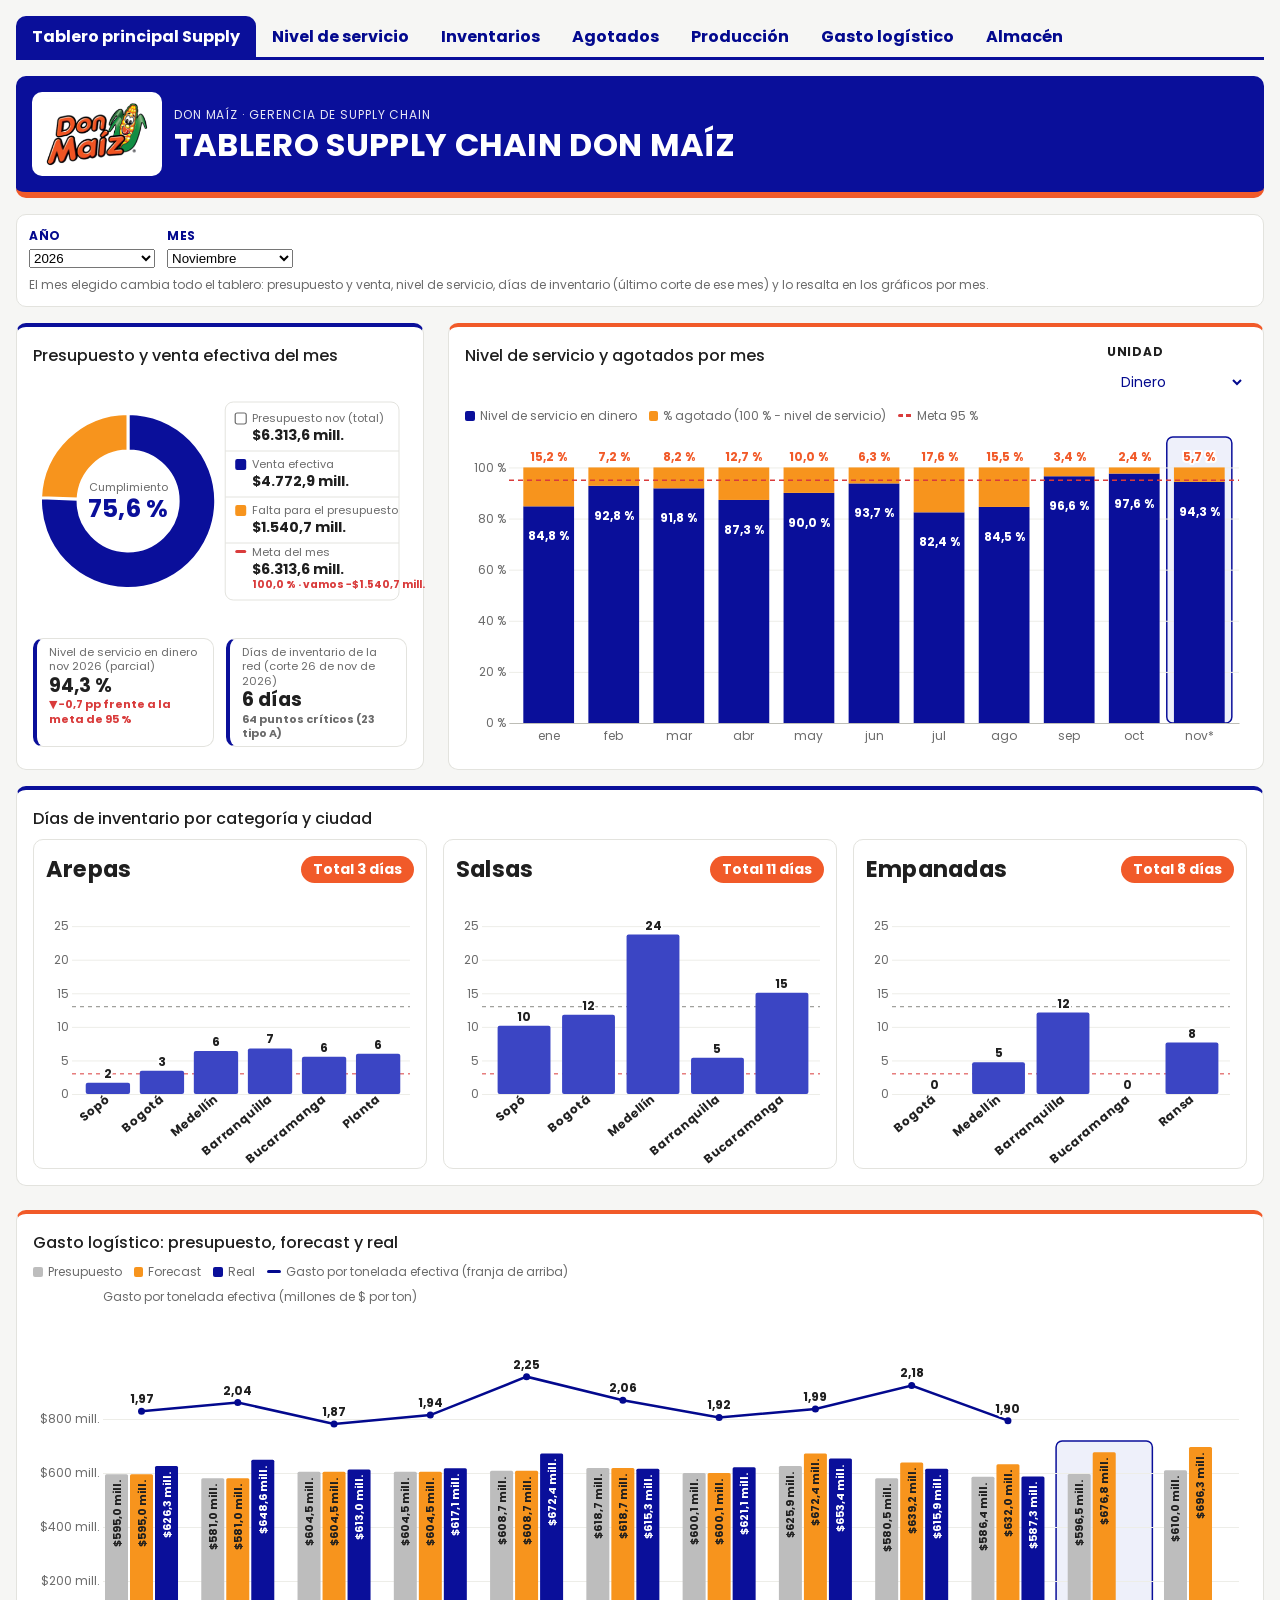
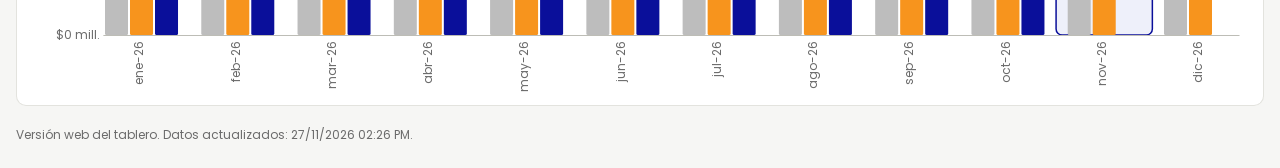
<file: index.html>
<!doctype html>
<html lang="es">
<head>
<meta charset="utf-8">
<meta name="viewport" content="width=device-width, initial-scale=1">
<meta name="robots" content="noindex, nofollow">
<title>Tablero Supply Chain Don Maíz</title>
<style>
:root { color-scheme: light;
  --color-fg: #1F1F1F; --color-fg-muted: #6B6B6B; --color-bg: #F6F6F4; --color-panel: #FFFFFF; --color-border-line: #E3E3DE;
  --color-ok: #149A3A; --color-warn: #F7941D; --color-bad: #D93B3B; --dm-bg-soft: #EEF0FA;
  --cds-border: #E3E3DE; --cds-chart-axis: #BDBDB6; --cds-chart-grid: #EDEDE8; --cds-chart-muted: #BDBDBD; --cds-chart-reference: #8A8A85;
  --cds-chart-status-critical: #D93B3B; --cds-dur-slow: 300ms; --cds-text-secondary: #6B6B6B;
  --cds-font-size-caption: 12px; --cds-font-size-body: 14px; --cds-font-size-heading: 16px; --cds-font-size-title: 26px; --cds-font-weight-medium: 500;
  --cds-gap-xs: 4px; --cds-gap-sm: 8px; --cds-gap-md: 12px; --cds-gap-lg: 16px; --cds-gap-xl: 24px;
  --cds-pad-xs: 4px; --cds-pad-sm: 8px; --cds-pad-md: 12px; --cds-pad-lg: 16px; --cds-pad-xl: 24px;
  --cds-radius: 10px; --cds-shadow-popover: 0 6px 24px rgba(0,0,0,.14); --cds-surface-popover: #FFFFFF;
  --font-anthropic-sans: 'Poppins', system-ui, -apple-system, 'Segoe UI', Arial, sans-serif; }
[hidden] { display: none !important; }
*, *::before, *::after { box-sizing: border-box; }
html, body { margin: 0; background: var(--color-bg); color: var(--color-fg); font-family: var(--font-anthropic-sans); font-size: 14px; }
#dash-root { max-width: 1500px; margin: 0 auto; padding: 16px; box-sizing: border-box; }
.web-foot { max-width: 1500px; margin: 0 auto; padding: 4px 16px 24px; color: var(--color-fg-muted); font-size: 12px; }
@media (max-width: 600px) { #dash-root { padding: 8px; } }
</style>
<script src="lib/d3.min.js"></script>
<script>
// Motor mínimo que replica el del tablero en Claude: datos (data/*.json), cálculos, filtros y dibujos marcados con data-draw.
window.dash = (() => {
  const DS = ["inventario", "produccion", "mps", "mps_estado", "agotados", "agotados_estado", "venta_mensual", "ns", "ns_estado", "gasto", "gasto_estado", "presupuesto", "presupuesto_estado", "ventas", "ventas_estado", "exportaciones", "ns_ref", "ritmo", "almacen_mp", "almacen_cavas", "almacen_estado"], data = {}, calcs = {}, draws = {}, onDatas = [], cache = {};
  let params = {"bods": [], "cat": "Nacional", "ciudades": [], "corte": null, "segs": []}, loaded = false, queued = false;
  const ok = (rows) => ({ status: 'ok', data: rows, columns: rows && rows[0] ? Object.keys(rows[0]) : [], meta: [], refreshing: false });
  const api = {
    colors: ['#0A0F9A', '#F7941D', '#2F6FB0', '#F15A29', '#7B2A78', '#0B6B2B', '#C9A100', '#5E8C9A'],
    data(id) {
      if (calcs[id]) {
        if (!loaded) return { status: 'loading', data: [] };
        if (!(id in cache)) { const c = calcs[id]; try { cache[id] = ok(c.fn(...c.inputs.map((i) => api.data(i).data))); } catch (e) { console.error(e); cache[id] = { status: 'error', data: [], message: String(e) }; } }
        return cache[id];
      }
      if (!loaded) return { status: 'loading', data: [] };
      return data[id] ? ok(data[id]) : { status: 'missing', data: [] };
    },
    calc(id, o) { calcs[id] = o; },
    loader() {},
    draw(name, fn) { if (fn === undefined) { schedule(); return; } draws[name] = fn; },
    onData(fn) { onDatas.push(fn); },
    params() { return params; },
    setParams(p) { const n = { ...params }; Object.entries(p).forEach(([k, v]) => { if (v === null) delete n[k]; else n[k] = v; }); params = n; schedule(); },
    resetParams() { params = {"bods": [], "cat": "Nacional", "ciudades": [], "corte": null, "segs": []}; schedule(); },
    setLink(name) { try { history.replaceState(null, '', '#' + name); } catch (e) {} schedule(); },
    refresh() {},
  };
  const visible = (el) => !el.closest('[hidden]');
  function render() {
    queued = false;
    onDatas.forEach((f) => { try { f(); } catch (e) { console.error(e); } });
    Object.entries(draws).forEach(([name, fn]) => {
      document.querySelectorAll('[data-draw="' + name + '"]').forEach((el) => {
        if (!visible(el)) return;
        try { if (typeof fn === 'function') fn(el); else if (fn && fn.update) { if (!el.__m) el.__m = fn.mount ? fn.mount(el) : null; fn.update(el, el.__m); } } catch (e) { console.error(name, e); }
      });
    });
  }
  function schedule() { if (!queued) { queued = true; requestAnimationFrame(render); } }
  window.addEventListener('resize', schedule);
  window.addEventListener('DOMContentLoaded', () => {
    Promise.all(DS.map((d) => fetch('data/' + d + '.json', { cache: 'no-cache' }).then((r) => r.json()).then((j) => { data[d] = Array.isArray(j) ? j : (j && (j.rows || j.data || j.results)) || [j]; }).catch(() => {})))
      .then(() => { loaded = true; schedule(); });
    schedule();
  });
  return api;
})();
</script>
</head>
<body>
<div id="dash-root">

<style>
/* Tipo de letra de la marca (Poppins). */
@font-face { font-family: 'Poppins'; font-style: normal; font-weight: 400; font-display: swap; src: url(fonts/poppins-400.woff) format('woff'); }
@font-face { font-family: 'Poppins'; font-style: normal; font-weight: 500; font-display: swap; src: url(fonts/poppins-500.woff) format('woff'); }
@font-face { font-family: 'Poppins'; font-style: normal; font-weight: 600 800; font-display: swap; src: url(fonts/poppins-700.woff) format('woff'); }
</style>
<style>
/* Layout: tab bar, green brand band with global filters, then one of two tabs: "Resumen general" (charts by city and family) or "Resumen" (detail tiles, charts, tables). */
#dash-root { --dash-gutter: 12px; }
.dm { --dm-green: #0A0F9A; --dm-green-dk: #03098E; --dm-orange: #F15A29; --dm-orange-2: #F7941D; --dm-on-band: #FFFFFF;
--dm-crit: var(--cds-chart-status-critical); --dm-ok: #149A3A; --dm-sob: #F7941D; --dm-sin: var(--cds-chart-muted);
font-family: 'Poppins', var(--font-anthropic-sans); display: flex; flex-direction: column; gap: var(--cds-gap-lg); }
.dm-tabs { display: flex; gap: var(--cds-gap-xs); flex-wrap: wrap; }
.dm-maintabs { display: flex; gap: 0; flex-wrap: wrap; border-bottom: 3px solid var(--dm-green); }
.dm-main-tab { font: inherit; font-size: var(--cds-font-size-heading); font-weight: 800; padding: var(--cds-pad-sm) var(--cds-pad-lg); cursor: pointer;
border: 0; border-radius: var(--cds-radius) var(--cds-radius) 0 0; background: transparent; color: var(--dm-green-dk); }
.dm-main-tab[aria-selected="true"] { background: var(--dm-green); color: var(--dm-on-band); }
.dm-main-tab:focus-visible { outline: 3px solid var(--dm-orange-2); outline-offset: 2px; }
.dm-main { display: flex; flex-direction: column; gap: var(--cds-gap-lg); }
.dm-wip { background: var(--color-panel); border: 1px dashed var(--color-border-line); border-radius: var(--cds-radius); padding: var(--cds-pad-xl);
display: flex; flex-direction: column; gap: var(--cds-gap-sm); align-items: flex-start; }
.dm-wip-badge { font-size: var(--cds-font-size-caption); font-weight: 800; text-transform: uppercase; letter-spacing: .06em; color: var(--dm-on-band);
background: var(--dm-orange); border-radius: 999px; padding: 2px var(--cds-pad-sm); }
.dm-tab, .pr-tab { font: inherit; font-size: var(--cds-font-size-body); font-weight: 700; padding: var(--cds-pad-sm) var(--cds-pad-lg); cursor: pointer;
border: 2px solid var(--dm-green); border-radius: var(--cds-radius); background: var(--color-panel); color: var(--dm-green); }
.dm-tab[aria-selected="true"], .pr-tab[aria-selected="true"] { background: var(--dm-green); color: var(--dm-on-band); }
.dm-tab:focus-visible, .pr-tab:focus-visible, .dm-select:focus-visible { outline: 3px solid var(--dm-orange-2); outline-offset: 2px; }

.dm-band { background: var(--dm-green); color: var(--dm-on-band); border-radius: var(--cds-radius);
border-bottom: 6px solid var(--dm-orange); padding: var(--cds-pad-lg); display: flex; flex-wrap: wrap;
gap: var(--cds-gap-md); align-items: flex-end; justify-content: space-between; }
.dm-head { display: flex; gap: var(--cds-gap-md); align-items: center; min-width: 0; flex-wrap: wrap; }
.dm-logo { background: #FFFFFF; border-radius: var(--cds-radius); padding: 6px 10px; display: flex; align-items: center; flex: none; }
.dm-logo img { height: 72px; width: auto; display: block; }
.dm-brand { display: flex; flex-direction: column; gap: var(--cds-gap-xs); min-width: 0; }
.dm-kicker { font-size: var(--cds-font-size-caption); letter-spacing: .08em; text-transform: uppercase; opacity: .9; }
.dm-title { margin: 0; font-size: clamp(1.5rem, 3.4vw, 2.3rem); font-weight: 800; letter-spacing: .01em; text-transform: uppercase; line-height: 1.05; text-wrap: balance; }
.dm-take { margin: 0; font-size: var(--cds-font-size-body); max-width: 62ch; }
.dm-take b { font-weight: 800; font-variant-numeric: tabular-nums; }
.dm-filters { display: flex; flex-wrap: wrap; gap: var(--cds-gap-md); align-items: flex-end; }
.dm-field { display: flex; flex-direction: column; gap: var(--cds-gap-xs); }
.dm-flabel { font-size: var(--cds-font-size-caption); text-transform: uppercase; letter-spacing: .06em; font-weight: 700; }
.dm-select { font: inherit; font-size: var(--cds-font-size-body); padding: var(--cds-pad-xs) var(--cds-pad-sm); min-width: 9rem;
border-radius: var(--cds-radius); border: 2px solid var(--dm-on-band); background: var(--dm-on-band); color: var(--dm-green-dk); }
.dm-ms { position: relative; }
.dm-ms-btn { font: inherit; font-size: var(--cds-font-size-body); padding: var(--cds-pad-xs) var(--cds-pad-sm); min-width: 10rem; max-width: 16rem; text-align: left; cursor: pointer;
border-radius: var(--cds-radius); border: 2px solid var(--dm-on-band); background: var(--dm-on-band); color: var(--dm-green-dk);
white-space: nowrap; overflow: hidden; text-overflow: ellipsis; }
.dm-ms-btn:focus-visible { outline: 3px solid var(--dm-orange-2); outline-offset: 2px; }
.dm-ms-pop { position: absolute; top: calc(100% + 4px); left: 0; z-index: 5; min-width: 14rem; max-height: 18rem; overflow: auto;
background: var(--color-panel); color: var(--color-fg); border: 1px solid var(--color-border-line); border-radius: var(--cds-radius);
box-shadow: var(--cds-shadow-popover); padding: var(--cds-pad-sm); display: flex; flex-direction: column; gap: var(--cds-gap-xs); }
.dm-ms-all { font: inherit; font-size: var(--cds-font-size-caption); font-weight: 700; color: var(--dm-green-dk); background: transparent; border: 0; padding: 0 0 var(--cds-pad-xs); text-align: left; cursor: pointer; }
.dm-ms-list { display: flex; flex-direction: column; gap: 2px; }
.dm-ms-opt { display: flex; gap: .45rem; align-items: center; font-size: var(--cds-font-size-caption); cursor: pointer; padding: 2px 0; }
.dm-ms-opt input { accent-color: var(--dm-green); }
.mo-bar { display: flex; flex-direction: column; gap: var(--cds-gap-sm); }
.mo-bar .dm-select, .mo-bar .dm-ms-btn { border-color: var(--dm-green); }
.ag-var { font-size: var(--cds-font-size-caption); font-weight: 800; font-family: 'Poppins', var(--font-anthropic-sans); fill: var(--dm-orange); }
.ag-bv-wrap { position: static; }
#agotados-vs-venta { position: relative; }
.ag-var { position: absolute; top: 14px; right: 16px; z-index: 1; }
.ag-var table { border-collapse: separate; border-spacing: 0; font-size: 12px; font-variant-numeric: tabular-nums; background: var(--color-panel); border: 1px solid var(--cds-border); border-radius: 8px; overflow: hidden; box-shadow: 0 1px 4px rgba(0,0,0,.06); }
.ag-var th { background: var(--dm-green); color: #FFFFFF; font-weight: 700; padding: 5px 10px; font-size: 11px; text-align: right; }
.ag-var th:first-child { text-align: left; }
.ag-var td { padding: 4px 10px; text-align: right; border-bottom: 1px solid var(--cds-border); white-space: nowrap; font-weight: 800; }
.ag-var td:first-child { text-align: left; font-weight: 600; color: var(--color-fg); }
.ag-var tr:last-child td { border-bottom: 0; }
.ag-var .ag-up { color: var(--cds-chart-status-critical); } .ag-var .ag-dn { color: var(--dm-ok); } .ag-var .ag-neu { color: var(--color-fg); }
@media (max-width: 700px) { .ag-var { position: static; margin-top: var(--cds-gap-sm); } }
.mo-bar .dm-flabel { color: var(--dm-green-dk); }
.mo-gauges { display: grid; grid-template-columns: 1fr auto 1fr; gap: var(--cds-gap-md); align-items: center; }
#otif.ot-modo-exp [data-draw=ot-excep] { display: none !important; }
.dm-select:disabled { opacity: .45; cursor: not-allowed; }
.ex-est { display: inline-block; border-radius: 999px; padding: 2px 10px; font-weight: 800; font-size: 11px; color: #FFFFFF; background: var(--cds-chart-status-critical); white-space: nowrap; }
.ex-est.ex-ok { background: var(--dm-ok); } .ex-est.ex-cub { background: var(--dm-green); } .ex-est.ex-falta { background: var(--dm-orange-2); }
.ex-leg { display: flex; gap: var(--cds-gap-lg); flex-wrap: wrap; font-size: 13px; font-weight: 700; margin: 0 0 var(--cds-gap-sm); }
.ex-leg i { display: inline-block; width: 12px; height: 12px; border-radius: 3px; margin-right: 6px; vertical-align: -1px; }
.ot-gauges { display: grid; grid-template-columns: repeat(3, minmax(0, 1fr)) auto; gap: var(--cds-gap-lg); align-items: center; }
@media (max-width: 900px) { .ot-gauges { grid-template-columns: 1fr 1fr; } }
.ot-rangos table { border-collapse: separate; border-spacing: 0; font-size: 12px; font-variant-numeric: tabular-nums; border: 1px solid var(--cds-border); border-radius: 8px; overflow: hidden; }
.ot-rangos th { background: var(--dm-green); color: #FFFFFF; font-weight: 700; padding: 5px 10px; font-size: 11px; text-align: right; }
.ot-rangos th:first-child, .ot-rangos td:first-child { text-align: left; }
.ot-rangos td { padding: 3px 10px; text-align: right; border-bottom: 1px solid var(--cds-border); font-weight: 700; }
.ot-rangos tr:last-child td { border-bottom: 0; color: var(--cds-chart-status-critical); }
.ot-rangos p { font-size: 11px; color: var(--color-fg-muted); margin: 6px 2px 0; max-width: 12rem; }
@media (max-width: 640px) { .mo-gauges { grid-template-columns: 1fr; } .mo-eq { display: none; } }
.mo-gauge { display: flex; flex-direction: column; align-items: center; gap: var(--cds-gap-xs); min-width: 0; }
.mo-gauge-t { margin: 0; font-size: var(--cds-font-size-body); font-weight: 800; color: var(--dm-green-dk); text-transform: uppercase; letter-spacing: .04em; }
.mo-gauge-box { width: 100%; max-width: 22rem; min-height: 150px; }
.mo-gauge-box svg { display: block; overflow: visible; }
.mo-gauge-v { font-family: 'Poppins', var(--font-anthropic-sans); font-weight: 600; font-size: 2.1rem; font-variant-numeric: tabular-nums; }
.mo-gauge-tag { font-size: var(--cds-font-size-caption); fill: var(--color-fg-muted); font-family: 'Poppins', var(--font-anthropic-sans); }
.mo-eq { font-size: 2.6rem; font-weight: 800; color: var(--dm-orange); }
.mo-mini { display: flex; flex-wrap: wrap; gap: var(--cds-gap-sm); justify-content: center; font-size: var(--cds-font-size-caption); color: var(--color-fg-muted); }
.mo-mini span { background: var(--dm-bg-soft, transparent); border: 1px solid var(--color-border-line); border-radius: var(--cds-radius); padding: 2px var(--cds-pad-sm); }
.mo-mini b { color: var(--color-fg); font-variant-numeric: tabular-nums; }
.dm-strip { background: var(--color-panel); border: 1px solid var(--color-border-line); border-radius: var(--cds-radius); padding: var(--cds-pad-md); }
.dm-strip .dm-flabel { color: var(--dm-green-dk); }
.dm-strip .dm-select { border-color: var(--dm-green); }

.dm-page { display: flex; flex-direction: column; gap: var(--cds-gap-lg); }
.dm-grid2 { display: grid; gap: var(--cds-gap-md); grid-template-columns: repeat(auto-fit, minmax(min(100%, 28rem), 1fr)); }
.ns-cli-f { display: flex; gap: var(--cds-gap-md); flex-wrap: wrap; } .ns-cli-f .dm-ms-btn { min-width: 11rem; border: 2px solid var(--dm-green); border-radius: 8px; background: var(--color-panel, #fff); }
.ns-cli-pop .dm-ms-list { max-height: 22rem; overflow: auto; min-width: 20rem; }
.ns-cli-q { font: inherit; width: 100%; box-sizing: border-box; padding: 6px 10px; margin-bottom: 8px; border: 2px solid var(--dm-green); border-radius: 8px; }
.dm-ms-opt[hidden] { display: none; }
.dm-tiles.ns-tiles { grid-template-columns: minmax(0, 1fr) minmax(0, 2.2fr); }
@media (max-width: 800px) { .dm-tiles.ns-tiles { grid-template-columns: 1fr; } }
.dm-tile.ns-acum { display: flex; flex-direction: row; gap: var(--cds-gap-md); align-items: center; flex-wrap: wrap; } .ns-acum > div:first-child { display: flex; flex-direction: column; flex: 1 1 13rem; }
.ns-prev { display: flex; gap: var(--cds-gap-sm); flex: 1.4 1 20rem; align-self: center; }
.ns-mini { flex: 1; border: 1px solid var(--cds-border); border-radius: 10px; padding: 8px 12px; background: var(--color-panel); display: flex; flex-direction: column; gap: 2px; }
.ns-mini span { font-size: 12px; color: var(--color-fg-muted); } .ns-mini b { font-size: 1.5rem; line-height: 1.15; color: var(--color-fg); } .ns-mini i { font-style: normal; font-size: 12px; font-weight: 700; }
.dm-tiles { display: grid; gap: var(--cds-gap-sm); grid-template-columns: repeat(auto-fit, minmax(min(100%, 9.5rem), 1fr)); }
.dm-tile { background: var(--color-panel); border: 1px solid var(--color-border-line); border-left: 4px solid var(--dm-green); border-radius: var(--cds-radius);
padding: var(--cds-pad-sm) var(--cds-pad-md); display: flex; flex-direction: column; gap: var(--cds-gap-xs); }
.dm-tile-bad { border-left-color: var(--dm-crit); }
.pp-venta-wrap { display: grid; grid-template-columns: minmax(0, 1fr); gap: var(--cds-gap-md); }
.pp-kpis { display: grid; gap: var(--cds-gap-md); grid-template-columns: repeat(2, minmax(0, 1fr)); }
@media (max-width: 480px) { .pp-kpis { grid-template-columns: 1fr; } }
.dm-chart.pp-venta-chart { min-height: 0; }
/* Tarjetas bajitas debajo del gráfico de presupuesto */
.pp-kpis .dm-tile { padding: 6px var(--cds-pad-md); gap: 0; }
.pp-kpis .dm-tile-l { font-size: 11px; line-height: 1.3; }
.pp-kpis .dm-tile-v { font-size: 1.35rem; line-height: 1.25; }
.pp-kpis .dm-tile-d { font-size: 11px; line-height: 1.3; }
.pp-select { min-width: 9rem; }
.g-top { display: grid; gap: var(--cds-gap-md); grid-template-columns: minmax(0, 2.2fr) minmax(10rem, 1fr) minmax(10rem, 1fr); align-items: stretch; }
.g-top > .dm-tile { justify-content: center; }
.g-acum-card { padding-bottom: var(--cds-gap-sm); }
.g-acum-card .dm-chart { min-height: 0; }
.g-acum-rango { font-size: var(--cds-font-size-caption); color: var(--color-fg-muted); font-weight: 400; }
@media (max-width: 900px) { .g-top { grid-template-columns: 1fr 1fr; } .g-acum-card { grid-column: 1 / -1; } }
.pp-row1 { display: grid; gap: var(--cds-gap-xl); grid-template-columns: minmax(0, 4fr) minmax(0, 8fr); }
@media (max-width: 1100px) { .pp-row1 { grid-template-columns: 1fr; } }
.pp-stack { display: grid; grid-template-columns: 1fr; gap: var(--cds-gap-xl); }
.pp-head { display: flex; justify-content: space-between; align-items: flex-start; gap: 12px; flex-wrap: wrap; }
.pp-head .dm-h2 { margin-bottom: 0; }
.pp-uni-f { min-width: 140px; }
.pp-big { display: flex; flex-direction: column; align-items: center; margin: var(--cds-gap-sm) 0; }
.pp-bar-v { font-weight: 700; pointer-events: none; }
.pp-fam-grid { display: grid; grid-template-columns: repeat(3, minmax(0, 1fr)); gap: var(--cds-gap-lg); }
@media (max-width: 900px) { .pp-fam-grid { grid-template-columns: 1fr; } }
.pp-fam-box { border: 1px solid var(--cds-border); border-radius: var(--cds-radius); padding: var(--cds-pad-md) var(--cds-pad-md) var(--cds-pad-sm); background: var(--color-panel); position: relative; }
.pp-fam-head { display: flex; align-items: center; justify-content: space-between; gap: var(--cds-gap-sm); margin-bottom: var(--cds-gap-xs); }
.pp-fam-name { font-family: 'Poppins', var(--font-anthropic-sans); font-weight: 800; font-size: 1.6rem; letter-spacing: .01em; color: var(--color-fg); }
.pp-fam-badge { background: var(--dm-orange); color: #FFFFFF; font-weight: 700; font-size: var(--cds-font-size-body); border-radius: 999px; padding: 3px 12px; white-space: nowrap; }
.dm-tile-d { font-size: var(--cds-font-size-caption); font-weight: 600; color: var(--color-fg-muted); }
.dm-tile-d:empty { display: none; }
.dm-tile-d.dm-up { color: var(--dm-ok); } .dm-tile-d.dm-down { color: var(--cds-chart-status-critical); }
.dm-halo { paint-order: stroke; stroke: var(--color-panel); stroke-width: 4px; stroke-linejoin: round; }
.dm-small { font-size: 10px; }
.dm-tile-l { font-size: var(--cds-font-size-caption); color: var(--color-fg-muted); }
.dm-tile-v { font-family: 'Poppins', var(--font-anthropic-sans); font-weight: 600; font-size: var(--cds-font-size-title); font-variant-numeric: tabular-nums; color: var(--color-fg); }
.dm-card { background: var(--color-panel); border: 1px solid var(--color-border-line); border-top: 4px solid var(--dm-green);
border-radius: var(--cds-radius); padding: var(--cds-pad-lg); display: flex; flex-direction: column; gap: var(--cds-gap-sm); min-width: 0; }
.dm-card-o { border-top-color: var(--dm-orange); }
.dm-h2 { margin: 0; font-size: var(--cds-font-size-heading); font-weight: var(--cds-font-weight-medium); color: var(--color-fg); }
.dm-section { margin: 0; font-size: var(--cds-font-size-title); font-weight: 800; text-transform: uppercase; color: var(--dm-green); letter-spacing: .02em; }
.dm-note { margin: 0; font-size: var(--cds-font-size-caption); color: var(--color-fg-muted); }
.dm-legend { display: flex; flex-wrap: wrap; gap: var(--cds-gap-md); font-size: var(--cds-font-size-caption); color: var(--color-fg-muted); }
.dm-sw { display: inline-block; width: .7rem; height: .7rem; border-radius: 2px; margin-right: .35rem; vertical-align: -1px; }
.dm-sw-line { height: 3px; width: 1rem; vertical-align: 3px; }
.dm-sw-g { background: var(--dm-green); } .dm-sw-o { background: var(--dm-orange-2); } .dm-sw-r { background: var(--dm-orange); }
.dm-sw-crit { background: var(--dm-crit); } .dm-sw-ok { background: var(--dm-ok); } .dm-sw-sob { background: var(--dm-sob); } .dm-sw-sin { background: var(--dm-sin); }
.dm-sw-a { background: var(--dm-orange); }
.dm-chart { position: relative; min-height: 290px; }
.dm-chart-s { min-height: 250px; }
.dm-chart svg { display: block; overflow: visible; }
.dm-chart .tick text, .dm-axis-t { fill: var(--color-fg-muted); font-size: var(--cds-font-size-caption); font-family: 'Poppins', var(--font-anthropic-sans); }
.dm-chart .domain { stroke: var(--cds-chart-axis); }
.dm-chart .tick line { stroke: var(--cds-chart-grid); }
.dm-val { fill: var(--color-fg); font-size: var(--cds-font-size-caption); font-weight: 700; font-family: 'Poppins', var(--font-anthropic-sans); font-variant-numeric: tabular-nums; }
.dm-val-in { fill: var(--dm-on-band); font-size: var(--cds-font-size-caption); font-weight: 700; font-family: 'Poppins', var(--font-anthropic-sans); }
.dm-ref { stroke: var(--cds-chart-reference); stroke-dasharray: 4 4; stroke-width: 1; }
.dm-ref-bad { stroke: var(--cds-chart-status-critical); }
.dm-reft { font-size: var(--cds-font-size-caption); fill: var(--color-fg-muted); font-family: 'Poppins', var(--font-anthropic-sans); }
.dm-tip { position: absolute; pointer-events: none; background: var(--cds-surface-popover); border: 1px solid var(--cds-border);
border-radius: var(--cds-radius); box-shadow: var(--cds-shadow-popover); padding: var(--cds-pad-xs) var(--cds-pad-sm);
font-size: var(--cds-font-size-caption); color: var(--color-fg); white-space: nowrap; z-index: 2; }
.dm-tip-h { color: var(--cds-text-secondary); }
.dm-fail { display: flex; align-items: center; justify-content: center; gap: .4rem; min-height: inherit; color: var(--color-fg-muted); font-size: var(--cds-font-size-caption); }
.dm-fail-dot { width: .375rem; height: .375rem; border-radius: 50%; background: var(--color-bad); }

.dm-tablebox { overflow: auto; max-height: 26rem; }
.ag-fila2 { display: grid; gap: var(--cds-gap-md); grid-template-columns: repeat(auto-fit, minmax(min(100%, 30rem), 1fr)); margin-bottom: var(--cds-gap-md); }
.ag-fila-tabla { display: grid; gap: var(--cds-gap-md); grid-template-columns: minmax(0, 1fr); align-items: start; }
@media (max-width: 900px) { .ag-fila-tabla { grid-template-columns: 1fr; } }
.ag-tablebox { max-height: 34rem; }
.ag-tablebox thead th { position: sticky; top: 0; background: var(--color-bg, #fff); z-index: 1; }
.dm { --iv-arepas: #0A0F9A; --iv-salsas: #F7941D; --iv-empanadas: #5E8C9A; }
.lc-head { display: flex; justify-content: space-between; align-items: flex-start; gap: var(--cds-gap-lg); flex-wrap: wrap; }
.lc-chips { display: flex; gap: var(--cds-gap-sm); flex-wrap: wrap; }
.lc-chip { display: flex; flex-direction: column; align-items: center; min-width: 5.2rem; padding: 6px 12px; border-radius: 10px; border: 1px solid var(--cds-border); background: var(--color-panel); }
.lc-chip b { font-size: 1.35rem; line-height: 1.1; color: var(--color-fg); }
.lc-chip span { font-size: 11px; color: var(--color-fg-muted); }
.lc-chip.lc-red { border-color: var(--cds-chart-status-critical); } .lc-chip.lc-red b { color: var(--cds-chart-status-critical); }
.lc-box { margin-top: var(--cds-gap-md); max-height: 34rem; overflow: auto; border: 1px solid var(--cds-border); border-radius: 10px; }
.lc-table { width: 100%; border-collapse: separate; border-spacing: 0; table-layout: fixed; font-size: 13px; font-variant-numeric: tabular-nums; }
.lc-table thead th { position: sticky; top: 0; z-index: 1; background: var(--dm-green); color: #FFFFFF; font-weight: 700; text-align: left; padding: 10px 12px; font-size: 12px; }
.lc-table td { padding: 8px 12px; border-bottom: 1px solid var(--cds-border); vertical-align: middle; overflow: hidden; text-overflow: ellipsis; white-space: nowrap; }
.lc-table tbody tr.lc-row:nth-child(even) td { background: #FAFAF8; }
.lc-table tbody tr.lc-row:hover td { background: var(--dm-bg-soft, #EEF0FA); }
.lc-table .lc-n { text-align: right; } .lc-table .lc-c { text-align: center; }
.lc-table td.lc-city { font-weight: 700; }
.lc-table td.lc-ref { color: var(--color-fg-muted); font-weight: 600; }
.lc-group td { background: var(--dm-bg-soft, #EEF0FA) !important; font-weight: 800; color: var(--dm-green); font-size: 12px; letter-spacing: .03em; padding: 6px 12px; }
.lc-days { display: flex; align-items: center; gap: 8px; }
.lc-pill { min-width: 3.1rem; text-align: center; border-radius: 999px; padding: 2px 8px; font-weight: 800; font-size: 12px; color: #FFFFFF; background: var(--cds-chart-status-critical); }
.lc-pill.lc-warn { background: var(--dm-orange-2); }
.lc-pill.lc-ok { background: var(--dm-ok); }
.lc-head .dm-select { border-color: var(--dm-green); }
:is(#ns-agotados, #agotados-top) .lc-box { max-height: 44rem; }
:is(#ns-agotados, #agotados-top) .lc-table { font-size: 14px; }
:is(#ns-agotados, #agotados-top) col:nth-child(1) { width: 4%; }
:is(#ns-agotados, #agotados-top) col:nth-child(2) { width: 7%; }
:is(#ns-agotados, #agotados-top) col:nth-child(4) { width: 11%; }
:is(#ns-agotados, #agotados-top) col:nth-child(5) { width: 15%; }
:is(#ns-agotados, #agotados-top) col:nth-child(6) { width: 23%; }
:is(#ns-agotados, #agotados-top) .lc-table thead th { padding: 8px 12px; font-size: 13px; }
:is(#ns-agotados, #agotados-top) .lc-table td { padding: 5px 12px; }
:is(#ns-agotados, #agotados-top) .lc-table td.lc-n { font-weight: 700; }
:is(#ns-agotados, #agotados-top) .lc-table .lc-n { text-align: center; }
:is(#ns-agotados, #agotados-top) .lc-pill { font-size: 12.5px; padding: 1px 8px; min-width: 3.4rem; }
:is(#ns-agotados, #agotados-top) .lc-bar { height: 7px; }
:is(#ns-agotados, #agotados-top) tfoot td { position: sticky; bottom: 0; z-index: 1; background: #E4E6F6; font-weight: 800; font-size: 14.5px; color: var(--dm-green-dk); border-top: 2px solid var(--dm-green); padding: 8px 12px; }
.al-sem { display: inline-block; border-radius: 999px; padding: 2px 10px; font-weight: 800; font-size: 11px; color: #FFFFFF; white-space: nowrap; }
.al-cavas { display: grid; gap: var(--cds-gap-lg); grid-template-columns: repeat(2, minmax(0, 1fr)); }
@media (max-width: 900px) { .al-cavas { grid-template-columns: 1fr; } }
.al-kv { display: grid; grid-template-columns: repeat(3, minmax(0, 1fr)); gap: var(--cds-gap-sm); }
.al-kv div { border: 1px solid var(--cds-border); border-radius: 10px; padding: 6px 10px; display: flex; flex-direction: column; }
.al-kv span { font-size: 11px; color: var(--color-fg-muted); } .al-kv b { font-size: 1.15rem; font-variant-numeric: tabular-nums; }
.lc-bar { flex: 1; height: 6px; border-radius: 3px; background: var(--color-border-line); overflow: hidden; }
.lc-bar i { display: block; height: 100%; border-radius: 3px; }
.iv-leg { align-items: center; }
.iv-leg-f { display: inline-flex; align-items: center; gap: 8px; font-size: 1.05rem; font-weight: 800; color: var(--color-fg); margin-right: 10px; }
.iv-leg-sw { width: 20px; height: 20px; border-radius: 5px; display: inline-block; }
.iv-col { display: flex; flex-direction: column; gap: var(--cds-gap-lg); min-width: 0; }
.iv-fam-grid:has(.iv-col) { align-items: stretch; }
#fam-todas { flex: 1 1 auto; display: flex; flex-direction: column; min-height: 0; }
.iv-todas-box { margin-top: 0; max-height: 36rem; }
@media (max-width: 1000px) { .iv-todas-box { flex: none; max-height: 34rem; } }
.iv-todas-box { overflow-x: hidden; } .iv-todas-box .lc-table { font-size: 12px; }
.iv-todas-box td { white-space: normal; overflow-wrap: anywhere; padding: 7px 4px; } .iv-todas-box th { padding: 9px 4px; font-size: 11px; white-space: normal; }
.iv-todas-box td.lc-n { white-space: nowrap; overflow-wrap: normal; } .iv-todas-box td:first-child, .iv-todas-box th:first-child { padding-left: 8px; }
.iv-fam-grid { display: grid; gap: var(--cds-gap-lg); grid-template-columns: repeat(3, minmax(0, 1fr)); align-items: stretch; }
#fam-todas { grid-column: 1 / -1; }
.iv-fam .iv-top .dm-table { font-size: 12px; } .iv-fam .iv-top .dm-table th, .iv-fam .iv-top .dm-table td { padding: 6px 3px; } .iv-fam .iv-top .dm-table th { font-size: 11px; white-space: normal; }
.iv-fam .iv-top-s { display: block; }
@media (max-width: 1000px) { .iv-fam-grid { grid-template-columns: 1fr; } }
.iv-top { max-height: none; }
.iv-top-t { margin-top: var(--cds-gap-md); }
.iv-top-s { font-size: var(--cds-font-size-caption); font-weight: 400; color: var(--color-fg-muted); margin-left: 6px; }
.iv-exp { border: 1px solid var(--cds-border); background: var(--color-panel); color: var(--dm-green); border-radius: 5px; width: 22px; height: 22px; line-height: 18px; font-weight: 800; cursor: pointer; padding: 0; font-family: inherit; }
.iv-exp:hover { background: var(--dm-bg-soft, #EEF0FA); }
.iv-child td { background: var(--dm-bg-soft, #EEF0FA); font-size: var(--cds-font-size-caption); }
.iv-child td.iv-city { padding-left: 1.6rem; font-weight: 600; }
.iv-sep td { border-top: 2px solid var(--cds-border); }
.dm-table { width: 100%; border-collapse: collapse; font-size: var(--cds-font-size-caption); font-variant-numeric: tabular-nums; }
.dm-table th { position: sticky; top: 0; background: var(--color-panel); text-align: left; font-weight: 700; color: var(--color-fg-muted);
padding: var(--cds-pad-xs) .4rem; border-bottom: 2px solid var(--dm-orange); white-space: nowrap; }
.dm-table td { padding: var(--cds-pad-xs) .4rem; border-bottom: 1px solid var(--color-border-line); vertical-align: top; white-space: nowrap; }
.dm-table td.dm-desc { white-space: normal; min-width: 8rem; line-height: 1.25; }
.dm-num { text-align: right; }
.dm-table th.dm-num { text-align: right; }
.dm-abc { display: inline-block; min-width: 1.4rem; text-align: center; border-radius: 999px; font-weight: 800; padding: 0 .35rem; }
.dm-abc-A { background: var(--dm-orange); color: var(--dm-on-band); }
.dm-abc-B { background: var(--dm-orange-2); color: var(--dm-on-band); }
.dm-abc-C { background: var(--color-border-line); color: var(--color-fg); }
.dm-days { color: var(--color-bad); font-weight: 800; }
.dm-matrix td, .dm-matrix th { text-align: right; }
.dm-matrix th:first-child, .dm-matrix td:first-child { text-align: left; }
.dm-matrix .dm-tot { font-weight: 800; }
[data-dash-source-state=refreshing] { opacity: .5; transition: opacity var(--cds-dur-slow); }
</style>

<div class="dm">
<nav class="dm-maintabs" role="tablist" aria-label="Pestañas principales">
<button class="dm-main-tab" type="button" role="tab" data-main="supply" aria-selected="true">Tablero principal Supply</button>
<button class="dm-main-tab" type="button" role="tab" data-main="ns" aria-selected="false">Nivel de servicio</button>
<button class="dm-main-tab" type="button" role="tab" data-main="inventarios" aria-selected="false">Inventarios</button>
<button class="dm-main-tab" type="button" role="tab" data-main="agotados" aria-selected="false">Agotados</button>
<button class="dm-main-tab" type="button" role="tab" data-main="produccion" aria-selected="false">Producción</button>
<button class="dm-main-tab" type="button" role="tab" data-main="gasto" aria-selected="false">Gasto logístico</button>
<button class="dm-main-tab" type="button" role="tab" data-main="almacen" aria-selected="false">Almacén</button>
</nav>

<header class="dm-band" id="encabezado">
<div class="dm-head">
<div class="dm-logo"><img src="img/logo.png" alt="Don Maíz"></div>
<div class="dm-brand">
<span class="dm-kicker">Don Maíz · Gerencia de Supply Chain</span>
<h1 class="dm-title">Tablero Supply Chain Don Maíz</h1>
<p class="dm-take">Al corte del <b data-draw="t-corte" data-source="inventario">—</b> la red cubre <b data-draw="t-dias" data-source="puntos">—</b> días de demanda. Hay <b data-draw="t-crit" data-source="puntos">—</b> puntos bodega-referencia en estado crítico, <b data-draw="t-crita" data-source="puntos">—</b> de ellos tipo A.</p>
</div>
</div>
<div class="dm-filters">
<label class="dm-field"><span class="dm-flabel">Corte</span>
<select class="dm-select" data-draw="corte" data-source="inventario" aria-label="Fecha de corte"></select></label>
<label class="dm-field"><span class="dm-flabel">Categoría</span>
<select class="dm-select dm-catsel" aria-label="Categoría">
<option value="Nacional">Nacional</option>
<option value="Exportaciones">Exportaciones</option>
<option value="Todas">Todas</option>
</select></label>
<div class="dm-field dm-ms" data-ms="ciudades">
<span class="dm-flabel">Ciudad</span>
<button class="dm-ms-btn" type="button" aria-expanded="false" aria-label="Elegir ciudades"><span data-draw="msl-ciudades" data-source="puntos">—</span></button>
<div class="dm-ms-pop" hidden><button class="dm-ms-all" type="button">Todas las ciudades</button><div class="dm-ms-list" data-draw="ms-ciudades" data-source="puntos"></div></div>
</div>
<div class="dm-field dm-ms" data-ms="bods">
<span class="dm-flabel">Bodega</span>
<button class="dm-ms-btn" type="button" aria-expanded="false" aria-label="Elegir bodegas"><span data-draw="msl-bods" data-source="puntos">—</span></button>
<div class="dm-ms-pop" hidden><button class="dm-ms-all" type="button">Todas las bodegas</button><div class="dm-ms-list" data-draw="ms-bods" data-source="puntos"></div></div>
</div>
<div class="dm-field dm-ms" data-ms="segs">
<span class="dm-flabel">Segmento</span>
<button class="dm-ms-btn" type="button" aria-expanded="false" aria-label="Elegir segmentos"><span data-draw="msl-segs" data-source="puntos">—</span></button>
<div class="dm-ms-pop" hidden><button class="dm-ms-all" type="button">Todos los segmentos</button><div class="dm-ms-list" data-draw="ms-segs" data-source="puntos"></div></div>
</div>
</div>
</header>

<!-- Pestaña principal: Inventarios -->
<section class="dm-main" id="inventarios" role="tabpanel">
<nav class="dm-tabs" role="tablist" aria-label="Subpestañas de Inventarios">
<button class="dm-tab" type="button" role="tab" data-tab="general" aria-selected="true">Resumen inventario</button>
<button class="dm-tab" type="button" role="tab" data-tab="resumen" aria-selected="false">Data</button>
</nav>

<!-- Pestaña 1 -->
<section class="dm-page" id="general" role="tabpanel">
<h2 class="dm-section" id="ciudades">Días de inventario por ciudad</h2>
<section class="dm-card dm-card-o" id="dias-ciudad">
<div class="dm-legend iv-leg">
<span class="iv-leg-f"><span class="iv-leg-sw" style="background: var(--iv-arepas)"></span>Arepas</span>
<span class="iv-leg-f"><span class="iv-leg-sw" style="background: var(--iv-salsas)"></span>Salsas</span>
<span class="iv-leg-f"><span class="iv-leg-sw" style="background: var(--iv-empanadas)"></span>Empanadas</span>
<span><span class="dm-sw" style="background: repeating-linear-gradient(135deg, #8A8A85 0 2px, #D9D9D4 2px 4px)"></span>Parte en tránsito (rayada)</span>
</div>
<div class="dm-chart" data-draw="c2" data-source="puntos"></div>
</section>

<h2 class="dm-section" id="familias">Días de inventario por familia y ciudad</h2>
<div class="dm-legend">
<span><span class="dm-sw dm-sw-line dm-sw-g"></span>Días de la familia (inventario + tránsito)</span>
<span><span class="dm-sw dm-sw-line dm-sw-a"></span>Días solo de referencias tipo A</span>
<span>Líneas punteadas: límite de crítico y de sobrestock</span>
</div>

<div class="iv-fam-grid">
<section class="dm-card iv-fam" id="fam-arepas">
<div class="pp-fam-head"><span class="pp-fam-name">Arepas</span><span class="pp-fam-badge" data-draw="b-AREPAS" data-source="puntos">—</span></div>
<div class="dm-chart dm-chart-s" data-draw="l-AREPAS" data-source="puntos"></div>
<h3 class="dm-h2 iv-top-t">Top 11 referencias críticas <span class="iv-top-s">5 tipo A · 3 tipo B · 3 tipo C · menos días primero</span></h3>
<div class="dm-tablebox iv-top">
<table class="dm-table" data-source="puntos">
<thead><tr><th></th><th>Ref</th><th>Producto</th><th>ABC</th><th class="dm-num" title="Ciudades críticas">Ciu. crít.</th><th class="dm-num" title="Días (mín.)">Días mín.</th><th class="dm-num">Inv+tr</th><th class="dm-num">Dem/día</th></tr></thead>
<tbody data-draw="t-AREPAS"></tbody>
</table>
</div>
<p class="dm-note" data-empty="AREPAS" hidden>Sin casos críticos en este corte.</p>
</section>
<section class="dm-card iv-fam" id="fam-salsas">
<div class="pp-fam-head"><span class="pp-fam-name">Salsas</span><span class="pp-fam-badge" data-draw="b-SALSAS" data-source="puntos">—</span></div>
<div class="dm-chart dm-chart-s" data-draw="l-SALSAS" data-source="puntos"></div>
<h3 class="dm-h2 iv-top-t">Top 11 referencias críticas <span class="iv-top-s">5 tipo A · 3 tipo B · 3 tipo C · menos días primero</span></h3>
<div class="dm-tablebox iv-top">
<table class="dm-table" data-source="puntos">
<thead><tr><th></th><th>Ref</th><th>Producto</th><th>ABC</th><th class="dm-num" title="Ciudades críticas">Ciu. crít.</th><th class="dm-num" title="Días (mín.)">Días mín.</th><th class="dm-num">Inv+tr</th><th class="dm-num">Dem/día</th></tr></thead>
<tbody data-draw="t-SALSAS"></tbody>
</table>
</div>
<p class="dm-note" data-empty="SALSAS" hidden>Sin casos críticos en este corte.</p>
</section>
<section class="dm-card iv-fam" id="fam-empanadas">
<div class="pp-fam-head"><span class="pp-fam-name">Empanadas</span><span class="pp-fam-badge" data-draw="b-EMPANADAS" data-source="puntos">—</span></div>
<div class="dm-chart dm-chart-s" data-draw="l-EMPANADAS" data-source="puntos"></div>
<h3 class="dm-h2 iv-top-t">Top 11 referencias críticas <span class="iv-top-s">5 tipo A · 3 tipo B · 3 tipo C · menos días primero</span></h3>
<div class="dm-tablebox iv-top">
<table class="dm-table" data-source="puntos">
<thead><tr><th></th><th>Ref</th><th>Producto</th><th>ABC</th><th class="dm-num" title="Ciudades críticas">Ciu. crít.</th><th class="dm-num" title="Días (mín.)">Días mín.</th><th class="dm-num">Inv+tr</th><th class="dm-num">Dem/día</th></tr></thead>
<tbody data-draw="t-EMPANADAS"></tbody>
</table>
</div>
<p class="dm-note" data-empty="EMPANADAS" hidden>Sin casos críticos en este corte.</p>
</section>
<section class="dm-card dm-card-o iv-fam" id="fam-todas">
<div class="pp-fam-head"><span class="pp-fam-name">Todas las referencias</span><span class="pp-fam-badge" data-draw="iv-todas-n" data-source="puntos">—</span></div>
<div class="lc-box iv-todas-box"><table class="lc-table" data-source="puntos">
<colgroup><col style="width:5%"><col style="width:8%"><col><col style="width:7%"><col style="width:7%"><col style="width:7%"><col style="width:7%"><col style="width:10%"><col style="width:12%"></colgroup>
<thead><tr><th></th><th>Ref</th><th>Producto</th><th class="lc-c">ABC</th><th class="lc-n" title="Ciudades críticas">Ciu. crít.</th><th class="lc-n">Días mín.</th><th class="lc-n">Días red</th><th class="lc-n">Inv+tr</th><th class="lc-n">Dem/día</th></tr></thead>
<tbody data-draw="iv-todas"></tbody></table></div>
</section>
</div>
</section>

<!-- Pestaña 2 -->
<section class="dm-page" id="resumen" role="tabpanel" hidden>
<div class="dm-tiles">
<div class="dm-tile"><span class="dm-tile-l">Inventario (und)</span><span class="dm-tile-v" data-draw="k-inv" data-source="puntos">—</span></div>
<div class="dm-tile"><span class="dm-tile-l">Tránsito (und)</span><span class="dm-tile-v" data-draw="k-tr" data-source="puntos">—</span></div>
<div class="dm-tile"><span class="dm-tile-l">Días de inventario</span><span class="dm-tile-v" data-draw="k-dias" data-source="puntos">—</span></div>
<div class="dm-tile dm-tile-bad"><span class="dm-tile-l">Críticos</span><span class="dm-tile-v" data-draw="k-crit" data-source="puntos">—</span></div>
<div class="dm-tile dm-tile-bad"><span class="dm-tile-l">Críticos tipo A</span><span class="dm-tile-v" data-draw="k-crita" data-source="puntos">—</span></div>
<div class="dm-tile"><span class="dm-tile-l">Inventario sin demanda (und)</span><span class="dm-tile-v" data-draw="k-sindem" data-source="puntos">—</span></div>
<div class="dm-tile"><span class="dm-tile-l">Referencias sin clasificar</span><span class="dm-tile-v" data-draw="k-sincl" data-source="puntos">—</span></div>
</div>

<div class="dm-grid2">
<section class="dm-card" id="estado-ciudad">
<h2 class="dm-h2">Puntos bodega-referencia por ciudad y estado</h2>
<div class="dm-legend">
<span><span class="dm-sw dm-sw-crit"></span>Crítico</span>
<span><span class="dm-sw dm-sw-ok"></span>Estable</span>
<span><span class="dm-sw dm-sw-sob"></span>Sobrestock</span>
<span><span class="dm-sw dm-sw-sin"></span>Sin demanda</span>
</div>
<div class="dm-chart" data-draw="r-estado" data-source="puntos"></div>
</section>

<section class="dm-card dm-card-o" id="tendencia">
<h2 class="dm-h2">Tendencia de críticos y días de inventario</h2>
<div class="dm-legend">
<span><span class="dm-sw dm-sw-line dm-sw-crit"></span>Críticos</span>
<span><span class="dm-sw dm-sw-line dm-sw-a"></span>Críticos tipo A</span>
<span><span class="dm-sw dm-sw-line dm-sw-g"></span>Días de inventario (eje derecho)</span>
</div>
<div class="dm-chart" data-draw="r-trend" data-source="puntos"></div>
<p class="dm-note">Un punto por cada corte diario.</p>
</section>
</div>

<section class="dm-card" id="lista-criticos">
<div class="lc-head">
<div><h2 class="dm-h2">Referencias críticas</h2><p class="dm-note">Puntos bodega-referencia con menos de 3 días. Agrupados por tipo ABC; dentro de cada tipo, los de mayor demanda primero.</p></div>
<div class="lc-chips" data-draw="r-lista-chips" data-source="puntos"></div>
</div>
<div class="lc-box">
<table class="lc-table" data-source="puntos">
<colgroup><col style="width:11%"><col style="width:7%"><col><col style="width:6%"><col style="width:10%"><col style="width:10%"><col style="width:17%"></colgroup>
<thead><tr><th>Ciudad</th><th>Ref</th><th>Producto</th><th class="lc-c">ABC</th><th class="lc-n">Inv + tránsito</th><th class="lc-n">Demanda / día</th><th>Días de inventario</th></tr></thead>
<tbody data-draw="r-lista"></tbody>
</table>
</div>
</section>
</section>


</section>

<!-- Pestañas principales en construcción -->
<section class="dm-main" id="supply" role="tabpanel" hidden>
<div class="dm-strip mo-bar">
<div class="dm-filters">
<label class="dm-field"><span class="dm-flabel">Año</span><select class="dash-select pp-select" data-draw="pp-sel-anio" data-source="ventas" aria-label="Año"></select></label>
<label class="dm-field"><span class="dm-flabel">Mes</span><select class="dash-select pp-select" data-draw="pp-sel-mes" data-source="ventas" aria-label="Mes"></select></label>
</div>
<p class="dm-note">El mes elegido cambia todo el tablero: presupuesto y venta, nivel de servicio, días de inventario (último corte de ese mes) y lo resalta en los gráficos por mes.</p>
</div>
<div class="pp-row1">
<section class="dm-card" id="pp-card-venta"><h2 class="dm-h2">Presupuesto y venta efectiva del mes</h2>
<div class="pp-venta-wrap">
<div class="dm-chart pp-venta-chart" data-draw="pp-venta" data-source="ventas presupuesto presupuesto_estado"></div>
<div class="pp-kpis">
<div class="dm-tile"><span class="dm-tile-l" data-draw="pp-ns-l" data-source="ns ns_estado ventas">—</span><span class="dm-tile-v" data-draw="pp-ns" data-source="ns ns_estado ventas">—</span><span class="dm-tile-d" data-draw="pp-ns-d" data-source="ns ns_estado ventas"></span></div>
<div class="dm-tile"><span class="dm-tile-l" data-draw="pp-dias-l" data-source="puntos ventas">—</span><span class="dm-tile-v" data-draw="pp-dias" data-source="puntos ventas">—</span><span class="dm-tile-d" data-draw="pp-dias-d" data-source="puntos ventas"></span></div>
</div>
</div></section>
<section class="dm-card dm-card-o" id="pp-card-nsag"><div class="pp-head"><h2 class="dm-h2">Nivel de servicio y agotados por mes</h2>
<label class="dm-field pp-uni-f"><span class="dm-flabel">Unidad</span><select class="dm-select pp-uni" aria-label="Unidad de la gráfica de nivel de servicio"><option value="dinero">Dinero</option><option value="cant">Cantidad</option></select></label></div>
<div class="dm-legend"><span><span class="dm-sw dm-sw-g"></span><span data-draw="pp-nsag-l1" data-source="ns">Nivel de servicio en dinero</span></span><span><span class="dm-sw dm-sw-o"></span>% agotado (100 % − nivel de servicio)</span><span><span class="dm-sw dm-sw-line" style="background: repeating-linear-gradient(90deg, var(--cds-chart-status-critical) 0 5px, transparent 5px 8px)"></span>Meta 95 %</span></div>
<div class="dm-chart" data-draw="pp-nsag" data-source="ns ns_estado agotados ventas"></div></section>
</div>
<div class="pp-stack">
<section class="dm-card" id="pp-card-dias"><h2 class="dm-h2">Días de inventario por categoría y ciudad</h2>
<div class="dm-chart" data-draw="pp-dias-fam" data-source="puntos ventas"></div></section>
<section class="dm-card dm-card-o" id="pp-card-gasto"><h2 class="dm-h2">Gasto logístico: presupuesto, forecast y real</h2>
<div class="dm-legend"><span><span class="dm-sw" style="background: var(--cds-chart-muted)"></span>Presupuesto</span><span><span class="dm-sw dm-sw-o"></span>Forecast</span><span><span class="dm-sw dm-sw-g"></span>Real</span><span><span class="dm-sw dm-sw-line" style="background: var(--dm-green-dk)"></span>Gasto por tonelada efectiva (franja de arriba)</span></div>
<div class="dm-chart" data-draw="pp-gasto" data-source="gasto ventas"></div></section>
</div>
</section>
<section class="dm-main" id="agotados" role="tabpanel" hidden>
<div class="dm-strip mo-bar">
<div class="dm-filters">
<div class="dm-field dm-ms" data-ms="ag_anios"><span class="dm-flabel">Año</span>
<button class="dm-ms-btn" type="button" aria-expanded="false" aria-label="Elegir años"><span data-draw="msl-ag_anios" data-source="agotados">—</span></button>
<div class="dm-ms-pop" hidden><button class="dm-ms-all" type="button">Todos los años</button><div class="dm-ms-list" data-draw="ms-ag_anios" data-source="agotados"></div></div></div>
<div class="dm-field dm-ms" data-ms="ag_meses"><span class="dm-flabel">Mes</span>
<button class="dm-ms-btn" type="button" aria-expanded="false" aria-label="Elegir meses"><span data-draw="msl-ag_meses" data-source="agotados">—</span></button>
<div class="dm-ms-pop" hidden><button class="dm-ms-all" type="button">Todos los meses</button><div class="dm-ms-list" data-draw="ms-ag_meses" data-source="agotados"></div></div></div>
<div class="dm-field dm-ms" data-ms="ag_ciudades"><span class="dm-flabel">Ciudad</span>
<button class="dm-ms-btn" type="button" aria-expanded="false" aria-label="Elegir ciudades"><span data-draw="msl-ag_ciudades" data-source="agotados">—</span></button>
<div class="dm-ms-pop" hidden><button class="dm-ms-all" type="button">Todas las ciudades</button><div class="dm-ms-list" data-draw="ms-ag_ciudades" data-source="agotados"></div></div></div>
<div class="dm-field dm-ms" data-ms="ag_canales"><span class="dm-flabel">Canal</span>
<button class="dm-ms-btn" type="button" aria-expanded="false" aria-label="Elegir canales"><span data-draw="msl-ag_canales" data-source="agotados">—</span></button>
<div class="dm-ms-pop" hidden><button class="dm-ms-all" type="button">Todos los canales</button><div class="dm-ms-list" data-draw="ms-ag_canales" data-source="agotados"></div></div></div>
<div class="dm-field dm-ms" data-ms="ag_segs"><span class="dm-flabel">Segmento</span>
<button class="dm-ms-btn" type="button" aria-expanded="false" aria-label="Elegir segmentos"><span data-draw="msl-ag_segs" data-source="agotados">—</span></button>
<div class="dm-ms-pop" hidden><button class="dm-ms-all" type="button">Todos los segmentos</button><div class="dm-ms-list" data-draw="ms-ag_segs" data-source="agotados"></div></div></div>
</div>
</div>


<section class="dm-card" id="agotados-vs-venta">
<h2 class="dm-h2">Agotados vs venta por año</h2>
<div class="dm-legend"><span><span class="dm-sw dm-sw-g"></span>Venta ($)</span><span><span class="dm-sw" style="background: var(--dm-orange)"></span>Agotado ($)</span><span><span class="dm-sw" style="background: var(--dm-orange); border-radius: 999px"></span>% agotado (100 % − NS en dinero)</span><span><span class="dm-sw dm-sw-line" style="background: repeating-linear-gradient(90deg, var(--dm-orange) 0 5px, transparent 5px 9px)"></span>Variación del agotado año contra año</span></div>
<div class="ag-bv-wrap">
<div class="dm-chart" data-draw="ag-bv" data-source="agotados ventas agotados_estado"></div>
</div>
</section>

<section class="dm-card" id="agotados-comparativo-pct"><h2 class="dm-h2">Comparativo por mes: % agotado</h2>

<div class="dm-chart" data-draw="ag-comp-pct" data-source="agotados ventas agotados_estado"></div></section>

<section class="dm-card" id="agotados-comparativo"><h2 class="dm-h2">Comparativo por mes: valor agotado ($)</h2>
<div class="dm-chart" data-draw="ag-comp" data-source="agotados agotados_estado"></div></section>

<div class="ag-fila2">
<section class="dm-card" id="agotados-canal"><h2 class="dm-h2">Valor agotado por canal</h2>
<div class="dm-chart" data-draw="ag-canal" data-source="agotados agotados_estado"></div></section>
<section class="dm-card dm-card-o" id="agotados-segmento"><h2 class="dm-h2">Valor agotado por segmento</h2>
<div class="dm-chart" data-draw="ag-seg" data-source="agotados agotados_estado"></div></section>
</div>
<div class="ag-fila-tabla">
<section class="dm-card" id="agotados-ciudad"><h2 class="dm-h2">Valor agotado por ciudad</h2>
<div class="dm-chart" data-draw="ag-ciudad" data-source="agotados agotados_estado"></div></section>
<section class="dm-card dm-card-o" id="agotados-top"><h2 class="dm-h2">Referencias con agotados</h2><p class="dm-note"><span data-draw="ag-top-n" data-source="agotados">Todas las referencias</span>, de mayor a menor agotado. Suma de los años y meses elegidos.</p>
<div class="lc-box"><table class="lc-table" data-source="agotados">
<colgroup><col style="width:5%"><col style="width:8%"><col><col style="width:12%"><col style="width:15%"><col style="width:18%"></colgroup>
<thead><tr><th class="lc-c">#</th><th>Ref</th><th>Producto</th><th>Segmento</th><th class="lc-n">Agotado ($)</th><th>% del total</th></tr></thead>
<tbody data-draw="ag-top"></tbody><tfoot data-draw="ag-top-tot" data-source="agotados"></tfoot></table></div></section>
</div>
<p class="dm-note">En los gráficos por segmento, ciudad y canal, cada color es un año (leyenda arriba de cada gráfico). Los valores suman los meses elegidos en el filtro.</p>
</section>
<section class="dm-main" id="mps" role="tabpanel" hidden>
<nav class="dm-tabs" role="tablist" aria-label="Subpestañas de Producción"><button class="pr-tab" type="button" role="tab" data-sub="mps" aria-selected="false">MPS</button><button class="pr-tab" type="button" role="tab" data-sub="otif" aria-selected="false">OTIF</button></nav>
<div class="dm-strip mo-bar">
<div class="dm-filters">
<label class="dm-field"><span class="dm-flabel">Semana</span><select class="dm-select" data-draw="mps-sem" data-source="produccion mps mps_estado" aria-label="Semana del MPS"></select></label>
<label class="dm-field"><span class="dm-flabel">Día</span><select class="dm-select mo-dia" data-pre="mps_" aria-label="Día">
<option value="">Toda la semana</option><option>Domingo</option><option>Lunes</option><option>Martes</option><option>Miércoles</option><option>Jueves</option><option>Viernes</option><option>Sábado</option></select></label>
<label class="dm-field"><span class="dm-flabel">Categoría</span><select class="dm-select mo-cat" data-pre="mps_" aria-label="Categoría">
<option value="">Todas</option><option value="AREPAS">Arepas</option><option value="SALSAS">Salsas</option><option value="EMPANADAS">Empanadas</option><option value="OTROS">Otros</option></select></label>
<label class="dm-field"><span class="dm-flabel">Horno</span><select class="dm-select mo-horno" data-pre="mps_" data-draw="mps-hornos" data-source="produccion" aria-label="Horno"></select></label>
<label class="dm-field"><span class="dm-flabel">Mercado</span><select class="dm-select mo-ori" data-pre="mps_" aria-label="Nacional o exportaciones">
<option value="nal">Nacional</option><option value="exp">Exportaciones</option><option value="todos">Todos</option></select></label>
<label class="dm-field"><span class="dm-flabel">Unidad</span><select class="dm-select mo-uni" data-pre="mps_" aria-label="Unidad de medida">
<option value="und">Paquetes</option><option value="kg">Kilos</option></select></label>
</div>
<p class="dm-note">Semana del <b data-draw="mps-rango" data-source="produccion mps mps_estado">—</b> (<b data-draw="mps-estsem" data-source="mps_estado">—</b>). Datos de tu Excel guardado el <b data-draw="mps-hoy" data-source="mps_estado">—</b>, con Siesa cargado hasta el <b data-draw="mps-siesa" data-source="mps_estado">—</b>.</p>
</div>

<p class="dm-note">Cifras en <b data-draw="mps-uni" data-source="produccion">—</b>. Los kilos salen de tu Excel: programado = paquetes × kilos por paquete (columna Peso_kg_paq de GENERAL) y real = "Cant. completa en KG" de Siesa.</p>
<div class="dm-tiles" id="mps-indicadores">
<div class="dm-tile"><span class="dm-tile-l">MPS de la semana</span><span class="dm-tile-v" data-draw="mk-mps" data-source="mps">—</span></div>
<div class="dm-tile"><span class="dm-tile-l">Programado</span><span class="dm-tile-v" data-draw="mk-prog" data-source="produccion">—</span></div>
<div class="dm-tile"><span class="dm-tile-l">Real</span><span class="dm-tile-v" data-draw="mk-real" data-source="produccion">—</span></div>
<div class="dm-tile dm-tile-bad"><span class="dm-tile-l">Faltante vs programado</span><span class="dm-tile-v" data-draw="mk-falt" data-source="produccion">—</span></div>
</div>

<section class="dm-card" id="mps-velocimetros">
<h2 class="dm-h2">MPS vs programado</h2>
<p class="dm-note">La meta es que los dos velocímetros lleguen a marcar lo mismo: que la planta programe y produzca lo que pide el MPS. Brecha entre los dos: <b data-draw="g-brecha" data-source="produccion mps">—</b>.</p>
<div class="mo-gauges">
<div class="mo-gauge">
<h3 class="mo-gauge-t">Cumplimiento MPS</h3>
<div class="mo-gauge-box" data-draw="g-mps" data-source="produccion mps mps_estado"></div>
<div class="mo-mini"><span>MPS <b data-draw="gb-mps" data-source="mps">—</b></span><span>Real <b data-draw="gb-real" data-source="produccion">—</b></span><span>Falta para MPS <b data-draw="gb-faltamps" data-source="produccion mps">—</b></span></div>
<p class="dm-note" data-mps-note="abierta" hidden>Semana abierta: es el avance parcial (lo producido hasta hoy ÷ el MPS de toda la semana). El cumplimiento final se ve cuando la semana cierra.</p>
<p class="dm-note" data-mps-note="dia" hidden>El MPS es semanal: elige "Toda la semana" para ver su cumplimiento.</p>
</div>
<div class="mo-eq" aria-hidden="true">=</div>
<div class="mo-gauge">
<h3 class="mo-gauge-t">Cumplimiento programado</h3>
<div class="mo-gauge-box" data-draw="g-prog" data-source="produccion"></div>
<div class="mo-mini"><span>Programado <b data-draw="gb-prog" data-source="produccion">—</b></span><span>Real <b data-draw="gb-real2" data-source="produccion">—</b></span></div>
</div>
</div>
</section>

<div class="dm-grid2">
<section class="dm-card" id="mps-por-dia"><h2 class="dm-h2">Cumplimiento programado por día</h2><p class="dm-note">Real ÷ programado de cada día de la semana. Verde: 95 % o más · ámbar: 85 a 95 % · rojo: menos de 85 %.</p>
<div class="dm-chart" data-draw="mps-dia" data-source="produccion mps_estado"></div></section>
<section class="dm-card dm-card-o" id="mps-por-horno"><h2 class="dm-h2">Cumplimiento programado por horno</h2><p class="dm-note">Cada SKU-día va al horno donde fue programado.</p>
<div class="dm-chart" data-draw="mps-horno" data-source="produccion"></div></section>
</div>
<section class="dm-card" id="mps-por-segmento"><h2 class="dm-h2">Cumplimiento programado por segmento</h2>
<div class="dm-chart dm-chart-s" data-draw="mps-seg" data-source="produccion"></div></section>
<section class="dm-card dm-card-o" id="mps-top">
<div class="lc-head"><div><h2 class="dm-h2">Referencias de la selección</h2><p class="dm-note"><span data-draw="mps-top-n" data-source="produccion">Todas las referencias</span> con programa en la semana, día, categoría y horno elegidos, de menor a mayor cumplimiento. Verde: 95 % o más · ámbar: 85 a 95 % · rojo: menos de 85 %.</p></div></div>
<div class="lc-box">
<table class="lc-table" data-source="produccion">
<colgroup><col style="width:4%"><col style="width:7%"><col><col style="width:11%"><col style="width:10%"><col style="width:10%"><col style="width:10%"><col style="width:15%"></colgroup>
<thead><tr><th class="lc-c">#</th><th>Ref</th><th>Producto</th><th>Segmento</th><th class="lc-n">Programado</th><th class="lc-n">Real</th><th class="lc-n">Faltante</th><th>Cumplimiento</th></tr></thead>
<tbody data-draw="mps-top"></tbody>
</table>
</div>
</section>
</section>

<section class="dm-main" id="otif" role="tabpanel" hidden>
<nav class="dm-tabs" role="tablist" aria-label="Subpestañas de Producción"><button class="pr-tab" type="button" role="tab" data-sub="mps" aria-selected="false">MPS</button><button class="pr-tab" type="button" role="tab" data-sub="otif" aria-selected="false">OTIF</button></nav>
<div class="dm-strip mo-bar">
<div class="dm-filters">
<label class="dm-field"><span class="dm-flabel">Semana</span><select class="dm-select" data-draw="ot-sem" data-source="produccion mps mps_estado" aria-label="Semana de OTIF"></select></label>
<label class="dm-field"><span class="dm-flabel">Día</span><select class="dm-select mo-dia" data-pre="ot_" aria-label="Día">
<option value="">Toda la semana</option><option>Domingo</option><option>Lunes</option><option>Martes</option><option>Miércoles</option><option>Jueves</option><option>Viernes</option><option>Sábado</option></select></label>
<label class="dm-field"><span class="dm-flabel">Categoría</span><select class="dm-select mo-cat" data-pre="ot_" aria-label="Categoría">
<option value="">Todas</option><option value="AREPAS">Arepas</option><option value="SALSAS">Salsas</option><option value="EMPANADAS">Empanadas</option><option value="OTROS">Otros</option></select></label>
<label class="dm-field"><span class="dm-flabel">Horno</span><select class="dm-select mo-horno" data-pre="ot_" data-draw="ot-hornos" data-source="produccion" aria-label="Horno"></select></label>
<label class="dm-field"><span class="dm-flabel">Mercado</span><select class="dm-select mo-ori" data-pre="ot_" aria-label="Nacional o exportaciones">
<option value="nal">Nacional</option><option value="exp">Exportaciones</option><option value="todos">Todos</option></select></label>
<label class="dm-field"><span class="dm-flabel">Unidad</span><select class="dm-select mo-uni" data-pre="ot_" aria-label="Unidad de medida">
<option value="und">Paquetes</option><option value="kg">Kilos</option></select></label>
</div>
<p class="dm-note ot-nal">Semana del <b data-draw="ot-rango" data-source="produccion mps mps_estado">—</b> (<b data-draw="ot-estsem" data-source="mps_estado">—</b>). Datos de tu Excel guardado el <b data-draw="ot-hoy" data-source="mps_estado">—</b>, con Siesa cargado hasta el <b data-draw="ot-siesa" data-source="mps_estado">—</b>.</p>
<p class="dm-note ot-exp" style="display:none">Exportaciones se mide por pedido, sin semana ni día: <b data-draw="ex-cli" data-source="exportaciones">—</b> · despacho el <b data-draw="ex-desp" data-source="exportaciones">—</b> (<b data-draw="ex-faltan" data-source="exportaciones">—</b>). Datos de la pestaña Exportaciones de tu Excel guardado el <b data-draw="ex-guard" data-source="exportaciones">—</b>.
<select class="dm-select" data-draw="ex-ped" data-source="exportaciones" aria-label="Pedido de exportación" style="margin-left:8px"></select></p>
</div>

<p class="dm-note" data-draw="ot-excep" data-source="mps_estado" style="display:none"></p>
<div class="ot-nal-blk" style="display:contents">
<div class="dm-tiles" id="otif-indicadores">
<div class="dm-tile"><span class="dm-tile-l" data-draw="ok-prog-l" data-source="produccion">Programado (paquetes)</span><span class="dm-tile-v" data-draw="ok-prog" data-source="produccion">—</span></div>
<div class="dm-tile"><span class="dm-tile-l">Real</span><span class="dm-tile-v" data-draw="ok-real" data-source="produccion">—</span></div>
<div class="dm-tile"><span class="dm-tile-l">Faltante</span><span class="dm-tile-v" data-draw="ok-falt" data-source="produccion">—</span></div>
<div class="dm-tile"><span class="dm-tile-l">% Cumplimiento</span><span class="dm-tile-v" data-draw="ok-cump" data-source="produccion">—</span></div>
</div>

<section class="dm-card" id="otif-velocimetros">
<h2 class="dm-h2">OTIF de la selección</h2>
<p class="dm-note">OTIF = In Full × On Time, ponderado por lo programado (una referencia grande pesa más que una pequeña).</p>
<div class="ot-gauges">
<div class="mo-gauge"><h3 class="mo-gauge-t">OTIF</h3><div class="mo-gauge-box" data-draw="g-otif" data-source="produccion"></div></div>
<div class="mo-gauge"><h3 class="mo-gauge-t">In Full</h3><div class="mo-gauge-box" data-draw="g-inf" data-source="produccion"></div></div>
<div class="mo-gauge"><h3 class="mo-gauge-t">On Time</h3><div class="mo-gauge-box" data-draw="g-ont" data-source="produccion"></div></div>
<div class="ot-rangos">
<table>
<tr><th>Variación hasta</th><th>On Time</th></tr>
<tr><td>0 %</td><td>100 %</td></tr><tr><td>5 %</td><td>90 %</td></tr><tr><td>10 %</td><td>80 %</td></tr>
<tr><td>15 %</td><td>70 %</td></tr><tr><td>20 %</td><td>60 %</td></tr><tr><td>&gt; 20 %</td><td>0 %</td></tr>
</table>
<p>Variación = lo que faltó frente a lo programado.</p>
</div>
</div>
</section>

<div class="dm-grid2">
<section class="dm-card" id="otif-por-dia"><h2 class="dm-h2">OTIF por día</h2>
<div class="dm-chart" data-draw="ot-dia" data-source="produccion mps_estado"></div></section>
<section class="dm-card dm-card-o" id="otif-por-horno"><h2 class="dm-h2">OTIF por horno</h2>
<div class="dm-chart" data-draw="ot-horno" data-source="produccion"></div></section>
</div>
<div class="dm-grid2">
<section class="dm-card" id="otif-por-segmento"><h2 class="dm-h2">OTIF por segmento</h2>
<div class="dm-chart dm-chart-s" data-draw="ot-seg" data-source="produccion"></div></section>
<section class="dm-card dm-card-o" id="otif-cumpl-horno"><h2 class="dm-h2">Cumplimiento por horno</h2>

<div class="dm-chart" data-draw="ot-horno-cump" data-source="produccion"></div></section>
</div>
<section class="dm-card dm-card-o" id="otif-top">
<div class="lc-head"><div><h2 class="dm-h2">Referencias de la selección</h2><p class="dm-note"><span data-draw="ot-top-n" data-source="produccion">Todas las referencias</span> con programa en la semana, día, categoría, horno y mercado elegidos, de menor a mayor OTIF. Verde: 95 % o más · ámbar: 50 a 95 % · rojo: menos de 50 %.</p></div></div>
<div class="lc-box">
<table class="lc-table" data-source="produccion">
<colgroup><col style="width:4%"><col style="width:7%"><col><col style="width:11%"><col style="width:10%"><col style="width:9%"><col style="width:8%"><col style="width:8%"><col style="width:15%"></colgroup>
<thead><tr><th class="lc-c">#</th><th>Ref</th><th>Producto</th><th>Segmento</th><th class="lc-n">Programado</th><th class="lc-n">Real</th><th class="lc-n">In Full</th><th class="lc-n">On Time</th><th>OTIF</th></tr></thead>
<tbody data-draw="ot-top"></tbody>
</table>
</div>
</section>
</div>
<div class="ot-exp-blk" style="display:none">
<div class="dm-tiles">
<div class="dm-tile"><span class="dm-tile-l">Pedido (paquetes)</span><span class="dm-tile-v" data-draw="ex-t-ped" data-source="exportaciones">—</span></div>
<div class="dm-tile"><span class="dm-tile-l">Producido</span><span class="dm-tile-v" data-draw="ex-t-prod" data-source="exportaciones">—</span></div>
<div class="dm-tile"><span class="dm-tile-l">Falta</span><span class="dm-tile-v" data-draw="ex-t-falta" data-source="exportaciones">—</span></div>
<div class="dm-tile"><span class="dm-tile-l">% Cumplimiento</span><span class="dm-tile-v" data-draw="ex-t-cump" data-source="exportaciones">—</span></div>
</div>
<section class="dm-card">
<h2 class="dm-h2">OTIF del pedido</h2>
<p class="dm-note">In Full = producido ÷ pedido (máx. 100 % por referencia). On Time = la referencia quedó completa con órdenes hasta la fecha de despacho. OTIF = In Full × On Time, ponderado por lo pedido; se mide desde el despacho.</p>
<div class="ot-gauges">
<div class="mo-gauge"><h3 class="mo-gauge-t">OTIF</h3><div class="mo-gauge-box" data-draw="ex-g-otif" data-source="exportaciones"></div></div>
<div class="mo-gauge"><h3 class="mo-gauge-t">In Full</h3><div class="mo-gauge-box" data-draw="ex-g-inf" data-source="exportaciones"></div></div>
<div class="mo-gauge"><h3 class="mo-gauge-t">On Time</h3><div class="mo-gauge-box" data-draw="ex-g-ont" data-source="exportaciones"></div></div>
</div>
</section>
<section class="dm-card dm-card-o">
<h2 class="dm-h2">Cumplimiento por referencia</h2>
<div class="ex-leg"><span><i style="background:var(--dm-green)"></i>Producido</span><span><i style="background:var(--dm-orange-2)"></i>Programado pendiente</span></div>
<div class="dm-chart" data-draw="ex-bars" data-source="exportaciones"></div>
</section>
<section class="dm-card">
<div class="lc-head"><div><h2 class="dm-h2">Referencias del pedido</h2></div></div>
<div class="lc-box">
<table class="lc-table">
<colgroup><col style="width:7%"><col><col style="width:9%"><col style="width:9%"><col style="width:15%"><col style="width:10%"><col style="width:11%"><col style="width:17%"></colgroup>
<thead><tr><th>Ref</th><th>Producto</th><th class="lc-n">Pedido</th><th class="lc-n">Producido</th><th>Cumplimiento</th><th class="lc-n">Prog. pendiente</th><th class="lc-n">Falta tras prog.</th><th>Estado</th></tr></thead>
<tbody data-draw="ex-tabla" data-source="exportaciones"></tbody>
</table>
</div>
</section>
</div>
</section>

<section class="dm-main" id="ns" role="tabpanel" hidden>
<nav class="dm-tabs" role="tablist" aria-label="Subpestañas de Nivel de servicio"><button class="pr-tab" type="button" role="tab" data-sub="ns" aria-selected="false">Nivel de servicio</button><button class="pr-tab" type="button" role="tab" data-sub="ritmo" aria-selected="false">Ritmo de venta</button></nav>
<div class="dm-strip mo-bar">
<div class="dm-filters">
<div class="dm-field dm-ms" data-ms="ns_anios"><span class="dm-flabel">Año</span>
<button class="dm-ms-btn" type="button" aria-expanded="false" aria-label="Elegir años"><span data-draw="msl-ns_anios" data-source="ns">—</span></button>
<div class="dm-ms-pop" hidden><button class="dm-ms-all" type="button">Todos los años</button><div class="dm-ms-list" data-draw="ms-ns_anios" data-source="ns"></div></div></div>
<div class="dm-field dm-ms" data-ms="ns_meses"><span class="dm-flabel">Mes</span>
<button class="dm-ms-btn" type="button" aria-expanded="false" aria-label="Elegir meses"><span data-draw="msl-ns_meses" data-source="ns">—</span></button>
<div class="dm-ms-pop" hidden><button class="dm-ms-all" type="button">Todos los meses</button><div class="dm-ms-list" data-draw="ms-ns_meses" data-source="ns"></div></div></div>
<div class="dm-field dm-ms" data-ms="ns_canales"><span class="dm-flabel">Canal</span>
<button class="dm-ms-btn" type="button" aria-expanded="false" aria-label="Elegir canales"><span data-draw="msl-ns_canales" data-source="ns">—</span></button>
<div class="dm-ms-pop" hidden><button class="dm-ms-all" type="button">Todos los canales</button><div class="dm-ms-list" data-draw="ms-ns_canales" data-source="ns"></div></div></div>
<label class="dm-field"><span class="dm-flabel">Unidad</span><select class="dm-select ns-uni" aria-label="Unidad del nivel de servicio">
<option value="cant">Cantidad</option><option value="dinero">Dinero</option></select></label>
</div>
</div>

<div class="dm-tiles ns-tiles" id="ns-indicadores">
<div class="dm-tile"><span class="dm-tile-l" data-draw="nk-ult-l" data-source="ns ns_estado">—</span><span class="dm-tile-v" data-draw="nk-ult" data-source="ns ns_estado">—</span><span class="dm-tile-d" data-draw="nk-ult-d" data-source="ns ns_estado"></span><span class="dm-tile-d" data-draw="nk-ult-meta" data-source="ns ns_estado"></span></div>
<div class="dm-tile ns-acum"><div><span class="dm-tile-l" data-draw="nk-ytd-l" data-source="ns ns_estado">—</span><span class="dm-tile-v" data-draw="nk-ytd" data-source="ns ns_estado">—</span><span class="dm-tile-d" data-draw="nk-ytd-d" data-source="ns ns_estado"></span><span class="dm-tile-d" data-draw="nk-meta-d" data-source="ns ns_estado"></span></div><div class="ns-prev" data-draw="nk-prev" data-source="ns ns_estado"></div></div>
</div>

<section class="dm-card dm-card-o" id="ns-anio"><h2 class="dm-h2">Comparativo por año</h2>
<div class="dm-chart" data-draw="ns-anio" data-source="ns ns_estado"></div></section>

<section class="dm-card" id="ns-canal"><h2 class="dm-h2">Nivel de servicio por canal y año</h2>
<div class="dm-chart" data-draw="ns-canal" data-source="ns ns_estado"></div></section>

<section class="dm-card" id="ns-clientes"><div class="pp-head"><h2 class="dm-h2" data-draw="ns-cli-t" data-source="ns">Nivel de servicio de los 10 clientes principales</h2>
<div class="ns-cli-f">
<div class="dm-field dm-ms" data-ms="nsc_canales"><span class="dm-flabel">Canal</span>
<button class="dm-ms-btn" type="button" aria-expanded="false" aria-label="Elegir canales de la gráfica de clientes"><span data-draw="msl-nsc_canales" data-source="ns">—</span></button>
<div class="dm-ms-pop" hidden><button class="dm-ms-all" type="button">Todos los canales</button><div class="dm-ms-list" data-draw="ms-nsc_canales" data-source="ns"></div></div></div>
<div class="dm-field dm-ms" data-ms="nsc_clis"><span class="dm-flabel">Clientes</span>
<button class="dm-ms-btn" type="button" aria-expanded="false" aria-label="Elegir clientes"><span data-draw="msl-nsc_clis" data-source="ns">—</span></button>
<div class="dm-ms-pop ns-cli-pop" hidden><input class="ns-cli-q" type="search" placeholder="Buscar cliente…" aria-label="Buscar cliente por palabras clave"><button class="dm-ms-all" type="button">Top 10</button><div class="dm-ms-list" data-draw="ms-nsc_clis" data-source="ns"></div></div></div>
</div></div>
<div class="dm-chart" data-draw="ns-cli" data-source="ns"></div>
</section>
<section class="dm-card dm-card-o" id="ns-agotados"><h2 class="dm-h2">Referencias con agotados</h2><p class="dm-note"><span data-draw="ns-ag-n" data-source="ns ns_ref agotados">Todas las referencias</span>, de mayor a menor agotado. Suma de los años y meses elegidos, con los clientes y el canal de la gráfica de arriba.</p>
<div class="lc-box"><table class="lc-table">
<colgroup><col style="width:5%"><col style="width:8%"><col><col style="width:12%"><col style="width:15%"><col style="width:18%"></colgroup>
<thead><tr><th class="lc-c">#</th><th>Ref</th><th>Producto</th><th>Segmento</th><th class="lc-n">Agotado ($)</th><th>% del total</th></tr></thead>
<tbody data-draw="ns-ag" data-source="ns ns_ref agotados"></tbody><tfoot data-draw="ns-ag-tot" data-source="ns ns_ref agotados"></tfoot></table></div></section>
</section>

<section class="dm-main" id="ritmo" role="tabpanel" hidden>
<nav class="dm-tabs" role="tablist" aria-label="Subpestañas de Nivel de servicio"><button class="pr-tab" type="button" role="tab" data-sub="ns" aria-selected="false">Nivel de servicio</button><button class="pr-tab" type="button" role="tab" data-sub="ritmo" aria-selected="false">Ritmo de venta</button></nav>
<div class="dm-strip mo-bar"><div class="dm-filters">
<label class="dm-field"><span class="dm-flabel">Mes</span><select class="dm-select" data-draw="rt-sel-mes" data-source="ritmo" aria-label="Mes del forecast"></select></label>
<label class="dm-field"><span class="dm-flabel">Canal</span><input class="dm-select rt-q" type="search" data-k="canal" list="rt-l-canal" placeholder="Todos" aria-label="Canal"><datalist id="rt-l-canal" data-draw="rt-l-canal" data-source="ritmo"></datalist></label>
<label class="dm-field"><span class="dm-flabel">Cliente</span><input class="dm-select rt-q" type="search" data-k="cli" list="rt-l-cli" placeholder="Todos" aria-label="Cliente"><datalist id="rt-l-cli" data-draw="rt-l-cli" data-source="ritmo"></datalist></label>
<label class="dm-field"><span class="dm-flabel">Bodega</span><input class="dm-select rt-q" type="search" data-k="bod" list="rt-l-bod" placeholder="Todas" aria-label="Bodega"><datalist id="rt-l-bod" data-draw="rt-l-bod" data-source="ritmo"></datalist></label>
<label class="dm-field"><span class="dm-flabel">SKU</span><input class="dm-select rt-q" type="search" data-k="ref" list="rt-l-ref" placeholder="Buscar código o nombre" aria-label="SKU"><datalist id="rt-l-ref" data-draw="rt-l-ref" data-source="ritmo"></datalist></label>
</div></div>
<div class="dm-tiles rt-tiles" data-draw="rt-kpis" data-source="ritmo ns_estado"></div>
<div class="ag-fila2">
<section class="dm-card" id="rt-canal"><h2 class="dm-h2">Forecast vs real por canal</h2><div class="dm-legend"><span><span class="dm-sw dm-sw-o"></span>Forecast</span><span><span class="dm-sw dm-sw-g"></span>Real facturado</span></div>
<div class="dm-chart" data-draw="rt-canal" data-source="ritmo"></div></section>
<section class="dm-card dm-card-o" id="rt-seg"><h2 class="dm-h2">Forecast vs real por segmento</h2><div class="dm-legend"><span><span class="dm-sw dm-sw-o"></span>Forecast</span><span><span class="dm-sw dm-sw-g"></span>Real facturado</span></div>
<div class="dm-chart" data-draw="rt-seg" data-source="ritmo"></div></section>
</div>
<div class="ag-fila2">
<section class="dm-card" id="rt-t1"><h2 class="dm-h2">Por canal: cómo vamos</h2><div class="lc-box"><table class="lc-table"><thead><tr><th>Canal</th><th class="lc-n">Forecast</th><th class="lc-n">Real</th><th class="lc-n">Kilos</th><th class="lc-n">Cumplimiento</th><th class="lc-n">Falta</th><th class="lc-n">Fuera del forecast</th><th class="lc-n">Cómo vamos</th><th class="lc-n">Brecha</th></tr></thead><tbody data-draw="rt-t1" data-source="ritmo"></tbody><tfoot data-draw="rt-t1f" data-source="ritmo"></tfoot></table></div></section>
<section class="dm-card" id="rt-t2"><h2 class="dm-h2">Por cliente</h2><div class="lc-box"><table class="lc-table"><thead><tr><th></th><th>Cliente</th><th class="lc-n">Forecast</th><th class="lc-n">Real</th><th class="lc-n">Kilos</th><th class="lc-n">Cumplimiento</th><th class="lc-n">Falta</th><th class="lc-n">Fuera del forecast</th></tr></thead><tbody data-draw="rt-t2" data-source="ritmo"></tbody><tfoot data-draw="rt-t2f" data-source="ritmo"></tfoot></table></div></section>
</div>
<section class="dm-card" id="rt-tabla"><h2 class="dm-h2">Por SKU</h2><input class="dm-select rt-qt" type="search" placeholder="Buscar código o nombre" aria-label="Buscar en la tabla por SKU"><div class="lc-box"><table class="lc-table"><thead><tr><th></th><th>Ref</th><th>Producto</th><th>Segmento</th><th class="lc-n">Forecast</th><th class="lc-n">Real</th><th class="lc-n">Kilos</th><th class="lc-n">% cumpl.</th><th class="lc-n">Falta</th><th class="lc-n">Fuera del forecast</th><th class="lc-n">Desviación</th></tr></thead><tbody data-draw="rt-t" data-source="ritmo"></tbody><tfoot data-draw="rt-tot" data-source="ritmo"></tfoot></table></div></section>
</section>

<section class="dm-main" id="gasto" role="tabpanel" hidden>
<div class="dm-strip mo-bar">
<p class="dm-note">Gasto logístico 2026 del archivo del gerente <b data-draw="g-archivo" data-source="gasto_estado">—</b>. Real cargado hasta <b data-draw="g-hasta" data-source="gasto_estado">—</b>. Las comparaciones contra presupuesto y forecast usan solo los meses que ya tienen real.</p>
</div>

<div class="g-top" id="gasto-indicadores">
<section class="dm-card g-acum-card"><h2 class="dm-h2">Real vs presupuesto acumulado <span class="g-acum-rango" data-draw="gk-acum-l" data-source="gasto">—</span></h2>
<div class="dm-chart" data-draw="g-acum" data-source="gasto"></div></section>
<div class="dm-tile"><span class="dm-tile-l">Promedio mensual real</span><span class="dm-tile-v" data-draw="gk-prom" data-source="gasto">—</span></div>
<div class="dm-tile"><span class="dm-tile-l" data-draw="gk-xton-l" data-source="gasto">—</span><span class="dm-tile-v" data-draw="gk-xton" data-source="gasto">—</span></div>
</div>

<section class="dm-card dm-card-o" id="gasto-total"><h2 class="dm-h2">Presupuesto, forecast y real por mes</h2>
<div class="dm-legend"><span><span class="dm-sw" style="background: var(--cds-chart-muted)"></span>Presupuesto</span><span><span class="dm-sw dm-sw-o"></span>Forecast</span><span><span class="dm-sw dm-sw-g"></span>Real</span><span style="font-weight: 700">Encima del real: diferencia real − presupuesto en millones (rojo: por encima · verde: por debajo)</span></div>
<div class="dm-chart" data-draw="g-tot" data-source="gasto"></div></section>

<section class="dm-card" id="gasto-ton"><h2 class="dm-h2">Gasto total y gasto por tonelada efectiva</h2>
<div class="dm-legend"><span><span class="dm-sw dm-sw-g"></span>Gasto total del mes</span><span><span class="dm-sw dm-sw-line" style="background: repeating-linear-gradient(90deg, var(--dm-green-dk) 0 5px, transparent 5px 8px)"></span>Promedio mensual del gasto total</span><span><span class="dm-sw dm-sw-line dm-sw-o"></span>Gasto por tonelada efectiva (franja de arriba)</span></div>
<p class="dm-note"><span data-draw="g-prom" data-source="gasto">—</span>. <span data-draw="g-ton-nota" data-source="gasto">—</span></p>
<div class="dm-chart" data-draw="g-ton" data-source="gasto"></div></section>
</section>

<!-- Almacén (25-nov-2026): dos subpestañas, materia prima y producto terminado (cavas). Valores tal como los calcula cada Excel. -->
<section class="dm-main" id="almmp" role="tabpanel" hidden>
<nav class="dm-tabs" role="tablist" aria-label="Subpestañas de Almacén"><button class="pr-tab" type="button" role="tab" data-sub="almmp" aria-selected="false">Materia prima</button><button class="pr-tab" type="button" role="tab" data-sub="almcav" aria-selected="false">Producto terminado (CAVAS)</button></nav>
<div class="dm-strip mo-bar">
<div class="dm-filters"><label class="dm-field"><span class="dm-flabel">Filtro</span><select class="dm-select al-cls" aria-label="Materia prima u obsoletos"><option value="">Toda la materia prima</option><option value="Obsoleto">Solo obsoletos</option></select></label></div>
<p class="dm-note">Ocupación de bodegas de materia prima y empaques del archivo <b data-draw="al-mp-arch" data-source="almacen_estado">—</b>. Semáforo: verde hasta 85 %, amarillo de 85 a 90 %, rojo más de 90 %.<span data-draw="al-mp-rep" data-source="almacen_mp"></span></p>
</div>
<div class="dm-tiles">
<div class="dm-tile"><span class="dm-tile-l">Ocupación total</span><span class="dm-tile-v" data-draw="al-mp-k-pct" data-source="almacen_mp">—</span><span class="dm-tile-d" data-draw="al-mp-k-sem" data-source="almacen_mp"></span></div>
<div class="dm-tile"><span class="dm-tile-l">Costo del inventario</span><span class="dm-tile-v" data-draw="al-mp-k-costo" data-source="almacen_mp">—</span></div>
<div class="dm-tile"><span class="dm-tile-l">Referencias en sobrecapacidad (más de 100 %)</span><span class="dm-tile-v" data-draw="al-mp-k-sobre" data-source="almacen_mp">—</span></div>
<div class="dm-tile dm-tile-bad"><span class="dm-tile-l">Referencias en rojo (90 a 100 %)</span><span class="dm-tile-v" data-draw="al-mp-k-rojo" data-source="almacen_mp">—</span></div>
</div>
<div class="dm-grid2">
<section class="dm-card"><h2 class="dm-h2">% de ocupación por almacén</h2>
<div class="dm-chart" data-draw="al-mp-pct" data-source="almacen_mp"></div></section>
<section class="dm-card dm-card-o"><h2 class="dm-h2">Costo del inventario por almacén</h2>
<div class="dm-chart" data-draw="al-mp-costo" data-source="almacen_mp"></div></section>
</div>
<section class="dm-card dm-card-o">
<div class="lc-head"><div><h2 class="dm-h2">Referencias en rojo y en sobrecapacidad</h2><p class="dm-note"><span data-draw="al-mp-top-n" data-source="almacen_mp">—</span>, de mayor a menor ocupación.</p></div>
<label class="dm-field"><span class="dm-flabel">Almacén</span><select class="dm-select al-mp-sel" data-draw="al-mp-sel" data-source="almacen_mp" aria-label="Almacén"></select></label></div>
<div class="lc-box"><table class="lc-table">
<colgroup><col style="width:9%"><col><col style="width:12%"><col style="width:6%"><col style="width:10%"><col style="width:10%"><col style="width:10%"><col style="width:8%"><col style="width:11%"></colgroup>
<thead><tr><th>Código</th><th>Descripción</th><th>Almacén</th><th>U.M.</th><th class="lc-n">Cap. máxima</th><th class="lc-n">Inventario</th><th class="lc-c">% ocupación</th><th class="lc-n">Días inv.</th><th class="lc-n">Costo</th></tr></thead>
<tbody data-draw="al-mp-top" data-source="almacen_mp"></tbody></table></div>
</section>
</section>

<section class="dm-main" id="almcav" role="tabpanel" hidden>
<nav class="dm-tabs" role="tablist" aria-label="Subpestañas de Almacén"><button class="pr-tab" type="button" role="tab" data-sub="almmp" aria-selected="false">Materia prima</button><button class="pr-tab" type="button" role="tab" data-sub="almcav" aria-selected="false">Producto terminado (CAVAS)</button></nav>
<div class="dm-strip mo-bar">
<div class="dm-filters"><label class="dm-field"><span class="dm-flabel">Mercado</span><select class="dm-select al-cvm" aria-label="Nacional o exportaciones"><option value="">Todos</option><option>Nacional</option><option>Exportación</option></select></label></div>
<p class="dm-note">Ocupación de las cavas en estibas equivalentes (inventario ÷ unidades por estiba), como el Excel, al <b data-draw="al-cv-fecha" data-source="almacen_cavas">—</b>. Semáforo: verde hasta 80 %, amarillo de 80 a 95 %, rojo más de 95 %.</p>
</div>
<div class="al-cavas" data-draw="al-cv-cards" data-source="almacen_cavas"></div>
<section class="dm-card"><h2 class="dm-h2">Estibas equivalentes ocupadas por día</h2>
<div class="dm-legend"><span><span class="dm-sw dm-sw-line dm-sw-g"></span>Refrigeración (DESE1)</span><span><span class="dm-sw dm-sw-line dm-sw-o"></span>Congelación (DEPT6)</span><span><span class="dm-sw dm-sw-line" style="background: repeating-linear-gradient(90deg, var(--dm-green) 0 5px, transparent 5px 8px)"></span>Capacidad refrigeración</span><span><span class="dm-sw dm-sw-line" style="background: repeating-linear-gradient(90deg, var(--dm-orange-2) 0 5px, transparent 5px 8px)"></span>Capacidad congelación</span></div>
<div class="dm-chart" data-draw="al-cv-hist" data-source="almacen_cavas"></div></section>
<section class="dm-card dm-card-o">
<div class="lc-head"><div><h2 class="dm-h2">Referencias en las cavas</h2><p class="dm-note"><span data-draw="al-cv-top-n" data-source="almacen_cavas">—</span> con inventario, de más a menos estibas.</p></div>
<label class="dm-field"><span class="dm-flabel">Cava</span><select class="dm-select al-cv-sel" aria-label="Cava"><option value="">Las dos</option><option>Refrigeración</option><option>Congelación</option></select></label></div>
<div class="lc-box"><table class="lc-table">
<colgroup><col style="width:8%"><col><col style="width:12%"><col style="width:10%"><col style="width:10%"><col style="width:17%"><col style="width:12%"></colgroup>
<thead><tr><th>Ref</th><th>Producto</th><th>Cava</th><th class="lc-n">Inventario (und)</th><th class="lc-n">Und/estiba</th><th>Estibas equivalentes (% de la cava)</th><th class="lc-n">Costo</th></tr></thead>
<tbody data-draw="al-cv-top" data-source="almacen_cavas"></tbody></table></div>
</section>
</section>
</div>

<script>
// Tablero Supply Chain Don Maíz · código base sacado de index.html el 27-nov-2026 (sin cambios) para liberar espacio en la página.
document.addEventListener('click', (e) => {
const btn = e.target.closest && e.target.closest('.dm-ms-btn'); if (!btn) return;
const box = btn.closest('.dm-ms'), list = box && box.querySelector('.dm-ms-list'), f = list && window.DMms && window.DMms[list.dataset.draw];
if (f) { try { f(list); } catch (err) { console.error(err); } }
}, true);
const DM_LIM_CRIT = 3;
dash.calc('puntos', {
inputs: ['inventario'],
title: 'Estado por bodega y referencia',
description: 'Cada fila del archivo con inventario + tránsito, días y estado: crítico (menos de 3 días, o sea 2,9 o menos), estable (3 a 13), sobrestock (más de 13) o sin demanda.',
fn: (inventario) => inventario.map((r) => {
const inv = r.ex + r.tr;
const dias = r.dem > 0 ? inv / r.dem : null;
const estado = r.dem > 0 ? (dias < DM_LIM_CRIT ? 'CRITICO' : dias <= 13 ? 'ESTABLE' : 'SOBRESTOCK') : (inv > 0 ? 'SIN DEMANDA' : null);
return { id: r.corte + '|' + r.bod + '-' + r.ref, corte: r.corte, cat: r.cat, bod: r.bod, ciudad: r.ciudad, ref: r.ref, desc: r.desc, seg: r.seg, fam: r.fam, abc: r.abc, ex: r.ex, tr: r.tr, inv, fcd: r.fcd, dem: r.dem, dias, estado };
}),
});
</script>

<script>
window.DM = (() => {
const LIM_CRIT = 3, LIM_SOB = 13, DIAS_MES = 26;
const ORDER = ['Sopo', 'Bogota', 'Medellin', 'Cali', 'Barranquilla', 'Bucaramanga', 'Eje', 'Ransa', 'Planta', 'Despachos'];
const NAME = { Sopo: 'Sopó', Bogota: 'Bogotá', Medellin: 'Medellín', Cali: 'Cali', Barranquilla: 'Barranquilla', Bucaramanga: 'Bucaramanga', Eje: 'Eje Cafetero', Ransa: 'Ransa', Planta: 'Planta', Despachos: 'Despachos' };
const SHORT = { Sopo: 'Sopó', Bogota: 'Bogotá', Medellin: 'Medellín', Cali: 'Cali', Barranquilla: 'B/quilla', Bucaramanga: 'B/manga', Eje: 'Eje', Ransa: 'Ransa', Planta: 'Planta', Despachos: 'Desp.' };
const f0 = new Intl.NumberFormat('es-CO', { maximumFractionDigits: 0 });
const f1 = new Intl.NumberFormat('es-CO', { minimumFractionDigits: 1, maximumFractionDigits: 1 });
const fc = new Intl.NumberFormat('es-CO', { notation: 'compact', maximumFractionDigits: 1 });
const fd = (v) => f0.format(Math.round(v)); // días: sin decimales
const fDate = (s) => { const [y, m, d] = s.split('-').map(Number); return new Intl.DateTimeFormat('es-CO', { day: 'numeric', month: 'short', year: 'numeric', timeZone: 'UTC' }).format(new Date(Date.UTC(y, m - 1, d))); };
const fDay = (s) => { const [y, m, d] = s.split('-').map(Number); return new Intl.DateTimeFormat('es-CO', { day: 'numeric', month: 'short', timeZone: 'UTC' }).format(new Date(Date.UTC(y, m - 1, d))); };
const cortes = () => { const d = dash.data('inventario'); return d.status === 'ok' ? [...new Set(d.data.map((r) => r.corte))].sort() : []; };
const list = (v) => (Array.isArray(v) ? v : []);
const sel = () => { const p = dash.params(); const c = cortes(); return { cat: p.cat || 'Nacional', corte: p.corte && c.includes(p.corte) ? p.corte : c[c.length - 1], ciudades: list(p.ciudades), bods: list(p.bods), segs: list(p.segs) }; };
const byOrder = (a, b) => (ORDER.indexOf(a) + 1 || 99) - (ORDER.indexOf(b) + 1 || 99);
const fail = (el, st) => {
el.replaceChildren();
if (st === 'error') {
const w = document.createElement('div'); w.className = 'dm-fail';
const dot = document.createElement('span'); dot.className = 'dm-fail-dot';
const t = document.createElement('span'); t.textContent = 'No cargó';
w.append(dot, t); el.append(w);
}
};
const tipFor = (el) => { const t = document.createElement('div'); t.className = 'dm-tip'; t.hidden = true; el.append(t); return t; };
const showTip = (tip, el, x, y, lines) => {
tip.replaceChildren(...lines.map((l, i) => { const d = document.createElement('div'); if (i === 0) d.className = 'dm-tip-h'; d.textContent = l; return d; }));
tip.hidden = false;
const w = tip.offsetWidth, W = el.clientWidth;
tip.style.left = Math.max(0, Math.min(W - w, x - w / 2)) + 'px';
tip.style.top = Math.max(0, y - tip.offsetHeight - 10) + 'px';
};
const textW = (svg, s, cls) => { const t = svg.append('text').attr('class', cls).text(s); const w = t.node().getComputedTextLength(); t.remove(); return w; };
const cleanAxis = (g) => g.attr('font-size', null).attr('font-family', null);
const cityAxis = (svg, cities, step) => {
const full = cities.map((c) => NAME[c] || c), short = cities.map((c) => SHORT[c] || c);
const wF = Math.max(...full.map((t) => textW(svg, t, 'dm-axis-t'))), wS = Math.max(...short.map((t) => textW(svg, t, 'dm-axis-t')));
if (wF + 8 <= step) return { label: (c) => NAME[c] || c, rotate: false, mb: 28 };
if (wS + 8 <= step) return { label: (c) => SHORT[c] || c, rotate: false, mb: 28 };
return { label: (c) => SHORT[c] || c, rotate: true, mb: Math.ceil(wS * 0.6) + 22 };
};
const drawCityAxis = (svg, x, y0, ax) => {
const g = svg.append('g').attr('transform', `translate(0,${y0})`).call(d3.axisBottom(x).tickSize(0).tickPadding(8).tickFormat(ax.label)).call(cleanAxis);
if (ax.rotate) g.selectAll('text').attr('text-anchor', 'end').attr('dx', '-0.4em').attr('dy', '0.6em').attr('transform', 'rotate(-35)');
return g;
};
const estados = ['CRITICO', 'ESTABLE', 'SOBRESTOCK', 'SIN DEMANDA'];
const colorE = { CRITICO: 'var(--dm-crit)', ESTABLE: 'var(--dm-ok)', SOBRESTOCK: 'var(--dm-sob)', 'SIN DEMANDA': 'var(--dm-sin)' };
const puntos = () => {
const d = dash.data('puntos'); if (d.status !== 'ok') return null; const s = sel();
return d.data.filter((r) => (s.cat === 'Todas' || r.cat === s.cat) && (!s.ciudades.length || s.ciudades.includes(r.ciudad)) && (!s.bods.length || s.bods.includes(r.bod)) && (!s.segs.length || s.segs.includes(r.seg)));
};
const rowsCorte = () => { const p = puntos(); if (!p) return null; const c = sel().corte; return p.filter((r) => r.corte === c); };
const kpis = (rows) => {
const conDem = rows.filter((r) => r.dem > 0);
const soloSopo = rows.length > 0 && rows.every((r) => r.bod === 'DEPT8');
const den = soloSopo ? d3.sum(conDem, (r) => r.dem) : d3.sum(rows, (r) => r.fcd);
return {
inv: d3.sum(rows, (r) => r.ex), tr: d3.sum(rows, (r) => r.tr),
dias: den > 0 ? d3.sum(conDem, (r) => r.inv) / den : null,
crit: rows.filter((r) => r.estado === 'CRITICO').length,
crita: rows.filter((r) => r.estado === 'CRITICO' && r.abc === 'A').length,
sindem: d3.sum(rows.filter((r) => r.estado === 'SIN DEMANDA'), (r) => r.inv),
sincl: new Set(rows.filter((r) => r.seg === 'SIN CLASIFICAR').map((r) => r.ref)).size,
};
};
const byCiudad = (rows) => d3.rollups(rows, (v) => {
const c = v.filter((r) => r.dem > 0); const dem = d3.sum(c, (r) => r.dem);
const df = dem > 0 ? d3.sum(c, (r) => r.ex) / dem : null, dt = dem > 0 ? d3.sum(c, (r) => r.tr) / dem : null;
return { forecast_mes: Math.round(d3.sum(v, (r) => r.fcd) * DIAS_MES), dias_fisico: df, dias_transito: dt, dias: df == null ? null : df + dt };
}, (r) => r.ciudad).map(([ciudad, o]) => ({ ciudad, ...o })).sort((a, b) => byOrder(a.ciudad, b.ciudad));
const famCity = (rows, fam) => d3.rollups(rows.filter((r) => r.fam === fam && r.dem > 0), (v) => {
const a = v.filter((r) => r.abc === 'A'); const demA = d3.sum(a, (r) => r.dem);
return { dias: d3.sum(v, (r) => r.inv) / d3.sum(v, (r) => r.dem), dias_a: demA > 0 ? d3.sum(a, (r) => r.inv) / demA : null };
}, (r) => r.ciudad).map(([ciudad, o]) => ({ ciudad, ...o })).sort((a, b) => byOrder(a.ciudad, b.ciudad));
const top10 = (rows, fam) => rows.filter((r) => r.fam === fam && r.estado === 'CRITICO')
.sort((a, b) => a.abc.localeCompare(b.abc) || a.dias - b.dias || b.dem - a.dem).slice(0, 10);
const canal = (c) => (String(c ?? '').trim().toUpperCase() === 'TAT' ? 'DISTRIBUIDORES' : String(c ?? ''));
return { canal, LIM_CRIT, LIM_SOB, DIAS_MES, NAME, f0, f1, fc, fd, fDate, fDay, cortes, sel, byOrder, fail, tipFor, showTip, textW, cleanAxis, cityAxis, drawCityAxis, estados, colorE, puntos, rowsCorte, kpis, byCiudad, famCity, top10 };
})();
</script>

<script>
const SUBS = ['general', 'resumen'], MAINS = ['supply', 'inventarios', 'agotados', 'mps', 'otif', 'ns', 'ritmo', 'gasto', 'almmp', 'almcav'];
const h0 = location.hash.slice(1);
window.DMmain = SUBS.includes(h0) ? 'inventarios' : h0 === 'produccion' ? 'mps' : h0 === 'almacen' ? 'almmp' : MAINS.includes(h0) ? h0 : 'supply';
window.DMtab = SUBS.includes(h0) ? h0 : 'general';
const applyTab = () => {
const inv = window.DMmain === 'inventarios';
document.querySelectorAll('.dm-main-tab').forEach((b) => b.setAttribute('aria-selected', String(b.dataset.main === window.DMmain || (b.dataset.main === 'produccion' && (window.DMmain === 'mps' || window.DMmain === 'otif')) || (b.dataset.main === 'almacen' && (window.DMmain === 'almmp' || window.DMmain === 'almcav')) || (b.dataset.main === 'ns' && window.DMmain === 'ritmo'))));
document.querySelectorAll('.pr-tab').forEach((b) => b.setAttribute('aria-selected', String(b.dataset.sub === window.DMmain)));
document.querySelectorAll('.dm-main').forEach((p) => { p.hidden = p.id !== window.DMmain; });
document.querySelectorAll('.dm-tab').forEach((b) => b.setAttribute('aria-selected', String(b.dataset.tab === window.DMtab)));
document.querySelectorAll('.dm-page').forEach((p) => { p.hidden = !inv || p.id !== window.DMtab; });
document.querySelectorAll('.dm-band .dm-filters, .dm-band .dm-take').forEach((el) => { el.hidden = !inv; });
};
document.querySelectorAll('.dm-main-tab').forEach((b) => b.addEventListener('click', () => {
window.DMmain = b.dataset.main === 'produccion' ? (window.DMprod || 'mps') : b.dataset.main === 'almacen' ? (window.DMalm || 'almmp') : b.dataset.main === 'ns' ? (window.DMnsv || 'ns') : b.dataset.main; applyTab(); dash.setLink(window.DMmain === 'inventarios' ? window.DMtab : window.DMmain);
}));
document.querySelectorAll('.dm-tab').forEach((b) => b.addEventListener('click', () => { window.DMtab = b.dataset.tab; applyTab(); dash.setLink(b.dataset.tab); }));
document.querySelectorAll('.pr-tab').forEach((b) => b.addEventListener('click', () => { window.DMmain = b.dataset.sub; if (b.dataset.sub.startsWith('alm')) window.DMalm = b.dataset.sub; else if (b.dataset.sub === 'ns' || b.dataset.sub === 'ritmo') window.DMnsv = b.dataset.sub; else window.DMprod = b.dataset.sub; applyTab(); dash.setLink(b.dataset.sub); }));
document.querySelectorAll('.dm-catsel').forEach((s) => s.addEventListener('change', () => dash.setParams({ cat: s.value })));
dash.onData(() => {
applyTab();
const cat = dash.params().cat || 'Nacional';
document.querySelectorAll('.dm-catsel').forEach((s) => { s.value = cat; });
if (window.DMmain === 'inventarios' && window.DMtab === 'general') {
const t = DM.rowsCorte();
document.querySelectorAll('[data-empty]').forEach((p) => { p.hidden = !t || DM.top10(t, p.dataset.empty).length > 0; });
}
});

dash.draw('corte', (s) => {
const c = DM.cortes().slice().reverse();
s.replaceChildren(...c.map((v) => new Option(DM.fDate(v), v)));
s.value = DM.sel().corte || '';
s.onchange = () => dash.setParams({ corte: s.value || null });
});


dash.draw('t-corte', (el) => { const s = DM.sel(); el.textContent = s.corte ? DM.fDate(s.corte) : '—'; });
const kNow = () => { const t = DM.rowsCorte(); return t ? DM.kpis(t) : null; };
dash.draw('t-dias', (el) => { const k = kNow(); el.textContent = k && k.dias != null ? DM.fd(k.dias) : '—'; });
dash.draw('t-crit', (el) => { const k = kNow(); el.textContent = k ? DM.f0.format(k.crit) : '—'; });
dash.draw('t-crita', (el) => { const k = kNow(); el.textContent = k ? DM.f0.format(k.crita) : '—'; });

const closeAll = () => { document.querySelectorAll('.dm-ms-pop').forEach((p) => { p.hidden = true; }); document.querySelectorAll('.dm-ms-btn').forEach((b) => b.setAttribute('aria-expanded', 'false')); };
document.querySelectorAll('#encabezado .dm-ms').forEach((box) => {
const btn = box.querySelector('.dm-ms-btn'), pop = box.querySelector('.dm-ms-pop'), all = box.querySelector('.dm-ms-all');
if (!btn || !pop) return;
btn.addEventListener('click', (e) => { e.stopPropagation(); const open = pop.hidden; closeAll(); pop.hidden = !open; btn.setAttribute('aria-expanded', String(open)); });
pop.addEventListener('click', (e) => e.stopPropagation());
if (all) all.addEventListener('click', () => dash.setParams({ [box.dataset.ms]: [] }));
});
document.addEventListener('click', closeAll);
document.addEventListener('keydown', (e) => { if (e.key === 'Escape') closeAll(); });

const msOptions = {
ciudades: (rows) => [...new Set(rows.map((r) => r.ciudad))].sort(DM.byOrder).map((c) => [c, DM.NAME[c] || c]),
bods: (rows) => [...new Set(rows.map((r) => r.bod))].sort().map((b) => [b, b + ' · ' + (DM.NAME[(rows.find((r) => r.bod === b) || {}).ciudad] || '')]),
segs: (rows) => [...new Set(rows.map((r) => r.seg))].sort().map((g) => [g, g.charAt(0) + g.slice(1).toLowerCase()]),
};
const msAll = { ciudades: 'Todas', bods: 'Todas', segs: 'Todos' };
Object.keys(msOptions).forEach((key) => {
dash.draw('ms-' + key, (window.DMms = window.DMms || {})['ms-' + key] = (el) => {
const d = dash.data('puntos');
el.replaceChildren();
if (d.status !== 'ok') return;
const picked = DM.sel()[key];
msOptions[key](d.data).forEach(([v, label]) => {
const lab = document.createElement('label'); lab.className = 'dm-ms-opt';
const cb = document.createElement('input'); cb.type = 'checkbox'; cb.value = v; cb.checked = picked.includes(v);
cb.addEventListener('change', () => {
const cur = new Set(DM.sel()[key]); if (cb.checked) cur.add(v); else cur.delete(v);
dash.setParams({ [key]: [...cur] });
});
const t = document.createElement('span'); t.textContent = label;
lab.append(cb, t); el.append(lab);
});
});
dash.draw('msl-' + key, (el) => {
const picked = DM.sel()[key];
if (!picked.length) { el.textContent = msAll[key]; return; }
const d = dash.data('puntos');
const names = d.status === 'ok' ? new Map(msOptions[key](d.data)) : new Map();
el.textContent = picked.length <= 2 ? picked.map((v) => names.get(v) || v).join(', ') : picked.length + ' seleccionados';
});
});
</script>

<script>
</script>

<script>
dash.draw('c2', (el) => {
const d = dash.data('puntos');
if (d.status !== 'ok') { DM.fail(el, d.status); return; }
el.replaceChildren();
const t = DM.rowsCorte() || [];
const ciudades = DM.byCiudad(t).filter((r) => r.dias != null);
if (!ciudades.length) return;
const FAMS = [['AREPAS', 'Arepas', 'var(--iv-arepas)'], ['SALSAS', 'Salsas', 'var(--iv-salsas)'], ['EMPANADAS', 'Empanadas', 'var(--iv-empanadas)']];
const famDias = (rs) => { const c = rs.filter((r) => r.dem > 0); const dem = d3.sum(c, (r) => r.dem); return dem > 0 ? { f: d3.sum(c, (r) => r.ex) / dem, tr: d3.sum(c, (r) => r.tr) / dem } : null; };
const grupos = ciudades.map((c) => ({ k: c.ciudad, nombre: DM.NAME[c.ciudad] || c.ciudad, total: c.dias,
fams: FAMS.map(([F, n, col]) => { const v = famDias(t.filter((r) => r.ciudad === c.ciudad && r.fam === F)); return v && { F, n, col, ...v, dias: v.f + v.tr }; }).filter(Boolean) }));
const k = DM.kpis(t);
if (k.dias != null) grupos.push({ k: 'TOTAL', nombre: 'Total red', total: k.dias, red: true,
fams: FAMS.map(([F, n, col]) => { const v = famDias(t.filter((r) => r.fam === F)); return v && { F, n, col, ...v, dias: v.f + v.tr }; }).filter(Boolean) });
const W = el.clientWidth, H = 370;
const svg = d3.select(el).append('svg').attr('width', '100%').attr('viewBox', `0 0 ${W} ${H}`).attr('role', 'img').attr('aria-label', 'Días de inventario por ciudad y familia');
const defs = svg.append('defs');
FAMS.forEach(([F, , col]) => { const p = defs.append('pattern').attr('id', 'iv-tr-' + F).attr('patternUnits', 'userSpaceOnUse').attr('width', 6).attr('height', 6).attr('patternTransform', 'rotate(45)');
p.append('rect').attr('width', 6).attr('height', 6).style('fill', col).style('opacity', 0.35); p.append('rect').attr('width', 2.5).attr('height', 6).style('fill', col); });
const vmax = d3.max(grupos.flatMap((g) => g.fams.map((f) => f.dias)).concat(grupos.map((g) => g.total))) || 1;
const y = d3.scaleLinear([0, Math.max(DM.LIM_SOB + 2, vmax) * 1.12], [1, 0]).nice();
const ml = Math.max(...y.ticks(5).map((v) => DM.textW(svg, DM.f0.format(v), 'dm-axis-t'))) + 10;
const mr = DM.textW(svg, DM.LIM_SOB + ' días', 'dm-reft') + 8;
const x0 = d3.scaleBand(grupos.map((g) => g.k), [ml, W - mr]).paddingInner(0.22).paddingOuter(0.08);
const x1 = d3.scaleBand(FAMS.map((f) => f[0]), [0, x0.bandwidth()]).padding(0.12);
const y0 = H - 38, top = 46;
y.range([y0, top]);
const red = grupos.find((g) => g.red);
if (red) svg.append('rect').attr('x', x0(red.k) - 6).attr('width', x0.bandwidth() + 12).attr('y', 2).attr('height', y0 - 2).attr('rx', 8).style('fill', 'var(--dm-bg-soft, #EEF0FA)');
svg.append('g').attr('transform', `translate(${ml},0)`).call(d3.axisLeft(y).ticks(5).tickSize(-(W - ml - mr)).tickFormat((v) => DM.f0.format(v))).call(DM.cleanAxis).call((g) => g.select('.domain').remove());
[[DM.LIM_CRIT, 'dm-ref dm-ref-bad'], [DM.LIM_SOB, 'dm-ref']].forEach(([v, cls]) => {
svg.append('line').attr('class', cls).attr('x1', ml).attr('x2', W - mr).attr('y1', y(v)).attr('y2', y(v));
svg.append('text').attr('class', 'dm-reft').attr('x', W - mr + 4).attr('y', y(v) + 4).text(v + ' días');
});
const tip = DM.tipFor(el);
grupos.forEach((g) => {
const gx = x0(g.k), gg = svg.append('g');
gg.append('text').attr('class', 'dm-axis-t').attr('text-anchor', 'middle').attr('x', gx + x0.bandwidth() / 2).attr('y', y0 + 24).style('font-weight', 800).style('fill', 'var(--color-fg)').style('font-size', '16px').text(g.nombre);
const txt = 'Total ' + DM.f1.format(g.total) + ' días', pw = DM.textW(svg, txt, 'dm-val') + 22;
gg.append('rect').attr('x', gx + x0.bandwidth() / 2 - pw / 2).attr('y', 8).attr('width', pw).attr('height', 24).attr('rx', 12).style('fill', 'var(--dm-orange)');
gg.append('text').attr('text-anchor', 'middle').attr('x', gx + x0.bandwidth() / 2).attr('y', 25).style('fill', '#FFFFFF').style('font-weight', 700).style('font-size', '13px').text(txt);
g.fams.forEach((f) => {
const bx = gx + x1(f.F), bw = x1.bandwidth();
gg.append('rect').attr('x', bx).attr('width', bw).attr('y', y(f.f)).attr('height', y(0) - y(f.f)).style('fill', f.col);
if (f.tr > 0) gg.append('rect').attr('x', bx).attr('width', bw).attr('y', y(f.dias)).attr('height', y(f.f) - y(f.dias)).style('fill', 'url(#iv-tr-' + f.F + ')');
gg.append('text').attr('class', 'dm-val').attr('text-anchor', 'middle').attr('x', bx + bw / 2).attr('y', y(f.dias) - 5).style('font-size', bw < 22 ? '10px' : '12px').text(DM.f1.format(f.dias));
gg.append('rect').attr('x', bx).attr('width', bw).attr('y', top).attr('height', y0 - top).attr('fill', 'transparent')
.on('mousemove', () => DM.showTip(tip, el, bx + bw / 2, y(f.dias), [g.nombre + ' · ' + f.n, 'Inventario físico: ' + DM.f1.format(f.f) + ' días', 'Tránsito: ' + DM.f1.format(f.tr) + ' días', 'Total: ' + DM.f1.format(f.dias) + ' días']))
.on('mouseleave', () => { tip.hidden = true; });
});
});
});
</script>

<script>
['AREPAS', 'SALSAS', 'EMPANADAS'].forEach((fam) => {
dash.draw('l-' + fam, (el) => {
const d = dash.data('puntos');
if (d.status !== 'ok') { DM.fail(el, d.status); return; }
el.replaceChildren();
const rows = DM.famCity(DM.rowsCorte() || [], fam);
if (!rows.length) return;
const W = el.clientWidth, H = 250;
const svg = d3.select(el).append('svg').attr('width', '100%').attr('viewBox', `0 0 ${W} ${H}`).attr('role', 'img').attr('aria-label', 'Días de inventario de ' + fam.toLowerCase() + ' por ciudad');
const maxV = d3.max(rows, (r) => Math.max(r.dias, r.dias_a || 0));
const y = d3.scaleLinear([0, Math.max(DM.LIM_SOB + 2, maxV * 1.12)], [1, 0]).nice();
const ml = Math.max(...y.ticks(4).map((v) => DM.textW(svg, DM.f0.format(v), 'dm-axis-t'))) + 8;
const mr = 10;
const x = d3.scalePoint(rows.map((r) => r.ciudad), [ml, W - mr]).padding(0.5);
const ax = DM.cityAxis(svg, rows.map((r) => r.ciudad), x.step());
const y0 = H - ax.mb;
y.range([y0, 16]);
svg.append('g').attr('transform', `translate(${ml},0)`).call(d3.axisLeft(y).ticks(4).tickSize(-(W - ml - mr)).tickFormat((v) => DM.f0.format(v))).call(DM.cleanAxis).call((g) => g.select('.domain').remove());
DM.drawCityAxis(svg, x, y0, ax).selectAll('text').style('font-weight', 700).style('fill', 'var(--color-fg)').style('font-size', '12.5px');
[[DM.LIM_CRIT, 'dm-ref dm-ref-bad'], [DM.LIM_SOB, 'dm-ref']].forEach(([v, cls]) => svg.append('line').attr('class', cls).attr('x1', ml).attr('x2', W - mr).attr('y1', y(v)).attr('y2', y(v)));
const lineA = rows.filter((r) => r.dias_a != null);
svg.append('path').datum(lineA).attr('fill', 'none').style('stroke', 'var(--dm-orange)').attr('stroke-width', 2).attr('stroke-dasharray', '5 3').attr('stroke-linejoin', 'round').attr('d', d3.line((r) => x(r.ciudad), (r) => y(r.dias_a)).curve(d3.curveMonotoneX));
svg.append('g').selectAll('circle').data(lineA).join('circle').attr('cx', (r) => x(r.ciudad)).attr('cy', (r) => y(r.dias_a)).attr('r', 3).style('fill', 'var(--dm-orange)');
svg.append('path').datum(rows).attr('fill', 'none').style('stroke', 'var(--dm-green)').attr('stroke-width', 2.5).attr('stroke-linejoin', 'round').attr('stroke-linecap', 'round').attr('d', d3.line((r) => x(r.ciudad), (r) => y(r.dias)).curve(d3.curveMonotoneX));
svg.append('g').selectAll('circle').data(rows).join('circle').attr('cx', (r) => x(r.ciudad)).attr('cy', (r) => y(r.dias)).attr('r', 4).style('fill', (r) => (r.dias < DM.LIM_CRIT ? 'var(--dm-crit)' : 'var(--dm-green)')).style('stroke', 'var(--color-panel)').attr('stroke-width', 1.5);
svg.append('g').selectAll('text').data(rows).join('text').attr('class', 'dm-val').attr('text-anchor', 'middle').attr('x', (r) => x(r.ciudad))
.attr('y', (r) => (r.dias_a != null && r.dias_a > r.dias && y(r.dias) - y(r.dias_a) < 16 ? y(r.dias) + 16 : y(r.dias) - 9)).text((r) => DM.f1.format(r.dias));
const tip = DM.tipFor(el);
svg.append('g').selectAll('rect').data(rows).join('rect').attr('x', (r) => x(r.ciudad) - x.step() / 2).attr('width', x.step()).attr('y', 0).attr('height', y0).attr('fill', 'transparent')
.on('mousemove', (e, r) => DM.showTip(tip, el, x(r.ciudad), y(r.dias), [DM.NAME[r.ciudad] || r.ciudad, 'Días de la familia: ' + DM.fd(r.dias), 'Días tipo A: ' + (r.dias_a != null ? DM.fd(r.dias_a) : 'sin tipo A')]))
.on('mouseleave', () => { tip.hidden = true; });
});

dash.draw('b-' + fam, (el) => { const t = DM.rowsCorte(); const v = t && t.filter((r) => r.fam === fam && r.dem > 0); const dem = v ? d3.sum(v, (r) => r.dem) : 0;
el.textContent = dem > 0 ? 'Total ' + DM.fd(d3.sum(v, (r) => r.inv) / dem) + ' días' : '—'; });

window.IVopen = window.IVopen || new Set();
const drawTop = (tb) => {
tb.replaceChildren();
const t = DM.rowsCorte(); if (!t) return;
const crit = t.filter((r) => r.fam === fam && r.estado === 'CRITICO');
const refs = d3.rollups(crit, (v) => ({ ref: v[0].ref, desc: v[0].desc, abc: v[0].abc, n: v.length, dias: d3.min(v, (r) => r.dias), inv: d3.sum(v, (r) => r.inv), dem: d3.sum(v, (r) => r.dem),
ciudades: v.slice().sort((a, b) => a.dias - b.dias || b.dem - a.dem) }), (r) => r.ref).map(([, o]) => o);
const CUPO = { A: 5, B: 3, C: 3 };
const sel = ['A', 'B', 'C'].flatMap((c) => refs.filter((r) => r.abc === c).sort((a, b) => a.dias - b.dias || b.dem - a.dem).slice(0, CUPO[c]));
let prev = null;
sel.forEach((r) => {
const key = fam + '|' + r.ref, open = window.IVopen.has(key);
const tr = document.createElement('tr'); if (prev && prev !== r.abc) tr.className = 'iv-sep'; prev = r.abc;
const cell = (txt, cls) => { const td = document.createElement('td'); if (cls) td.className = cls; td.textContent = txt; tr.append(td); return td; };
const b = cell(''); const btn = document.createElement('button'); btn.type = 'button'; btn.className = 'iv-exp'; btn.textContent = open ? '−' : '+';
btn.setAttribute('aria-label', (open ? 'Ocultar' : 'Ver') + ' ciudades críticas de ' + r.ref); btn.setAttribute('aria-expanded', open ? 'true' : 'false');
btn.addEventListener('click', () => { if (window.IVopen.has(key)) window.IVopen.delete(key); else window.IVopen.add(key); drawTop(tb); }); b.append(btn);
cell(r.ref);
cell(r.desc, 'dm-desc');
const a = cell(''); const pill = document.createElement('span'); pill.className = 'dm-abc dm-abc-' + r.abc; pill.textContent = r.abc; a.append(pill);
cell(DM.f0.format(r.n), 'dm-num');
cell(DM.f1.format(r.dias), 'dm-num dm-days');
cell(DM.f0.format(r.inv), 'dm-num');
cell(DM.f1.format(r.dem), 'dm-num');
tb.append(tr);
if (open) r.ciudades.forEach((c) => {
const ch = document.createElement('tr'); ch.className = 'iv-child';
const cc = (txt, cls, span) => { const td = document.createElement('td'); if (cls) td.className = cls; if (span) td.colSpan = span; td.textContent = txt; ch.append(td); };
cc(''); cc(DM.NAME[c.ciudad] || c.ciudad, 'iv-city', 3); cc('', 'dm-num'); cc(DM.f1.format(c.dias), 'dm-num dm-days'); cc(DM.f0.format(c.inv), 'dm-num'); cc(DM.f1.format(c.dem), 'dm-num');
tb.append(ch);
});
});
};
dash.draw('t-' + fam, drawTop);
});
const ivTodas = () => { const t = DM.rowsCorte(); if (!t) return []; const ORD = { A: 0, B: 1, C: 2 }, INF = 1e9;
return d3.rollups(t.filter((r) => r.estado && r.dem > 0), (v) => { const cd = v.filter((r) => r.dem > 0), dem = d3.sum(cd, (r) => r.dem);
return { fam: v[0].fam, ref: v[0].ref, desc: v[0].desc, abc: v[0].abc, n: v.filter((r) => r.estado === 'CRITICO').length, dias: cd.length ? d3.min(cd, (r) => r.dias) : null,
red: dem > 0 ? d3.sum(cd, (r) => r.inv) / dem : null, inv: d3.sum(v, (r) => r.inv), dem: d3.sum(v, (r) => r.dem),
ciudades: v.slice().sort((a, b) => (a.dem > 0 ? a.dias : INF) - (b.dem > 0 ? b.dias : INF) || b.dem - a.dem) }; }, (r) => r.fam + '|' + r.ref).map(([, o]) => o)
.sort((a, b) => (ORD[a.abc] ?? 3) - (ORD[b.abc] ?? 3) || (a.dias ?? INF) - (b.dias ?? INF) || b.dem - a.dem); };
dash.draw('iv-todas-n', (el) => { const v = ivTodas(); el.textContent = v.length + ' referencias · ' + v.filter((r) => r.n > 0).length + ' con críticos'; });
const dTxt = (d) => (d == null ? 'Sin dem.' : DM.f1.format(d)), dCls = (d) => 'lc-n' + (d != null && d < DM.LIM_CRIT ? ' dm-days' : '');
const drawTodas = (tb) => {
tb.replaceChildren(); let prev = null;
ivTodas().forEach((r) => {
const key = 'todas|' + r.fam + '|' + r.ref, open = window.IVopen.has(key);
const tr = document.createElement('tr'); tr.className = 'lc-row';
if (prev !== r.abc) { const g = document.createElement('tr'); g.className = 'lc-group'; const td = document.createElement('td'); td.colSpan = 9; td.textContent = 'TIPO ' + (r.abc || '—'); g.append(td); tb.append(g); prev = r.abc; }
const c = (txt, cls) => { const td = document.createElement('td'); if (cls) td.className = cls; td.textContent = txt; tr.append(td); return td; };
const b = c('', 'lc-c'); const btn = document.createElement('button'); btn.type = 'button'; btn.className = 'iv-exp'; btn.textContent = open ? '−' : '+';
btn.setAttribute('aria-label', (open ? 'Ocultar' : 'Ver') + ' ciudades críticas de ' + r.ref); btn.setAttribute('aria-expanded', open ? 'true' : 'false');
btn.addEventListener('click', () => { if (window.IVopen.has(key)) window.IVopen.delete(key); else window.IVopen.add(key); drawTodas(tb); }); b.append(btn);
c(r.ref, 'lc-ref'); const d = c(r.desc); d.title = r.desc;
const a = c('', 'lc-c'); const pill = document.createElement('span'); pill.className = 'dm-abc dm-abc-' + r.abc; pill.textContent = r.abc; a.append(pill);
c(r.n ? DM.f0.format(r.n) : '—', 'lc-n'); c(dTxt(r.dias), dCls(r.dias)); c(dTxt(r.red), dCls(r.red)); c(DM.f0.format(r.inv), 'lc-n'); c(DM.f1.format(r.dem), 'lc-n');
tb.append(tr);
if (open) r.ciudades.forEach((x) => { const ch = document.createElement('tr'); ch.className = 'iv-child';
const cc = (txt, cls, span) => { const td = document.createElement('td'); if (cls) td.className = cls; if (span) td.colSpan = span; td.textContent = txt; ch.append(td); };
cc(''); cc(DM.NAME[x.ciudad] || x.ciudad, 'iv-city', 3); cc(x.estado === 'CRITICO' ? 'Sí' : '', 'lc-n dm-days'); const dd = x.dem > 0 ? x.dias : null; cc(dTxt(dd), dCls(dd)); cc(''); cc(DM.f0.format(x.inv), 'lc-n'); cc(DM.f1.format(x.dem), 'lc-n'); tb.append(ch); });
});
};
dash.draw('iv-todas', drawTodas);
</script>

<script>
const today = () => DM.rowsCorte();
const kDraw = (name, fmt) => dash.draw(name, (el) => { const t = today(); if (!t) { el.textContent = '—'; return; } const k = DM.kpis(t)[name.slice(2)]; el.textContent = k == null ? '—' : fmt(k); });
kDraw('k-inv', (v) => DM.fc.format(v));
kDraw('k-tr', (v) => DM.fc.format(v));
kDraw('k-dias', DM.fd);
kDraw('k-crit', (v) => DM.f0.format(v));
kDraw('k-crita', (v) => DM.f0.format(v));
kDraw('k-sindem', (v) => DM.fc.format(v));
kDraw('k-sincl', (v) => DM.f0.format(v));

dash.draw('r-estado', (el) => {
const d = dash.data('puntos');
if (d.status !== 'ok') { DM.fail(el, d.status); return; }
el.replaceChildren();
const t = (today() || []).filter((r) => r.estado);
if (!t.length) return;
const cities = [...new Set(t.map((r) => r.ciudad))].sort(DM.byOrder);
const data = cities.map((c) => { const o = { ciudad: c }; DM.estados.forEach((e) => { o[e] = t.filter((r) => r.ciudad === c && r.estado === e).length; }); return o; });
const stack = d3.stack().keys(DM.estados)(data);
const W = el.clientWidth, H = Math.max(200, cities.length * 30 + 40);
const svg = d3.select(el).append('svg').attr('width', '100%').attr('viewBox', `0 0 ${W} ${H}`).attr('role', 'img').attr('aria-label', 'Puntos por ciudad y estado');
const ml = Math.max(...cities.map((c) => DM.textW(svg, DM.NAME[c] || c, 'dm-axis-t'))) + 10;
const y = d3.scaleBand(cities, [10, H - 26]).padding(0.25);
const x = d3.scaleLinear([0, d3.max(data, (o) => d3.sum(DM.estados, (e) => o[e]))], [ml, W - 10]).nice();
svg.append('g').attr('transform', `translate(0,${H - 26})`).call(d3.axisBottom(x).ticks(5).tickSize(-(H - 36)).tickFormat((v) => DM.f0.format(v))).call(DM.cleanAxis).call((g) => g.select('.domain').remove());
svg.append('g').attr('transform', `translate(${ml},0)`).call(d3.axisLeft(y).tickSize(0).tickPadding(6).tickFormat((c) => DM.NAME[c] || c)).call(DM.cleanAxis).call((g) => g.select('.domain').remove());
const tip = DM.tipFor(el);
stack.forEach((layer) => {
const g = svg.append('g');
g.selectAll('rect').data(layer).join('rect').attr('x', (p) => x(p[0])).attr('width', (p) => Math.max(0, x(p[1]) - x(p[0]))).attr('y', (p) => y(p.data.ciudad)).attr('height', y.bandwidth()).style('fill', DM.colorE[layer.key])
.on('mousemove', (e, p) => DM.showTip(tip, el, (x(p[0]) + x(p[1])) / 2, y(p.data.ciudad), [DM.NAME[p.data.ciudad] || p.data.ciudad, layer.key.charAt(0) + layer.key.slice(1).toLowerCase() + ': ' + DM.f0.format(p[1] - p[0])]))
.on('mouseleave', () => { tip.hidden = true; });
g.selectAll('text').data(layer.filter((p) => x(p[1]) - x(p[0]) > 22)).join('text').attr('class', 'dm-val-in').attr('text-anchor', 'middle').attr('pointer-events', 'none')
.attr('x', (p) => (x(p[0]) + x(p[1])) / 2).attr('y', (p) => y(p.data.ciudad) + y.bandwidth() / 2 + 4).text((p) => DM.f0.format(p[1] - p[0]));
});
});

dash.draw('r-trend', (el) => {
const d = dash.data('puntos');
if (d.status !== 'ok') { DM.fail(el, d.status); return; }
el.replaceChildren();
const p = DM.puntos(); if (!p || !p.length) return;
const cortes = [...new Set(p.map((r) => r.corte))].sort();
const pts = cortes.map((c) => ({ corte: c, ...DM.kpis(p.filter((r) => r.corte === c)) }));
const W = el.clientWidth, H = 290;
const svg = d3.select(el).append('svg').attr('width', '100%').attr('viewBox', `0 0 ${W} ${H}`).attr('role', 'img').attr('aria-label', 'Tendencia de críticos y días de inventario');
const yL = d3.scaleLinear([0, (d3.max(pts, (o) => o.crit) || 1) * 1.15], [H - 28, 16]).nice();
const yR = d3.scaleLinear([0, Math.max(DM.LIM_SOB + 2, (d3.max(pts, (o) => o.dias || 0)) * 1.2)], [H - 28, 16]).nice();
const ml = Math.max(...yL.ticks(4).map((v) => DM.textW(svg, DM.f0.format(v), 'dm-axis-t'))) + 10;
const mr = Math.max(...yR.ticks(4).map((v) => DM.textW(svg, DM.f0.format(v), 'dm-axis-t'))) + 10;
const x = d3.scalePoint(cortes, [ml, W - mr]).padding(cortes.length === 1 ? 0.5 : 0.1);
svg.append('g').attr('transform', `translate(${ml},0)`).call(d3.axisLeft(yL).ticks(4).tickSize(-(W - ml - mr)).tickFormat((v) => DM.f0.format(v))).call(DM.cleanAxis).call((g) => g.select('.domain').remove());
svg.append('g').attr('transform', `translate(${W - mr},0)`).call(d3.axisRight(yR).ticks(4).tickSize(0).tickFormat((v) => DM.f0.format(v))).call(DM.cleanAxis).call((g) => g.select('.domain').remove());
const stepT = Math.max(1, Math.ceil(cortes.length / Math.max(1, Math.floor((W - ml - mr) / 60))));
svg.append('g').attr('transform', `translate(0,${H - 28})`).call(d3.axisBottom(x).tickSize(0).tickPadding(8).tickValues(cortes.filter((c, i) => i % stepT === 0)).tickFormat(DM.fDay)).call(DM.cleanAxis);
[['crit', yL, 'var(--dm-crit)'], ['crita', yL, 'var(--dm-orange)'], ['dias', yR, 'var(--dm-green)']].forEach(([k, sc, col]) => {
const v = pts.filter((o) => o[k] != null);
svg.append('path').datum(v).attr('fill', 'none').style('stroke', col).attr('stroke-width', 2).attr('stroke-linejoin', 'round').attr('stroke-linecap', 'round').attr('d', d3.line((o) => x(o.corte), (o) => sc(o[k])));
svg.append('g').selectAll('circle').data(v).join('circle').attr('cx', (o) => x(o.corte)).attr('cy', (o) => sc(o[k])).attr('r', 4).style('fill', col);
});
const tip = DM.tipFor(el);
svg.append('g').selectAll('rect').data(pts).join('rect').attr('x', (o) => x(o.corte) - Math.max(10, x.step() / 2)).attr('width', Math.max(20, x.step())).attr('y', 0).attr('height', H - 28).attr('fill', 'transparent')
.on('mousemove', (e, o) => DM.showTip(tip, el, x(o.corte), yL(o.crit), [DM.fDate(o.corte), 'Críticos: ' + DM.f0.format(o.crit), 'Críticos tipo A: ' + DM.f0.format(o.crita), 'Días de inventario: ' + (o.dias != null ? DM.fd(o.dias) : '—')]))
.on('mouseleave', () => { tip.hidden = true; });
});

dash.draw('r-lista', (tb) => {
tb.replaceChildren();
const t = today(); if (!t) return;
const crit = t.filter((r) => r.estado === 'CRITICO');
['A', 'B', 'C'].forEach((abc) => {
const rs = crit.filter((r) => r.abc === abc).sort((a, b) => b.dem - a.dem);
if (!rs.length) return;
const g = document.createElement('tr'); g.className = 'lc-group'; const gt = document.createElement('td'); gt.colSpan = 7;
gt.textContent = 'TIPO ' + abc + ' · ' + rs.length + (rs.length === 1 ? ' punto' : ' puntos'); g.append(gt); tb.append(g);
rs.forEach((r) => {
const tr = document.createElement('tr'); tr.className = 'lc-row';
const cell = (txt, cls) => { const td = document.createElement('td'); if (cls) td.className = cls; td.textContent = txt; tr.append(td); return td; };
cell(DM.NAME[r.ciudad] || r.ciudad, 'lc-city'); cell(r.ref, 'lc-ref'); const dsc = cell(r.desc); dsc.title = r.desc;
const a = cell('', 'lc-c'); const pill = document.createElement('span'); pill.className = 'dm-abc dm-abc-' + r.abc; pill.textContent = r.abc; a.append(pill);
cell(DM.f0.format(r.inv), 'lc-n'); cell(DM.f1.format(r.dem), 'lc-n');
const d = cell(''); const w = document.createElement('div'); w.className = 'lc-days';
const p = document.createElement('span'); p.className = 'lc-pill' + (r.dias >= 1 ? ' lc-warn' : ''); p.textContent = DM.f1.format(Math.floor(r.dias * 10) / 10) + ' d'; // truncado: 2,97 se ve 2,9 (crítico es menos de 3)
const bar = document.createElement('span'); bar.className = 'lc-bar'; const fill = document.createElement('i');
fill.style.width = Math.max(2, Math.min(100, (r.dias / DM.LIM_CRIT) * 100)) + '%'; fill.style.background = r.dias >= 1 ? 'var(--dm-orange-2)' : 'var(--cds-chart-status-critical)'; bar.append(fill);
w.append(p, bar); d.append(w);
tb.append(tr);
});
});
});
dash.draw('r-lista-chips', (el) => {
el.replaceChildren(); const t = today(); if (!t) return;
const crit = t.filter((r) => r.estado === 'CRITICO');
[['Críticas', crit.length, 'lc-red'], ['Tipo A', crit.filter((r) => r.abc === 'A').length], ['Tipo B', crit.filter((r) => r.abc === 'B').length], ['Tipo C', crit.filter((r) => r.abc === 'C').length], ['Sin inventario', crit.filter((r) => r.inv <= 0).length, 'lc-red']]
.forEach(([l, v, c]) => { const ch = document.createElement('div'); ch.className = 'lc-chip' + (c ? ' ' + c : ''); const b = document.createElement('b'); b.textContent = DM.f0.format(v); const sp = document.createElement('span'); sp.textContent = l; ch.append(b, sp); el.append(ch); });
});

</script>

<script>
window.MO = (() => {
const DIAS = ['Domingo', 'Lunes', 'Martes', 'Miércoles', 'Jueves', 'Viernes', 'Sábado'];
const SEGS = ['BLANCAS', 'REPLETAS', 'AMASADAS', 'YUCA', 'FUNCIONALES', 'OTRAS MASAS', 'SALSAS', 'EMPANADAS', 'SIN SEGMENTO'];
const META = 0.95; // umbral pedido por el gerente para el top 10
const sum = (a, f) => a.reduce((s, x) => s + (+f(x) || 0), 0);
const ok = () => ['produccion', 'mps', 'mps_estado'].every((id) => dash.data(id).status === 'ok');
const est = () => { const d = dash.data('mps_estado'); return d.status === 'ok' && d.data[0] ? d.data[0] : null; };
const P = () => (dash.data('produccion').status === 'ok' ? dash.data('produccion').data : []);
const M = () => (dash.data('mps').status === 'ok' ? dash.data('mps').data : []);
const addDays = (s, n) => { const [y, m, d] = s.split('-').map(Number); return new Date(Date.UTC(y, m - 1, d + n)).toISOString().slice(0, 10); };
const cerrada = (w) => { const e = est(); return !!e && e.hoy > addDays(w, 6); };
const weeks = () => {
const s = new Set();
P().forEach((r) => { if (r.prog > 0 || r.real > 0) s.add(r.s); });
M().forEach((r) => { if (r.mps > 0) s.add(r.s); });
return [...s].sort().reverse();
};
const sel = (pre) => {
const p = dash.params(); const ws = weeks();
const def = ws.find(cerrada) || ws[0];
return { w: ws.includes(p[pre + 'sem']) ? p[pre + 'sem'] : def, dia: p[pre + 'dia'] || '', cat: p[pre + 'cat'] || '', horno: p[pre + 'horno'] || '', ori: (p[pre + 'ori'] || 'nal') === 'todos' ? '' : p[pre + 'ori'] || 'nal', kg: (pre === 'mps_' || pre === 'ot_') && (p[pre + 'uni'] || 'und') === 'kg' };
};
const enKg = (r) => ({ ...r, prog: r.progk, real: r.realk, falt: r.faltk });
const esExp = (ref) => /^[A-Za-z]/.test(String(ref || '').trim());
const rows = (s, conDia = true) => P().filter((r) => r.s === s.w && (!s.cat || r.cat === s.cat) && (!s.horno || r.horno === s.horno) && (!s.ori || (esExp(r.ref) ? 'exp' : 'nal') === s.ori) && (!conDia || !s.dia || r.dia === s.dia)).map((r) => (s.kg ? enKg(r) : r));
const tot = (rs) => {
const pl = rs.filter((r) => r.tipo === 'plan'); const prog = sum(pl, (r) => r.prog);
return {
prog, real: sum(rs, (r) => r.real), realPlan: sum(pl, (r) => r.real), nCumplen: pl.filter((r) => r.ont === 1).length, np: sum(rs.filter((r) => r.tipo === 'np'), (r) => r.real), falt: sum(pl, (r) => r.falt),
otif: prog ? sum(pl, (r) => r.otif * r.prog) / prog : null, inf: prog ? sum(pl, (r) => r.inf * r.prog) / prog : null,
ont: prog ? sum(pl, (r) => r.ont * r.prog) / prog : null,
otifProm: pl.length ? sum(pl, (r) => r.otif) / pl.length : null, cumplen: pl.length ? pl.filter((r) => r.ont === 1).length / pl.length : null, n: pl.length,
};
};
const refsH = (s) => (s.horno ? new Set(P().filter((r) => r.s === s.w && r.horno === s.horno).map((r) => r.ref)) : null);
const okOri = (s, ref) => !s.ori || (esExp(ref) ? 'exp' : 'nal') === s.ori;
const mpsTot = (s) => { const h = refsH(s); return sum(M().filter((r) => r.s === s.w && (!s.cat || r.cat === s.cat) && (!h || h.has(r.ref)) && okOri(s, r.ref)), (r) => (s.kg ? r.mpsk : r.mps)); };
const faltaMps = (s) => {
const real = new Map(), h = refsH(s); P().filter((r) => r.s === s.w && (!s.horno || r.horno === s.horno) && okOri(s, r.ref)).forEach((r) => real.set(r.ref, (real.get(r.ref) || 0) + (s.kg ? r.realk : r.real)));
return sum(M().filter((r) => r.s === s.w && (!s.cat || r.cat === s.cat) && (!h || h.has(r.ref)) && okOri(s, r.ref)), (r) => Math.max(0, (s.kg ? r.mpsk : r.mps) - (real.get(r.ref) || 0)));
};
const domTarde = (w) => addDays(w, 6);
const porDia = (s) => { const dt = domTarde(s.w); const out = DIAS.map((dia, i) => {
const f = i === 0 && dt ? dt : addDays(s.w, i - 1); const t = tot(rows({ ...s, dia: '' }, false).filter((r) => r.f === f));
const e = est(); const estado = e && f >= e.hoy ? 'Sin reporte aún' : !t.prog && !t.real ? 'Sin producción' : t.real >= t.prog ? 'Cumplió' : 'No cumplió';
return { dia, f, ...t, cumpl: t.prog ? t.real / t.prog : null, estado };
}); return dt ? [...out.slice(1), out[0]] : out; };
const agrupa = (rs, key, orden) => {
const m = new Map(); rs.forEach((r) => { const k = r[key]; if (!m.has(k)) m.set(k, []); m.get(k).push(r); });
const out = [...m].map(([k, v]) => ({ k, ...tot(v) })).map((o) => ({ ...o, cumpl: o.prog ? o.real / o.prog : null }));
return out.sort((a, b) => (orden ? (orden.indexOf(a.k) + 1 || 99) - (orden.indexOf(b.k) + 1 || 99) : String(a.k).localeCompare(String(b.k), 'es', { numeric: true })));
};
const porHorno = (s) => agrupa(rows(s), 'horno');
const porSeg = (s) => agrupa(rows(s), 'seg', SEGS);
const topMps = (s) => agrupa(rows(s), 'ref').filter((o) => o.prog > 0)
.sort((a, b) => a.real / a.prog - b.real / b.prog || b.falt - a.falt).map((o) => ({ ...o, ...info(o.k) }));
const topOtif = (s) => agrupa(rows(s), 'ref').filter((o) => o.prog > 0)
.map((o) => ({ ...o, perdidas: o.prog * (1 - o.otif) })).sort((a, b) => a.otif - b.otif || b.perdidas - a.perdidas).map((o) => ({ ...o, ...info(o.k) }));
const info = (ref) => { const r = P().find((x) => x.ref === ref) || M().find((x) => x.ref === ref) || {}; return { ref, desc: r.desc || '', seg: r.seg || '' }; };
const tendencia = () => weeks().slice(0, 8).reverse().map((w) => {
const t = tot(P().filter((r) => r.s === w)); const m = sum(M().filter((r) => r.s === w), (r) => r.mps);
return { w, mps: m, ...t, cumplMps: m ? t.real / m : null, cumplProg: t.prog ? t.real / t.prog : null, cerrada: cerrada(w) };
});
return { DIAS, SEGS, META, ok, est, weeks, sel, cerrada, addDays, domTarde, rows, tot, mpsTot, faltaMps, porDia, porHorno, porSeg, topMps, topOtif, tendencia };
})();
</script>

<script>
window.MOG = (() => {
const pct = (v) => (v == null ? '—' : Math.round(v * 100) + ' %');
const color = (v) => (v == null ? 'var(--dm-sin)' : v >= 0.95 ? 'var(--dm-ok)' : v >= 0.85 ? 'var(--dm-sob)' : 'var(--dm-crit)');
const gauge = (el, v, opt = {}) => {
el.replaceChildren();
const W = Math.max(220, el.clientWidth), H = Math.round(Math.min(W * 0.62, 200)) + (opt.limpio ? 22 : 0), r = Math.min(W / 2 - 24, H - 34 - (opt.limpio ? 22 : 0)), cx = W / 2, cy = r + 14;
const svg = d3.select(el).append('svg').attr('width', '100%').attr('viewBox', `0 0 ${W} ${H}`).attr('role', 'img').attr('aria-label', opt.label || 'Velocímetro');
const MAX = 1, ang = (x) => -Math.PI / 2 + Math.PI * Math.max(0, Math.min(x, MAX)) / MAX;
const arc = d3.arc().innerRadius(r * 0.72).outerRadius(r).cornerRadius(3);
svg.append('path').attr('transform', `translate(${cx},${cy})`).attr('d', arc({ startAngle: ang(0), endAngle: ang(MAX) })).style('fill', 'var(--cds-chart-grid)');
if (v != null) svg.append('path').attr('transform', `translate(${cx},${cy})`).attr('d', arc({ startAngle: ang(0), endAngle: ang(v) })).style('fill', opt.na ? 'var(--dm-sin)' : color(v));
if (opt.limpio) {
const a = ang(0.95) - Math.PI / 2;
svg.append('line').attr('x1', cx + Math.cos(a) * (r * 0.66)).attr('y1', cy + Math.sin(a) * (r * 0.66)).attr('x2', cx + Math.cos(a) * (r + 7)).attr('y2', cy + Math.sin(a) * (r + 7)).style('stroke', 'var(--dm-green-dk)').attr('stroke-width', 3).attr('stroke-linecap', 'round');
[[cx - r * 0.86, '0 %'], [cx + r * 0.86, '100 %']].forEach(([x, t]) => svg.append('text').attr('x', x).attr('y', cy + 16).attr('text-anchor', 'middle').style('font-size', '11px').style('font-weight', 700).style('fill', 'var(--color-fg-muted)').text(t));
svg.append('text').attr('class', 'mo-gauge-v').attr('x', cx).attr('y', cy - 6).attr('text-anchor', 'middle').style('font-weight', 800).style('fill', v == null ? 'var(--color-fg-muted)' : color(v)).text(v == null ? '—' : pct(v));
svg.append('text').attr('x', cx).attr('y', cy + 16).attr('text-anchor', 'middle').style('font-size', '12px').style('font-weight', 800).style('fill', 'var(--dm-green-dk)').text('Meta 95 %');
if (opt.tag) svg.append('text').attr('class', 'mo-gauge-tag').attr('x', cx).attr('y', cy + 32).attr('text-anchor', 'middle').text(opt.tag);
return;
}
[[0, '0'], [0.95, '95'], [1, '100']].forEach(([t, lab]) => {
const a = ang(t) - Math.PI / 2, x1 = cx + Math.cos(a) * (r + 2), y1 = cy + Math.sin(a) * (r + 2), x2 = cx + Math.cos(a) * (r + 9), y2 = cy + Math.sin(a) * (r + 9);
svg.append('line').attr('x1', x1).attr('y1', y1).attr('x2', x2).attr('y2', y2).style('stroke', t === 0.95 ? 'var(--dm-green-dk)' : 'var(--color-fg-muted)').attr('stroke-width', t === 0.95 ? 2.5 : 1.5);
svg.append('text').attr('class', 'dm-reft').attr('x', cx + Math.cos(a) * (r + 18)).attr('y', cy + Math.sin(a) * (r + 18) + 4).attr('text-anchor', t === 0 ? 'end' : t === 1 ? 'start' : 'end').text(lab + (t === 0.95 ? ' % meta' : t === 1 ? ' %' : ''));
});
svg.append('text').attr('class', 'mo-gauge-v').attr('x', cx).attr('y', cy - 4).attr('text-anchor', 'middle').style('fill', opt.na || v == null ? 'var(--color-fg-muted)' : color(v)).text(v == null ? '—' : pct(v));
if (opt.tag) svg.append('text').attr('class', 'mo-gauge-tag').attr('x', cx).attr('y', cy + 16).attr('text-anchor', 'middle').text(opt.tag);
};
const bars = (el, items, opt = {}) => {
el.replaceChildren();
if (!items.length) return;
const W = el.clientWidth, H = opt.h || 250, MB = opt.mb || 40;
const svg = d3.select(el).append('svg').attr('width', '100%').attr('viewBox', `0 0 ${W} ${H}`).attr('role', 'img').attr('aria-label', opt.label || 'Porcentajes');
const vmax = Math.max(1.1, d3.max(items, (d) => d.v || 0) * 1.12);
const y = d3.scaleLinear([0, vmax], [H - MB, 18]);
const ml = DM.textW(svg, '100 %', 'dm-axis-t') + 10, mr = DM.textW(svg, '95 % meta', 'dm-reft') + 6;
const x = d3.scaleBand(items.map((d) => d.k), [ml, W - mr]).padding(0.28);
svg.append('g').attr('transform', `translate(${ml},0)`).call(d3.axisLeft(y).ticks(4).tickSize(-(W - ml - mr)).tickFormat((v) => Math.round(v * 100) + ' %')).call(DM.cleanAxis).call((g) => g.select('.domain').remove());
const g = svg.append('g').attr('transform', `translate(0,${H - MB})`).call(d3.axisBottom(x).tickSize(0).tickPadding(6).tickFormat((k) => (items.find((d) => d.k === k) || {}).label || k)).call(DM.cleanAxis);
if (opt.bold) { g.selectAll('text').style('font-weight', 700).style('fill', 'var(--color-fg)').style('font-size', '12px'); svg.selectAll('g:first-of-type .tick text').style('font-weight', 700).style('fill', 'var(--color-fg)'); }
const step = x.step(); const wMax = Math.max(...items.map((d) => DM.textW(svg, d.label || d.k, 'dm-axis-t')));
if (wMax + 6 > step) g.selectAll('text').attr('text-anchor', 'end').attr('dx', '-0.4em').attr('dy', '0.5em').attr('transform', 'rotate(-30)');
if (opt.sub) g.selectAll('.tick').append('text').attr('class', 'dm-reft').attr('y', 26).attr('text-anchor', 'middle').style('font-weight', opt.bold ? 600 : null)
.each(function (k) { const t = String((items.find((d) => d.k === k) || {}).sub || '').split('\n'); t.forEach((ln, i) => d3.select(this).append('tspan').attr('x', 0).attr('dy', i ? 11 : 0).text(ln)); });
[[1, 'dm-ref'], [0.95, 'dm-ref dm-ref-bad']].forEach(([v, cls]) => svg.append('line').attr('class', cls).attr('x1', ml).attr('x2', W - mr).attr('y1', y(v)).attr('y2', y(v)));
svg.append('text').attr('class', 'dm-reft').attr('x', W - mr + 4).attr('y', y(0.95) + 10).style('font-weight', opt.bold ? 700 : null).text('95 % meta');
const bw = Math.min(40, x.bandwidth()), bx = (d) => x(d.k) + (x.bandwidth() - bw) / 2;
const withV = items.filter((d) => d.v != null);
svg.append('g').selectAll('rect').data(withV).join('rect').attr('x', bx).attr('width', bw).attr('y', (d) => y(d.v)).attr('height', (d) => y(0) - y(d.v)).attr('rx', 3)
.style('fill', (d) => color(d.v)).style('opacity', (d) => (opt.selected && d.k !== opt.selected ? 0.35 : 1));
svg.append('g').selectAll('text').data(withV).join('text').attr('class', 'dm-val').attr('text-anchor', 'middle').attr('x', (d) => x(d.k) + x.bandwidth() / 2).attr('y', (d) => y(d.v) - 6).text((d) => pct(d.v));
svg.append('g').selectAll('text').data(items.filter((d) => d.v == null)).join('text').attr('class', 'dm-reft').attr('text-anchor', 'middle').attr('x', (d) => x(d.k) + x.bandwidth() / 2).attr('y', y(0) - 6).text((d) => d.empty || '—');
const tip = DM.tipFor(el);
svg.append('g').selectAll('rect').data(items).join('rect').attr('x', (d) => x(d.k) - (x.step() * x.paddingInner()) / 2).attr('width', x.step()).attr('y', 0).attr('height', H - MB).attr('fill', 'transparent')
.on('mousemove', (e, d) => DM.showTip(tip, el, x(d.k) + x.bandwidth() / 2, d.v != null ? y(d.v) : y(0), d.tip || [d.label || d.k, pct(d.v)]))
.on('mouseleave', () => { tip.hidden = true; });
};
const hbars = (el, items, opt = {}) => {
el.replaceChildren();
if (!items.length) return;
const W = el.clientWidth, H = Math.max(160, items.length * 30 + 36);
const svg = d3.select(el).append('svg').attr('width', '100%').attr('viewBox', `0 0 ${W} ${H}`).attr('role', 'img').attr('aria-label', opt.label || 'Porcentajes');
const ml = Math.max(...items.map((d) => DM.textW(svg, d.label, 'dm-axis-t'))) + 10, mr = DM.textW(svg, '100 %', 'dm-val') + 12;
const vmax = Math.max(1.1, d3.max(items, (d) => d.v || 0) * 1.05);
const x = d3.scaleLinear([0, vmax], [ml, W - mr]); const y = d3.scaleBand(items.map((d) => d.k), [8, H - 26]).padding(0.25);
svg.append('g').attr('transform', `translate(0,${H - 26})`).call(d3.axisBottom(x).ticks(4).tickSize(-(H - 34)).tickFormat((v) => Math.round(v * 100) + ' %')).call(DM.cleanAxis).call((g) => g.select('.domain').remove());
const ya = svg.append('g').attr('transform', `translate(${ml},0)`).call(d3.axisLeft(y).tickSize(0).tickPadding(6).tickFormat((k) => items.find((d) => d.k === k).label)).call(DM.cleanAxis).call((g) => g.select('.domain').remove());
if (opt.bold) { ya.selectAll('text').style('font-weight', 700).style('fill', 'var(--color-fg)'); svg.selectAll('g .tick text').style('font-weight', 700).style('fill', 'var(--color-fg)'); }
[[1, 'dm-ref'], [0.95, 'dm-ref dm-ref-bad']].forEach(([v, cls]) => svg.append('line').attr('class', cls).attr('x1', x(v)).attr('x2', x(v)).attr('y1', 8).attr('y2', H - 26));
const withV = items.filter((d) => d.v != null);
svg.append('g').selectAll('rect').data(withV).join('rect').attr('x', ml).attr('width', (d) => Math.max(1, x(d.v) - ml)).attr('y', (d) => y(d.k)).attr('height', y.bandwidth()).attr('rx', 3).style('fill', (d) => color(d.v));
svg.append('g').selectAll('text').data(withV).join('text').attr('class', 'dm-val').attr('x', (d) => x(d.v) + 5).attr('y', (d) => y(d.k) + y.bandwidth() / 2 + 4).text((d) => pct(d.v));
const tip = DM.tipFor(el);
svg.append('g').selectAll('rect').data(items).join('rect').attr('x', 0).attr('width', W).attr('y', (d) => y(d.k)).attr('height', y.bandwidth()).attr('fill', 'transparent')
.on('mousemove', (e, d) => DM.showTip(tip, el, d.v != null ? x(d.v) : ml, y(d.k), d.tip || [d.label, pct(d.v)]))
.on('mouseleave', () => { tip.hidden = true; });
};
const cap = (s) => (s ? s.charAt(0) + s.slice(1).toLowerCase() : s);
return { pct, color, gauge, bars, hbars, cap };
})();

document.querySelectorAll('.mo-horno').forEach((s) => s.addEventListener('change', () => dash.setParams({ [s.dataset.pre + 'horno']: s.value || null })));
document.querySelectorAll('.mo-dia, .mo-cat, .mo-uni, .mo-ori').forEach((s) => s.addEventListener('change', () => dash.setParams({ [s.dataset.pre + (s.classList.contains('mo-dia') ? 'dia' : s.classList.contains('mo-cat') ? 'cat' : s.classList.contains('mo-ori') ? 'ori' : 'uni')]: s.value || null })));
dash.onData(() => {
const p = dash.params();
document.querySelectorAll('.mo-dia').forEach((s) => { s.value = p[s.dataset.pre + 'dia'] || ''; });
document.querySelectorAll('.mo-cat').forEach((s) => { s.value = p[s.dataset.pre + 'cat'] || ''; });
document.querySelectorAll('.mo-uni').forEach((s) => { s.value = p[s.dataset.pre + 'uni'] || 'und'; });
document.querySelectorAll('.mo-ori').forEach((s) => { s.value = p[s.dataset.pre + 'ori'] || 'nal'; });
otModo(p.ot_ori);
if (window.DMmain !== 'mps' && window.DMmain !== 'otif') return;
if (!MO.ok()) return;
const s = MO.sel('mps_'), abierta = !MO.cerrada(s.w);
document.querySelectorAll('[data-mps-note]').forEach((n) => { n.hidden = n.dataset.mpsNote === 'dia' ? !s.dia : (!!s.dia || !abierta); });
});
['mps_', 'ot_'].forEach((pre) => {
const key = pre === 'mps_' ? 'mps' : 'ot';
dash.draw(key + '-sem', (el) => {
el.replaceChildren(...MO.weeks().map((w) => new Option('Semana del ' + DM.fDay(w) + (MO.cerrada(w) ? '' : ' (abierta)'), w)));
el.value = MO.sel(pre).w || ''; el.onchange = () => dash.setParams({ [pre + 'sem']: el.value || null });
});
dash.draw(key + '-hornos', (el) => {
const hs = [...new Set(MO.ok() ? dash.data('produccion').data.map((r) => r.horno).filter(Boolean) : [])].sort((a, b) => String(a).localeCompare(String(b), 'es', { numeric: true }));
el.replaceChildren(new Option('Todos', ''), ...hs.map((h) => new Option(String(h).replace(/^(Línea|Laminadora)\s+/i, '').replace(/^\w/, (c) => c.toUpperCase()), h)));
el.value = MO.sel(pre).horno || '';
});
dash.draw(key + '-top-n', (el) => { const n = MO.ok() ? (pre === 'mps_' ? MO.topMps(MO.sel(pre)) : MO.topOtif(MO.sel(pre))).length : 0; el.textContent = n ? n + ' referencias' : 'Todas las referencias'; });
dash.draw(key + '-rango', (el) => { const s = MO.sel(pre); const dt = s.w && MO.domTarde(s.w); el.textContent = s.w ? (dt ? DM.fDay(s.w) + ' al ' + DM.fDay(dt) : DM.fDay(MO.addDays(s.w, -1)) + ' al ' + DM.fDay(MO.addDays(s.w, 5))) : '—'; });
dash.draw(key + '-estsem', (el) => { const s = MO.sel(pre); el.textContent = s.w ? (MO.cerrada(s.w) ? 'cerrada' : 'abierta') : '—'; });
dash.draw(key + '-hoy', (el) => { const e = MO.est(); el.textContent = e ? DM.fDate(e.hoy) : '—'; });
dash.draw(key + '-excep', (el) => { const x = (MO.est() || {}).excepciones; el.style.display = x && x.length ? '' : 'none'; if (!(x && x.length)) return;
el.textContent = x.map((v) => { const [, m, dd] = v.fecha.split('-'); return 'Excepción del ' + (+dd) + '-' + PP.MC[+m - 1] + ': no hubo programa en la hoja DIAS; el programado es lo de las ' + v.ordenes + ' órdenes de Siesa de ese día (' + DM.f0.format(v.programado) + ' paquetes) contra lo real (' + DM.f0.format(v.real) + ' paquetes). Ese domingo cuenta como último día de la semana del 2 de nov.'; }).join(' '); });
dash.draw(key + '-siesa', (el) => { const e = MO.est(); el.textContent = e ? DM.fDate(e.siesa_hasta) : '—'; });
});

const mpsT = () => (MO.ok() ? MO.tot(MO.rows(MO.sel('mps_'))) : null);
const kpi = (name, fn) => dash.draw(name, (el) => { el.textContent = MO.ok() ? fn() : '—'; });
const U = () => (MO.sel('mps_').kg ? ' kg' : ' paq');
dash.draw('mps-uni', (el) => { el.textContent = MO.sel('mps_').kg ? 'kilos' : 'paquetes'; });
kpi('mk-mps', () => { const s = MO.sel('mps_'); return s.dia ? 'Solo semanal' : DM.f0.format(MO.mpsTot(s)) + U(); });
kpi('mk-prog', () => DM.f0.format(mpsT().prog) + U());
kpi('mk-real', () => DM.f0.format(mpsT().real) + U());
kpi('mk-falt', () => DM.f0.format(mpsT().falt) + U());
dash.draw('g-mps', (el) => {
if (!MO.ok()) { DM.fail(el, dash.data('produccion').status); return; }
const s = MO.sel('mps_'), m = MO.mpsTot(s), t = mpsT();
if (s.dia) { MOG.gauge(el, null, { na: true, tag: 'El MPS es semanal', label: 'Cumplimiento MPS', limpio: true }); return; }
MOG.gauge(el, m ? t.real / m : null, { tag: MO.cerrada(s.w) ? 'Real ÷ MPS' : 'Avance parcial', label: 'Cumplimiento MPS', limpio: true });
});
dash.draw('g-prog', (el) => {
if (!MO.ok()) { DM.fail(el, dash.data('produccion').status); return; }
const t = mpsT(); MOG.gauge(el, t.prog ? t.real / t.prog : null, { tag: 'Real ÷ programado', label: 'Cumplimiento programado', limpio: true });
});
kpi('gb-mps', () => { const s = MO.sel('mps_'); return s.dia ? '—' : DM.f0.format(MO.mpsTot(s)) + U(); });
kpi('gb-real', () => DM.f0.format(mpsT().real) + U());
kpi('gb-prog', () => DM.f0.format(mpsT().prog) + U());
kpi('gb-real2', () => DM.f0.format(mpsT().real) + U());
kpi('gb-faltamps', () => { const s = MO.sel('mps_'); return s.dia ? '—' : DM.f0.format(MO.faltaMps(s)) + U(); });
kpi('g-brecha', () => {
const s = MO.sel('mps_'), m = MO.mpsTot(s), t = mpsT();
if (s.dia || !m || !t.prog) return '—';
return Math.abs(Math.round((t.real / m) * 100) - Math.round((t.real / t.prog) * 100)) + ' puntos';
});
const DIA_C = { Domingo: 'Dom', Lunes: 'Lun', Martes: 'Mar', 'Miércoles': 'Mié', Jueves: 'Jue', Viernes: 'Vie', 'Sábado': 'Sáb' };
const diaItems = (pre, campo) => MO.porDia(MO.sel(pre)).map((d) => ({
k: d.dia, label: DIA_C[d.dia], sub: +d.f.slice(8, 10) + '-' + PP.MC[+d.f.slice(5, 7) - 1], v: campo === 'cumpl' ? d.cumpl : d.otif, empty: d.estado === 'Sin reporte aún' ? 'Sin reporte' : d.estado === 'Sin producción' ? 'Sin prod.' : '—',
tip: [d.dia + ' ' + DM.fDay(d.f), 'Programado: ' + DM.f0.format(d.prog), 'Real: ' + DM.f0.format(d.real), campo === 'cumpl' ? 'Cumplimiento: ' + MOG.pct(d.cumpl) : 'OTIF: ' + MOG.pct(d.otif), 'Faltante: ' + DM.f0.format(d.falt), d.estado],
}));
dash.draw('mps-dia', (el) => { if (!MO.ok()) { DM.fail(el, dash.data('produccion').status); return; } MOG.bars(el, diaItems('mps_', 'cumpl'), { sub: true, bold: true, h: 280, selected: MO.sel('mps_').dia || null, label: 'Cumplimiento por día' }); });
const grpItems = (list, campo) => list.filter((o) => o.prog > 0).map((o) => ({
k: o.k, label: campo === 'seg' ? MOG.cap(o.k) : o.k, v: campo === 'otif' ? o.otif : o.cumpl,
tip: [campo === 'seg' ? MOG.cap(o.k) : o.k, 'Programado: ' + DM.f0.format(o.prog), 'Real: ' + DM.f0.format(o.real), campo === 'otif' ? 'OTIF: ' + MOG.pct(o.otif) : 'Cumplimiento: ' + MOG.pct(o.cumpl), 'Faltante: ' + DM.f0.format(o.falt)],
}));
dash.draw('mps-horno', (el) => { if (!MO.ok()) { DM.fail(el, dash.data('produccion').status); return; } MOG.bars(el, grpItems(MO.porHorno(MO.sel('mps_')), 'cumpl').map((d) => ({ ...d, label: String(d.k).replace(/^(Línea|Laminadora)\s+/i, '').replace(/^\w/, (c) => c.toUpperCase()) })), { bold: true, h: 280, label: 'Cumplimiento por horno' }); });
dash.draw('mps-seg', (el) => { if (!MO.ok()) { DM.fail(el, dash.data('produccion').status); return; } MOG.hbars(el, grpItems(MO.porSeg(MO.sel('mps_')), 'seg').map((d, i, a) => d), { bold: true, label: 'Cumplimiento por segmento' }); });
dash.draw('mps-top', (tb) => {
tb.replaceChildren(); if (!MO.ok()) return;
MO.topMps(MO.sel('mps_')).forEach((o, i) => {
const tr = document.createElement('tr'); tr.className = 'lc-row'; tr.dataset.key = o.ref;
const c = (t, cls) => { const td = document.createElement('td'); if (cls) td.className = cls; td.textContent = t; tr.append(td); return td; };
c(String(i + 1), 'lc-c lc-ref'); c(o.ref, 'lc-ref'); const d = c(o.desc, 'lc-city'); d.title = o.desc; c(MOG.cap(o.seg));
c(DM.f0.format(o.prog), 'lc-n'); c(DM.f0.format(o.real), 'lc-n'); c(DM.f0.format(o.falt), 'lc-n');
const v = o.real / o.prog, td = c(''); const w = document.createElement('div'); w.className = 'lc-days';
const p = document.createElement('span'); p.className = 'lc-pill' + (v >= 0.95 ? ' lc-ok' : v >= 0.85 ? ' lc-warn' : ''); p.textContent = MOG.pct(v);
const bar = document.createElement('span'); bar.className = 'lc-bar'; const f = document.createElement('i'); f.style.width = Math.max(2, Math.min(100, v / 0.95 * 100)) + '%'; f.style.background = v >= 0.95 ? 'var(--dm-ok)' : v >= 0.85 ? 'var(--dm-orange-2)' : 'var(--cds-chart-status-critical)'; bar.append(f);
w.append(p, bar); td.append(w);
tb.append(tr);
});
});

const otT = () => (MO.ok() ? MO.tot(MO.rows(MO.sel('ot_'))) : null);
kpi('ok-prog', () => DM.f0.format(otT().prog));
kpi('ok-real', () => DM.f0.format(otT().real));
dash.draw('ok-prog-l', (el) => { el.textContent = 'Programado (' + (MO.sel('ot_').kg ? 'kilos' : 'paquetes') + ')'; });
kpi('ok-falt', () => DM.f0.format(otT().falt));
kpi('ok-cump', () => { const t = otT(); return t.prog ? MOG.pct(t.real / t.prog) : '—'; });
[['g-otif', 'otif', 'OTIF ponderado'], ['g-inf', 'inf', 'In Full ponderado'], ['g-ont', 'ont', 'On Time ponderado']].forEach(([n, k, lab]) => dash.draw(n, (el) => {
if (!MO.ok()) { DM.fail(el, dash.data('produccion').status); return; }
const t = otT(); MOG.gauge(el, t[k], { tag: k === 'otif' ? 'promedio simple ' + MOG.pct(t.otifProm) : '', label: lab, limpio: true });
}));
dash.draw('ot-dia', (el) => { if (!MO.ok()) { DM.fail(el, dash.data('produccion').status); return; } MOG.bars(el, diaItems('ot_', 'otif'), { sub: true, bold: true, h: 280, selected: MO.sel('ot_').dia || null, label: 'OTIF por día' }); });
dash.draw('ot-horno', (el) => { if (!MO.ok()) { DM.fail(el, dash.data('produccion').status); return; } MOG.bars(el, grpItems(MO.porHorno(MO.sel('ot_')), 'otif').map((d) => { const o = MO.porHorno(MO.sel('ot_')).find((x) => x.k === d.k); return { ...d, label: String(d.k).replace(/^(Línea|Laminadora)\s+/i, '').replace(/^\w/, (c) => c.toUpperCase()) }; }), { bold: true, h: 260, label: 'OTIF por horno' }); });
dash.draw('ot-horno-cump', (el) => {
if (!MO.ok()) { DM.fail(el, dash.data('produccion').status); return; }
const items = MO.porHorno(MO.sel('ot_')).filter((o) => o.prog > 0).map((o) => { const lab = String(o.k).replace(/^(Línea|Laminadora)\s+/i, '').replace(/^\w/, (c) => c.toUpperCase());
return { k: o.k, label: lab, v: o.real / o.prog, tip: [lab, 'Programado: ' + DM.f0.format(o.prog), 'Real: ' + DM.f0.format(o.real) + (o.np ? ' (incluye ' + DM.f0.format(o.np) + ' sin programar)' : ''), 'Faltante: ' + DM.f0.format(o.falt), 'Cumplimiento: ' + MOG.pct(o.real / o.prog)] }; });
MOG.bars(el, items, { bold: true, h: 260, label: 'Cumplimiento por horno' });
});
dash.draw('ot-seg', (el) => {
if (!MO.ok()) { DM.fail(el, dash.data('produccion').status); return; }
MOG.hbars(el, MO.porSeg(MO.sel('ot_')).filter((o) => o.prog > 0).map((o) => ({ k: o.k, label: MOG.cap(o.k), v: o.otif, tip: [MOG.cap(o.k), 'Programado: ' + DM.f0.format(o.prog), 'OTIF: ' + MOG.pct(o.otif), 'In Full: ' + MOG.pct(o.inf), 'On Time: ' + MOG.pct(o.ont)] })), { bold: true, label: 'OTIF por segmento' });
});
dash.draw('ot-top', (tb) => {
tb.replaceChildren(); if (!MO.ok()) return;
MO.topOtif(MO.sel('ot_')).forEach((o, i) => {
const tr = document.createElement('tr'); tr.className = 'lc-row'; tr.dataset.key = o.ref;
const c = (t, cls) => { const td = document.createElement('td'); if (cls) td.className = cls; td.textContent = t; tr.append(td); return td; };
c(String(i + 1), 'lc-c lc-ref'); c(o.ref, 'lc-ref'); const d = c(o.desc, 'lc-city'); d.title = o.desc; c(MOG.cap(o.seg));
c(DM.f0.format(o.prog), 'lc-n'); c(DM.f0.format(o.realPlan), 'lc-n'); c(MOG.pct(o.inf), 'lc-n'); c(MOG.pct(o.ont), 'lc-n');
const td = c(''); const w = document.createElement('div'); w.className = 'lc-days';
const p = document.createElement('span'); p.className = 'lc-pill' + (o.otif >= 0.95 ? ' lc-ok' : o.otif >= 0.5 ? ' lc-warn' : ''); p.textContent = MOG.pct(o.otif);
const bar = document.createElement('span'); bar.className = 'lc-bar'; const f = document.createElement('i'); f.style.width = Math.max(2, Math.min(100, o.otif / 0.95 * 100)) + '%'; f.style.background = o.otif >= 0.95 ? 'var(--dm-ok)' : o.otif >= 0.5 ? 'var(--dm-orange-2)' : 'var(--cds-chart-status-critical)'; bar.append(f);
w.append(p, bar); td.append(w);
tb.append(tr);
});
});
</script>

<script>
window.otModo = (ori) => {
const exp = ori === 'exp';
document.getElementById('otif').classList.toggle('ot-modo-exp', exp);
document.querySelectorAll('#otif .ot-nal').forEach((e) => { e.style.display = exp ? 'none' : ''; });
document.querySelectorAll('#otif .ot-exp').forEach((e) => { e.style.display = exp ? '' : 'none'; });
document.querySelectorAll('#otif .ot-nal-blk').forEach((e) => { e.style.display = exp ? 'none' : 'contents'; });
document.querySelectorAll('#otif .ot-exp-blk').forEach((e) => { e.style.display = exp ? 'contents' : 'none'; });
document.querySelectorAll('#otif [data-draw=ot-sem], #otif .mo-dia, #otif .mo-cat, #otif .mo-horno, #otif .mo-uni').forEach((s) => { s.disabled = exp; s.title = exp ? 'Exportaciones se mide por pedido' : ''; });
};
document.querySelector('#otif .mo-ori').addEventListener('change', (e) => otModo(e.target.value), true);
window.EX = (() => {
const D = () => { const d = dash.data('exportaciones'); return d.status === 'ok' && Array.isArray(d.data) ? d.data : null; };
const ok = () => !!D();
const hoy = () => new Date(Date.now() - 5 * 3600e3).toISOString().slice(0, 10);
const key = (r) => r.cli + '|' + r.desp;
const pedidos = () => [...new Set((D() || []).filter((r) => r.tipo === 'ped').map(key))].sort((a, b) => b.split('|')[1].localeCompare(a.split('|')[1]));
const sel = () => { const ps = pedidos(), p = dash.params().ex_ped; return ps.includes(p) ? p : ps[0] || null; };
const rows = () => { const k = sel(); return (D() || []).filter((r) => r.tipo === 'ped' && key(r) === k); };
const opsDe = (k) => {
const [cli, desp] = k.split('|'); const ant = pedidos().map((x) => x.split('|')).filter(([c, d]) => c === cli && d < desp).map(([, d]) => d).sort().pop() || '';
const refs = new Set(rows().map((r) => r.ref));
return (D() || []).filter((o) => o.tipo === 'op' && refs.has(o.ref) && (!ant || o.f > ant));
};
const estado = (r) => { if (r.estado_xl) return String(r.estado_xl).toUpperCase(); const falta = Math.max(0, r.ped - r.prod), fd = Math.max(0, falta - r.prog);
return falta === 0 ? 'COMPLETO' : hoy() > r.desp ? 'NO CUMPLIÓ' : fd === 0 ? 'CUBIERTO CON LO PROGRAMADO' : 'FALTA PROGRAMAR'; };
const tot = () => {
const rs = rows(); if (!rs.length) return null; const k = sel(), desp = rs[0].desp, ops = opsDe(k);
const ped = rs.reduce((s, r) => s + r.ped, 0), prod = rs.reduce((s, r) => s + r.prod, 0);
const medido = hoy() > desp;
let inf = 0, otif = 0, ont = 0;
rs.forEach((r) => {
const i = r.ped ? Math.min(1, r.prod / r.ped) : 0;
const aTiempo = Math.min(r.prod, ops.filter((o) => o.ref === r.ref && o.reg === '1. Item OP' && o.f && o.f <= desp).reduce((s, o) => s + o.comp, 0));
const t = r.ped && aTiempo >= r.ped ? 1 : 0;
inf += i * r.ped; ont += t * r.ped; otif += i * t * r.ped;
});
return { ped, prod, falta: rs.reduce((s, r) => s + Math.max(0, r.ped - r.prod), 0), avance: ped ? prod / ped : null, completas: rs.filter((r) => r.prod >= r.ped).length, n: rs.length,
desp, cli: rs[0].cli, guardado: rs[0].guardado, medido, inf: ped ? inf / ped : null, ont: ped ? ont / ped : null, otif: ped ? otif / ped : null };
};
return { ok, pedidos, sel, rows, opsDe, estado, tot, hoy };
})();
const exFail = (el) => { if (!EX.ok()) { DM.fail(el, dash.data('exportaciones').status); return true; } return false; };
const exNum = (v) => DM.f0.format(Math.round(v));
dash.draw('ex-ped', (el) => {
el.replaceChildren(...EX.pedidos().map((k) => { const [c, d] = k.split('|'); return new Option(c + ' · despacho ' + DM.fDate(d), k); }));
el.style.display = EX.pedidos().length > 1 ? '' : 'none'; el.value = EX.sel() || ''; el.onchange = () => dash.setParams({ ex_ped: el.value || null });
});
dash.draw('ex-desp', (el) => { const t = EX.ok() && EX.tot(); el.textContent = t ? DM.fDate(t.desp) : '—'; });
dash.draw('ex-faltan', (el) => { const t = EX.ok() && EX.tot(); if (!t) { el.textContent = '—'; return; }
const d = Math.round((Date.parse(t.desp) - Date.parse(EX.hoy())) / 864e5); el.textContent = d > 1 ? 'faltan ' + d + ' días' : d === 1 ? 'falta 1 día' : d === 0 ? 'es hoy' : 'ya pasó'; });
dash.draw('ex-guard', (el) => { const t = EX.ok() && EX.tot(); el.textContent = t && t.guardado ? DM.fDate(t.guardado) : '—'; });
dash.draw('ex-t-ped', (el) => { const t = EX.ok() && EX.tot(); el.textContent = t ? exNum(t.ped) : '—'; });
dash.draw('ex-t-prod', (el) => { const t = EX.ok() && EX.tot(); el.textContent = t ? exNum(t.prod) : '—'; });
dash.draw('ex-t-falta', (el) => { const t = EX.ok() && EX.tot(); el.textContent = t ? exNum(t.falta) : '—'; });
dash.draw('ex-t-cump', (el) => { const t = EX.ok() && EX.tot(); el.textContent = t && t.avance != null ? MOG.pct(t.avance) : '—'; });
dash.draw('ex-cli', (el) => { const t = EX.ok() && EX.tot(); el.textContent = t ? t.cli + ' · ' + t.completas + ' de ' + t.n + ' referencias completas' : '—'; });
const exNa = (el, t, label) => MOG.gauge(el, null, { na: true, tag: t ? 'Se mide desde el ' + DM.fDay(t.desp) : '', label, limpio: true });
dash.draw('ex-g-otif', (el) => { if (exFail(el)) return; const t = EX.tot(); if (!t || !t.medido) return exNa(el, t, 'OTIF'); MOG.gauge(el, t.otif, { tag: 'Pedido completo a tiempo', label: 'OTIF', limpio: true }); });
dash.draw('ex-g-inf', (el) => { if (exFail(el)) return; const t = EX.tot(); MOG.gauge(el, t ? t.inf : null, { tag: t && !t.medido ? 'Avance a hoy' : 'Producido ÷ pedido', label: 'In Full', limpio: true }); });
dash.draw('ex-g-ont', (el) => { if (exFail(el)) return; const t = EX.tot(); if (!t || !t.medido) return exNa(el, t, 'On Time'); MOG.gauge(el, t.ont, { tag: 'Completo hasta el despacho', label: 'On Time', limpio: true }); });
dash.draw('ex-bars', (el) => {
if (exFail(el)) return; el.replaceChildren();
const items = EX.rows().map((r) => ({ k: r.ref, label: r.ref, p: r.ped ? Math.min(r.prod, r.ped) / r.ped : 0, g: r.ped ? Math.min(r.prog, Math.max(0, r.ped - r.prod)) / r.ped : 0, r }))
.sort((a, b) => a.p - b.p || a.k.localeCompare(b.k));
if (!items.length) return;
const W = el.clientWidth || 600, H = items.length * 34 + 40;
const svg = d3.select(el).append('svg').attr('width', '100%').attr('viewBox', `0 0 ${W} ${H}`).attr('role', 'img').attr('aria-label', 'Avance por referencia');
const ml = Math.max(...items.map((d) => DM.textW(svg, d.label, 'dm-axis-t'))) + 12, mr = DM.textW(svg, '100 % + 100 % prog.', 'dm-val') + 14;
const x = d3.scaleLinear([0, 1], [ml, W - mr]), y = d3.scaleBand(items.map((d) => d.k), [8, H - 28]).padding(0.25);
svg.append('g').attr('transform', `translate(0,${H - 28})`).call(d3.axisBottom(x).ticks(5).tickSize(-(H - 36)).tickFormat((v) => Math.round(v * 100) + ' %')).call(DM.cleanAxis).call((g) => g.select('.domain').remove());
svg.append('g').attr('transform', `translate(${ml},0)`).call(d3.axisLeft(y).tickSize(0).tickPadding(6)).call(DM.cleanAxis).call((g) => g.select('.domain').remove());
svg.selectAll('g .tick text').style('font-weight', 700).style('fill', 'var(--color-fg)');
svg.append('line').attr('class', 'dm-ref').attr('x1', x(1)).attr('x2', x(1)).attr('y1', 8).attr('y2', H - 28);
const g = svg.append('g');
g.selectAll('rect.p').data(items).join('rect').attr('x', ml).attr('width', (d) => Math.max(1, x(d.p) - ml)).attr('y', (d) => y(d.k)).attr('height', y.bandwidth()).attr('rx', 3).style('fill', (d) => (d.p >= 1 ? 'var(--dm-ok)' : 'var(--dm-green)'));
g.selectAll('rect.g').data(items.filter((d) => d.g > 0)).join('rect').attr('x', (d) => x(d.p)).attr('width', (d) => Math.max(1, x(d.p + d.g) - x(d.p))).attr('y', (d) => y(d.k)).attr('height', y.bandwidth()).attr('rx', 3).style('fill', 'var(--dm-orange-2)');
svg.append('g').selectAll('text').data(items).join('text').attr('class', 'dm-val').attr('x', (d) => x(d.p + d.g) + 5).attr('y', (d) => y(d.k) + y.bandwidth() / 2 + 4)
.text((d) => MOG.pct(d.p) + (d.g > 0 ? ' + ' + MOG.pct(d.g) + ' prog.' : ''));
const tip = DM.tipFor(el);
svg.append('g').selectAll('rect').data(items).join('rect').attr('x', 0).attr('width', W).attr('y', (d) => y(d.k)).attr('height', y.bandwidth()).attr('fill', 'transparent')
.on('mousemove', (e, d) => DM.showTip(tip, el, x(d.p), y(d.k), [d.r.ref + ' · ' + d.r.desc, 'Pedido: ' + exNum(d.r.ped), 'Producido: ' + exNum(d.r.prod) + ' (' + MOG.pct(d.p) + ')', 'Programado pendiente: ' + exNum(d.r.prog)]))
.on('mouseleave', () => { tip.hidden = true; });
});
const exTd = (txt, cls) => { const td = document.createElement('td'); if (cls) td.className = cls; td.textContent = txt; return td; };
dash.draw('ex-tabla', (tb) => {
tb.replaceChildren(); if (!EX.ok()) return;
EX.rows().slice().sort((a, b) => a.prod / a.ped - b.prod / b.ped).forEach((r) => {
const tr = document.createElement('tr'); tr.className = 'lc-row'; const v = r.ped ? Math.min(1, r.prod / r.ped) : 0;
const av = document.createElement('td'); const w = document.createElement('div'); w.style.cssText = 'display:flex;align-items:center;gap:8px';
const p = document.createElement('span'); p.className = 'lc-pill' + (v >= 1 ? ' lc-ok' : v >= 0.5 ? ' lc-warn' : ''); p.textContent = MOG.pct(v);
const bar = document.createElement('span'); bar.className = 'lc-bar'; const f = document.createElement('i'); f.style.width = Math.max(2, v * 100) + '%'; f.style.background = v >= 1 ? 'var(--dm-ok)' : v >= 0.5 ? 'var(--dm-orange-2)' : 'var(--cds-chart-status-critical)'; bar.append(f); w.append(p, bar); av.append(w);
const e = EX.estado(r); const es = document.createElement('td'); const s = document.createElement('span');
s.className = 'ex-est' + (e === 'COMPLETO' ? ' ex-ok' : e === 'CUBIERTO CON LO PROGRAMADO' ? ' ex-cub' : e === 'FALTA PROGRAMAR' ? ' ex-falta' : ''); s.textContent = e.charAt(0) + e.slice(1).toLowerCase(); s.title = e; es.append(s);
const prod = exTd(r.desc); prod.title = r.desc;
tr.append(exTd(r.ref, 'lc-ref'), prod, exTd(exNum(r.ped), 'lc-n'), exTd(exNum(r.prod), 'lc-n'), av, exTd(exNum(r.prog), 'lc-n'), exTd(exNum(r.fd != null ? r.fd : Math.max(0, r.ped - r.prod - r.prog)), 'lc-n'), es);
tb.append(tr);
});
});
</script>
<script>
window.AG = (() => {
const MES = ['Ene', 'Feb', 'Mar', 'Abr', 'May', 'Jun', 'Jul', 'Ago', 'Sep', 'Oct', 'Nov', 'Dic'];
const MESL = ['enero', 'febrero', 'marzo', 'abril', 'mayo', 'junio', 'julio', 'agosto', 'septiembre', 'octubre', 'noviembre', 'diciembre'];
const ok = () => ['agotados', 'agotados_estado', 'ventas'].every((id) => dash.data(id).status === 'ok');
let agRaw = null, agNorm = [];
const D = () => { const d = dash.data('agotados'); if (d.status !== 'ok') return []; if (d.data !== agRaw) { agRaw = d.data; agNorm = d.data.map((r) => (DM.canal(r.canal) === r.canal ? r : { ...r, canal: DM.canal(r.canal) })); } return agNorm; };
const est = () => { const d = dash.data('agotados_estado'); return d.status === 'ok' ? d.data[0] : null; };
const V = () => { const m = new Map(); if (dash.data('ventas').status === 'ok') dash.data('ventas').data.forEach((r) => m.set(String(r.mes), (m.get(String(r.mes)) || 0) + +r.venta)); return m; };
const F = () => { const m = new Map(); const d = dash.data('ns'); if (d.status === 'ok') d.data.forEach((r) => { if (r.vf != null) { const k = String(r.anio) + String(r.mes).padStart(2, '0'); m.set(k, (m.get(k) || 0) + +r.vf); } }); return m; };
const VPm = () => { const m = new Map(); const d = dash.data('ns'); if (d.status === 'ok') d.data.forEach((r) => { if (r.vp != null) { const k = String(r.anio) + String(r.mes).padStart(2, '0'); m.set(k, (m.get(k) || 0) + +r.vp); } }); return m; };
const pctMeses = (ks) => { const f = F(), v = VPm(); const ok = ks.filter((k) => f.has(k) && v.get(k)); if (!ok.length) return null; return 1 - d3.sum(ok, (k) => f.get(k)) / d3.sum(ok, (k) => v.get(k)); };
const pctAg = (bo, f) => (f != null && bo + f > 0 ? bo / (f + bo) : null);
const list = (v) => (Array.isArray(v) ? v : []);
const sel = () => { const p = dash.params(); return { anios: list(p.ag_anios), meses: list(p.ag_meses), ciudades: list(p.ag_ciudades), canales: list(p.ag_canales), segs: list(p.ag_segs) }; };
const dimFiltro = (s) => s.ciudades.length || s.canales.length || s.segs.length;
const rowsDim = (s) => D().filter((r) => (!s.ciudades.length || s.ciudades.includes(r.ciudad)) && (!s.canales.length || s.canales.includes(r.canal)) && (!s.segs.length || s.segs.includes(r.seg)));
const anios = () => [...new Set(D().map((r) => r.mes.slice(0, 4)))].sort();
const porMes = (rs) => { const m = new Map(); rs.forEach((r) => m.set(r.mes, (m.get(r.mes) || 0) + r.v)); return m; };
const periodo = (s) => (s.meses.length ? s.meses.map(Number).sort((a, b) => a - b) : Array.from({ length: 12 }, (_, i) => i + 1));
const periodoYtd = (s) => { if (s.meses.length) return periodo(s); const e = est(); const u = e ? +e.ultimo_mes.slice(4) : 12; return Array.from({ length: u }, (_, i) => i + 1); };
const enPeriodo = (s) => { const per = periodo(s), ys = s.anios.length ? s.anios : anios(); return (r) => ys.includes(r.mes.slice(0, 4)) && per.includes(+r.mes.slice(4)); };
const etiquetaPeriodo = (s, per = periodo(s)) => { return per.length === 1 ? MESL[per[0] - 1] : per.length === 12 ? 'todos los meses' : per.every((m, i) => i === 0 || m === per[i - 1] + 1) ? MES[per[0] - 1].toLowerCase() + ' a ' + MES[per[per.length - 1] - 1].toLowerCase() : per.length + ' meses'; };
const esParcial = (mes) => { const e = est(); return !!e && e.ultimo_mes_parcial && mes === e.ultimo_mes; };
const grupo = (rs, key) => { const m = new Map(); rs.forEach((r) => { const k = r[key]; const y = r.mes.slice(0, 4); if (!m.has(k)) m.set(k, new Map()); const g = m.get(k); g.set(y, (g.get(y) || 0) + r.v); }); return m; };
return { MES, MESL, ok, D, est, V, F, pctAg, pctMeses, sel, dimFiltro, rowsDim, anios, porMes, periodo, periodoYtd, enPeriodo, etiquetaPeriodo, esParcial, grupo };
})();

const AGF = {
mill: (v) => '$' + DM.f0.format(Math.round(v / 1e6)) + ' mill.',
mill1: (v) => '$' + DM.f1.format(v / 1e6) + ' mill.',
pesos: (v) => '$' + DM.f0.format(Math.round(v)),
mesTxt: (m) => AG.MES[+m.slice(4) - 1] + ' ' + m.slice(0, 4),
};
const YCOL = (y, ys) => { const i = ys.indexOf(y), n = ys.length; return i === n - 1 ? 'var(--dm-green)' : i === n - 2 ? 'var(--dm-orange-2)' : 'var(--cds-chart-muted)'; };

const agClose = () => { document.querySelectorAll('#agotados .dm-ms-pop').forEach((p) => { p.hidden = true; }); document.querySelectorAll('#agotados .dm-ms-btn').forEach((b) => b.setAttribute('aria-expanded', 'false')); };
document.querySelectorAll('#agotados .dm-ms').forEach((box) => {
const btn = box.querySelector('.dm-ms-btn'), pop = box.querySelector('.dm-ms-pop'), all = box.querySelector('.dm-ms-all');
if (!btn || !pop) return;
btn.addEventListener('click', (e) => { e.stopPropagation(); const open = pop.hidden; agClose(); pop.hidden = !open; btn.setAttribute('aria-expanded', String(open)); });
pop.addEventListener('click', (e) => e.stopPropagation());
if (all) all.addEventListener('click', () => dash.setParams({ [box.dataset.ms]: [] }));
});
document.addEventListener('click', agClose);
const agOpts = {
ag_anios: () => AG.anios().map((y) => [y, y]),
ag_meses: () => AG.MES.map((m, i) => [String(i + 1), m]),
ag_ciudades: () => [...new Set(AG.D().map((r) => r.ciudad))].sort(DM.byOrder).map((c) => [c, DM.NAME[c] || c]),
ag_canales: () => [...new Set(AG.D().map((r) => r.canal))].sort().map((c) => [c, c.charAt(0) + c.slice(1).toLowerCase()]),
ag_segs: () => [...new Set(AG.D().map((r) => r.seg))].sort().map((g) => [g, g.charAt(0) + g.slice(1).toLowerCase()]),
};
Object.keys(agOpts).forEach((key) => {
dash.draw('ms-' + key, (window.DMms = window.DMms || {})['ms-' + key] = (el) => {
el.replaceChildren(); if (!AG.ok()) return;
const picked = list2(dash.params()[key]);
agOpts[key]().forEach(([v, label]) => {
const lab = document.createElement('label'); lab.className = 'dm-ms-opt';
const cb = document.createElement('input'); cb.type = 'checkbox'; cb.value = v; cb.checked = picked.includes(v);
cb.addEventListener('change', () => { const cur = new Set(list2(dash.params()[key])); if (cb.checked) cur.add(v); else cur.delete(v); dash.setParams({ [key]: [...cur] }); });
const t = document.createElement('span'); t.textContent = label; lab.append(cb, t); el.append(lab);
});
});
dash.draw('msl-' + key, (el) => {
const picked = list2(dash.params()[key]);
if (!picked.length) { el.textContent = key === 'ag_meses' || key === 'ag_anios' ? 'Todos' : key === 'ag_segs' ? 'Todos' : 'Todas'; return; }
const names = AG.ok() ? new Map(agOpts[key]()) : new Map();
el.textContent = picked.length <= 2 ? picked.map((v) => names.get(v) || v).join(', ') : picked.length + ' seleccionados';
});
});
function list2(v) { return Array.isArray(v) ? v : []; }

const agUlt = () => {
const s = AG.sel(); const pm = AG.porMes(AG.rowsDim(s).filter((r) => (!s.anios.length || s.anios.includes(r.mes.slice(0, 4))) && (!s.meses.length || s.meses.includes(String(+r.mes.slice(4))))));
const ms = [...pm.keys()].filter((m) => pm.get(m) > 0).sort(); const m = ms[ms.length - 1]; return { s, pm, m };
};
const agYtd = () => {
const s = AG.sel(), per = AG.periodoYtd(s), ys = AG.anios(), y = s.anios.length ? [...s.anios].sort().pop() : ys[ys.length - 1], y0 = String(+y - 1);
const sumY = (yy) => AG.rowsDim(s).filter((r) => r.mes.slice(0, 4) === yy && per.includes(+r.mes.slice(4))).reduce((a, r) => a + r.v, 0);
return { y, y0, a: sumY(y), b: sumY(y0), per: AG.etiquetaPeriodo(s, per) };
};

const agBV = () => {
const s = AG.sel(), per = AG.periodo(s), venta = AG.V(), fac = AG.F(), ys = s.anios.length ? [...s.anios].sort() : AG.anios();
const pm = AG.porMes(AG.rowsDim(s));
return { s, data: ys.map((y) => {
const ms = per.map((m) => y + String(m).padStart(2, '0')), conV = ms.filter((m) => venta.has(m));
const bo = ms.reduce((a, m) => a + (pm.get(m) || 0), 0), boV = conV.reduce((a, m) => a + (pm.get(m) || 0), 0);
const v = conV.length ? conV.reduce((a, m) => a + venta.get(m), 0) : null;
const conF = ms.filter((m) => fac.has(m) && pm.has(m));
return { y, bo, boV, venta: v, pct: !AG.dimFiltro(s) ? AG.pctMeses(conF) : null, nV: conV.length, nM: ms.filter((m) => pm.has(m)).length, ultV: conV.length ? conV[conV.length - 1] : null };
}) };
};
dash.draw('ag-bv', (el) => {
if (!AG.ok()) { DM.fail(el, dash.data('agotados').status); return; }
el.replaceChildren();
const { s, data } = agBV(), ys = data.map((d) => d.y);
const W = el.clientWidth, H = 290;
const svg = d3.select(el).append('svg').attr('width', '100%').attr('viewBox', `0 0 ${W} ${H}`).attr('role', 'img').attr('aria-label', 'Venta y agotados por año, con % agotado y variación del agotado entre años');
const keys = AG.dimFiltro(s) ? ['bo'] : ['venta', 'bo'];
const vmax = d3.max(data, (d) => Math.max(d.bo, keys.includes('venta') ? d.venta || 0 : 0)) || 1;
const y = d3.scaleLinear([0, vmax * 1.12], [H - 30, 44]);
const ml = Math.max(...y.ticks(4).map((v) => DM.textW(svg, AGF.mill(v), 'dm-axis-t'))) + 10;
const x0 = d3.scaleBand(ys, [ml, W - 8]).paddingInner(0.3).paddingOuter(0.15), x1 = d3.scaleBand(keys, [0, x0.bandwidth()]).padding(0.08);
svg.append('g').attr('transform', `translate(${ml},0)`).call(d3.axisLeft(y).ticks(4).tickSize(-(W - ml - 8)).tickFormat(AGF.mill)).call(DM.cleanAxis).call((g) => g.select('.domain').remove());
svg.append('g').attr('transform', `translate(0,${H - 30})`).call(d3.axisBottom(x0).tickSize(0).tickPadding(8)).call(DM.cleanAxis).call((g) => g.selectAll('text').style('font-weight', 800).style('font-size', '14px').style('fill', 'var(--color-fg)'));
const col = { bo: 'var(--dm-orange)', venta: 'var(--dm-green)' }, tip = DM.tipFor(el);
const per = AG.periodo(s), pmAll = AG.porMes(AG.rowsDim(s)), kk = (yy, m) => yy + String(m).padStart(2, '0');
const varAg = (a, b) => { const ms = per.filter((m) => pmAll.has(kk(b, m))), sa = ms.reduce((t, m) => t + (pmAll.get(kk(a, m)) || 0), 0), sb = ms.reduce((t, m) => t + (pmAll.get(kk(b, m)) || 0), 0);
return { v: sa ? (sb - sa) / sa : null, parcial: ms.length < per.length, ms }; };
const bx = (d) => x0(d.y) + x1('bo') + x1.bandwidth() / 2;
if (data.length > 1) svg.append('path').attr('d', d3.line((d) => bx(d), (d) => y(d.bo))(data)).style('fill', 'none').style('stroke', 'var(--dm-orange)').attr('stroke-width', 2).attr('stroke-dasharray', '6 5');
data.forEach((d) => {
const g = svg.append('g').attr('transform', `translate(${x0(d.y)},0)`);
keys.forEach((k) => {
const v = d[k];
if (v == null) { g.append('text').attr('class', 'dm-reft').attr('text-anchor', 'middle').attr('x', x1(k) + x1.bandwidth() / 2).attr('y', y(0) - 6).text('sin venta'); return; }
g.append('rect').attr('x', x1(k)).attr('width', x1.bandwidth()).attr('y', y(v)).attr('height', y(0) - y(v)).attr('rx', 3).style('fill', col[k]);
g.append('text').attr('class', 'dm-val').attr('text-anchor', 'middle').attr('x', x1(k) + x1.bandwidth() / 2).attr('y', y(v) - 6).text(AGF.mill(v));
});
if (d.pct != null) {
const txt = DM.f1.format(d.pct * 100) + ' % agotado', pw = DM.textW(svg, txt, 'dm-val') + 20, top = y(Math.max(d.bo, d.venta || 0)) - 44;
g.append('rect').attr('x', x0.bandwidth() / 2 - pw / 2).attr('y', top).attr('width', pw).attr('height', 22).attr('rx', 11).style('fill', 'var(--dm-orange)');
g.append('text').attr('text-anchor', 'middle').attr('x', x0.bandwidth() / 2).attr('y', top + 15).style('fill', '#FFFFFF').style('font-weight', 700).style('font-size', '12px').text(txt);
}
const i = data.indexOf(d), vv = i > 0 ? varAg(data[i - 1].y, d.y) : null;
if (vv && vv.v != null) {
const MESC = ['ene', 'feb', 'mar', 'abr', 'may', 'jun', 'jul', 'ago', 'sep', 'oct', 'nov', 'dic'];
const t1 = (vv.v > 0 ? '▲ +' : '▼ −') + DM.f1.format(Math.abs(vv.v) * 100) + ' % vs ' + data[i - 1].y, cxb = x1('bo') + x1.bandwidth() / 2, yt = y(d.bo) - 34;
g.append('text').attr('text-anchor', 'middle').attr('x', cxb).attr('y', yt).style('font-weight', 800).style('font-size', '12.5px').style('fill', vv.v > 0 ? 'var(--cds-chart-status-critical)' : 'var(--dm-ok)').text(t1);
}
g.append('rect').attr('x', 0).attr('width', x0.bandwidth()).attr('y', 0).attr('height', H - 30).attr('fill', 'transparent')
.on('mousemove', () => DM.showTip(tip, el, x0(d.y) + x0.bandwidth() / 2, 40, [d.y, 'Venta: ' + (d.venta != null ? AGF.pesos(d.venta) : 'sin venta cargada'), 'Agotado: ' + AGF.pesos(d.bo), '% agotado (100 % − NS en dinero): ' + (d.pct != null ? DM.f1.format(d.pct * 100) + ' %' : '—')].concat(vv && vv.v != null ? ['Agotado vs ' + data[i - 1].y + (vv.parcial ? ' (mismo periodo)' : '') + ': ' + (vv.v > 0 ? '+' : '−') + DM.f1.format(Math.abs(vv.v) * 100) + ' %'] : [])))
.on('mouseleave', () => { tip.hidden = true; });
});
});

dash.draw('ag-comp', (el) => {
if (!AG.ok()) { DM.fail(el, dash.data('agotados').status); return; }
el.replaceChildren();
const s = AG.sel(), pm = AG.porMes(AG.rowsDim(s)), ys = s.anios.length ? [...s.anios].sort() : AG.anios(), mm = s.meses.length ? s.meses.map(Number).sort((a, b) => a - b) : Array.from({ length: 12 }, (_, i) => i + 1);
const all = AG.anios(), conDatos = ys.filter((y) => mm.some((m) => pm.has(y + String(m).padStart(2, '0'))));
if (!conDatos.length) return;
const W = el.clientWidth, H = 330;
const svg = d3.select(el).append('svg').attr('width', '100%').attr('viewBox', `0 0 ${W} ${H}`).attr('role', 'img').attr('aria-label', 'Valor agotado por mes y año');
let lx = 0; conDatos.forEach((y) => { const g = svg.append('g').attr('transform', `translate(${lx},6)`); g.append('rect').attr('width', 16).attr('height', 16).attr('rx', 4).style('fill', YCOL(y, all));
g.append('text').attr('x', 22).attr('y', 13).style('font-weight', 800).style('font-size', '14px').style('fill', 'var(--color-fg)').text(y); lx += 22 + DM.textW(svg, String(y), 'dm-val') + 26; });
svg.append('text').attr('x', lx + 4).attr('y', 19).style('font-size', '11.5px').style('fill', 'var(--color-fg-muted)').text('Valores en millones de $ · * mes en curso');
const vmax = d3.max(conDatos.flatMap((y) => mm.map((m) => pm.get(y + String(m).padStart(2, '0')) || 0))) || 1;
const y = d3.scaleLinear([0, vmax * 1.08], [H - 30, 36]).nice();
const ml = Math.max(...y.ticks(4).map((v) => DM.textW(svg, AGF.mill(v), 'dm-axis-t'))) + 10;
const x0 = d3.scaleBand(mm, [ml, W - 4]).paddingInner(0.22).paddingOuter(0.05), x1 = d3.scaleBand(conDatos, [0, x0.bandwidth()]).padding(0.06);
svg.append('g').attr('transform', `translate(${ml},0)`).call(d3.axisLeft(y).ticks(4).tickSize(-(W - ml - 4)).tickFormat(AGF.mill)).call(DM.cleanAxis).call((g) => g.select('.domain').remove()).call((g) => g.selectAll('text').style('font-weight', 700).style('fill', 'var(--color-fg)'));
svg.append('g').attr('transform', `translate(0,${H - 30})`).call(d3.axisBottom(x0).tickSize(0).tickPadding(8).tickFormat((m) => AG.MES[m - 1])).call(DM.cleanAxis).call((g) => g.selectAll('text').style('font-weight', 800).style('font-size', '13px').style('fill', 'var(--color-fg)'));
const tip = DM.tipFor(el), bw = x1.bandwidth();
mm.forEach((m) => {
const g = svg.append('g').attr('transform', `translate(${x0(m)},0)`);
conDatos.forEach((yy) => {
const k = yy + String(m).padStart(2, '0'); if (!pm.has(k)) return;
const v = pm.get(k), col = YCOL(yy, all), x = x1(yy);
g.append('rect').attr('x', x).attr('width', bw).attr('y', y(v)).attr('height', y(0) - y(v)).attr('rx', 2).style('fill', col);
const txt = DM.f0.format(v / 1e6) + (AG.esParcial(k) ? '*' : ''), tw = DM.textW(svg, txt, 'dm-val'), alto = y(0) - y(v);
const dentro = alto > tw + 10, claro = col.includes('muted');
g.append('text').attr('text-anchor', dentro ? 'end' : 'start').attr('dominant-baseline', 'central').attr('transform', `translate(${x + bw / 2},${dentro ? y(v) + 6 : y(v) - 4}) rotate(-90)`)
.style('font-weight', 700).style('font-size', bw < 16 ? '9.5px' : '11px').style('fill', dentro && !claro ? '#FFFFFF' : 'var(--color-fg)').text(txt);
});
g.append('rect').attr('x', 0).attr('width', x0.bandwidth()).attr('y', 30).attr('height', H - 60).attr('fill', 'transparent')
.on('mousemove', () => DM.showTip(tip, el, x0(m) + x0.bandwidth() / 2, 40, [AG.MESL[m - 1], ...conDatos.map((yy) => { const k = yy + String(m).padStart(2, '0'); return yy + ': ' + (pm.has(k) ? AGF.mill1(pm.get(k)) + (AG.esParcial(k) ? ' (parcial)' : '') : '—'); })]))
.on('mouseleave', () => { tip.hidden = true; });
});
});

dash.draw('ag-comp-pct', (el) => {
if (!AG.ok()) { DM.fail(el, dash.data('agotados').status); return; }
el.replaceChildren();
const s = AG.sel();
if (AG.dimFiltro(s)) { const p = document.createElement('p'); p.className = 'dm-note'; p.textContent = 'Quita los filtros de ciudad, canal y segmento para ver el % agotado (el valor facturado es del total de la compañía).'; el.append(p); return; }
const pm = AG.porMes(AG.rowsDim(s)), F = AG.F(), ys = s.anios.length ? [...s.anios].sort() : AG.anios(), mm = s.meses.length ? s.meses.map(Number).sort((a, b) => a - b) : Array.from({ length: 12 }, (_, i) => i + 1);
const series = ys.map((y) => ({ y, pts: mm.map((m) => ({ m, k: y + String(m).padStart(2, '0') })).filter((p) => pm.has(p.k) && F.has(p.k)).map((p) => ({ ...p, v: AG.pctMeses([p.k]) })) })).filter((sr) => sr.pts.length);
if (!series.length) return;
const W = el.clientWidth, H = 290;
const svg = d3.select(el).append('svg').attr('width', '100%').attr('viewBox', `0 0 ${W} ${H}`).attr('role', 'img').attr('aria-label', 'Porcentaje agotado por mes y año: agotado sobre facturado más agotado');
const fp = (v) => DM.f1.format(v * 100) + ' %';
const y = d3.scaleLinear([0, d3.max(series, (sr) => d3.max(sr.pts, (p) => p.v)) * 1.15], [H - 28, 14]).nice();
const ml = Math.max(...y.ticks(4).map((v) => DM.textW(svg, fp(v), 'dm-axis-t'))) + 10, mr = DM.textW(svg, '2026', 'dm-reft') + 16;
const x = d3.scalePoint(mm, [ml, W - mr]).padding(0.3);
svg.append('g').attr('transform', `translate(${ml},0)`).call(d3.axisLeft(y).ticks(4).tickSize(-(W - ml - mr)).tickFormat(fp)).call(DM.cleanAxis).call((g) => g.select('.domain').remove());
svg.append('g').attr('transform', `translate(0,${H - 28})`).call(d3.axisBottom(x).tickSize(0).tickPadding(8).tickFormat((m) => AG.MES[m - 1])).call(DM.cleanAxis);
const all = AG.anios();
series.forEach((sr) => {
const col = YCOL(sr.y, all);
const ult = sr.y === all[all.length - 1];
svg.append('path').datum(sr.pts).attr('fill', 'none').style('stroke', col).attr('stroke-width', ult ? 3 : 2).attr('stroke-linejoin', 'round').attr('d', d3.line((p) => x(p.m), (p) => y(p.v)).curve(ult ? d3.curveMonotoneX : d3.curveLinear));
svg.append('g').selectAll('circle').data(sr.pts).join('circle').attr('cx', (p) => x(p.m)).attr('cy', (p) => y(p.v)).attr('r', ult ? 4.5 : 3.5).style('fill', col);
if (ult) svg.append('g').selectAll('text').data(sr.pts).join('text').attr('class', 'dm-val dm-halo').attr('text-anchor', 'middle').attr('x', (p) => x(p.m)).attr('y', (p) => y(p.v) - 10).style('fill', col).style('font-size', '12px').text((p) => fp(p.v) + (AG.esParcial(p.k) ? '*' : ''));
const last = sr.pts[sr.pts.length - 1];
svg.append('text').attr('class', 'dm-reft').style('fill', col).style('font-weight', 700).attr('x', x(last.m) + 8).attr('y', y(last.v) + 4).text(sr.y);
});
svg.selectAll('.tick text').style('font-weight', 700).style('fill', 'var(--color-fg)');
const tip = DM.tipFor(el);
svg.append('g').selectAll('rect').data(mm).join('rect').attr('x', (m) => x(m) - x.step() / 2).attr('width', x.step()).attr('y', 0).attr('height', H - 28).attr('fill', 'transparent')
.on('mousemove', (e, m) => DM.showTip(tip, el, x(m), 20, [AG.MESL[m - 1], ...series.map((sr) => { const p = sr.pts.find((q) => q.m === m); return sr.y + ': ' + (p ? fp(p.v) + (AG.esParcial(p.k) ? ' (parcial)' : '') : '—'); })]))
.on('mouseleave', () => { tip.hidden = true; });
});

const agGroupBars = (el, cats, ys, val, opt = {}) => {
el.replaceChildren();
if (!cats.length) return;
const W = el.clientWidth, H = opt.h || 340;
const svg = d3.select(el).append('svg').attr('width', '100%').attr('viewBox', `0 0 ${W} ${H}`).attr('role', 'img').attr('aria-label', opt.label || 'Valor agotado por año');
const all = AG.anios(), tip = DM.tipFor(el);
let lx = 0; ys.forEach((yy) => { const t = opt.ylab ? opt.ylab(yy) : yy; const g = svg.append('g').attr('transform', `translate(${lx},4)`); g.append('rect').attr('width', 16).attr('height', 16).attr('rx', 4).style('fill', YCOL(yy, all));
g.append('text').attr('x', 22).attr('y', 13).style('font-weight', 800).style('font-size', '13px').style('fill', 'var(--color-fg)').text(t); lx += 22 + DM.textW(svg, t, 'dm-val') + 22; });
if (lx + 170 < W) svg.append('text').attr('x', lx).attr('y', 17).style('font-size', '11.5px').style('fill', 'var(--color-fg-muted)').text('Valores en millones de $');
const lw = Math.max(...cats.map((c) => DM.textW(svg, c.label, 'dm-val'))), step0 = (W - 60) / cats.length, rot = lw + 8 > step0;
const mb = rot ? Math.min(90, lw * 0.6 + 22) : 30;
const vmax = d3.max(cats, (c) => d3.max(ys, (y) => val(c, y))) || 1;
const y = d3.scaleLinear([0, vmax * 1.1], [H - mb, 34]).nice();
const ml = Math.max(...y.ticks(4).map((v) => DM.textW(svg, AGF.mill(v), 'dm-val'))) + 12;
const x0 = d3.scaleBand(cats.map((c) => c.k), [ml, W - 4]).paddingInner(0.22).paddingOuter(0.05), x1 = d3.scaleBand(ys, [0, x0.bandwidth()]).padding(0.06);
svg.append('g').attr('transform', `translate(${ml},0)`).call(d3.axisLeft(y).ticks(4).tickSize(-(W - ml - 4)).tickFormat(AGF.mill)).call(DM.cleanAxis).call((g) => g.select('.domain').remove()).call((g) => g.selectAll('text').style('font-weight', 700).style('fill', 'var(--color-fg)'));
const gx = svg.append('g').attr('transform', `translate(0,${H - mb})`).call(d3.axisBottom(x0).tickSize(0).tickPadding(8).tickFormat((k) => cats.find((c) => c.k === k).label)).call(DM.cleanAxis)
.call((g) => g.selectAll('text').style('font-weight', 800).style('font-size', '13px').style('fill', 'var(--color-fg)'));
if (rot) gx.selectAll('text').attr('text-anchor', 'end').attr('dx', '-0.4em').attr('dy', '0.4em').attr('transform', 'rotate(-35)');
const bw = x1.bandwidth();
cats.forEach((c) => {
const gg = svg.append('g').attr('transform', `translate(${x0(c.k)},0)`);
ys.forEach((yy) => {
const v = val(c, yy); if (!v) return;
const col = YCOL(yy, all), x = x1(yy);
gg.append('rect').attr('x', x).attr('width', bw).attr('y', y(v)).attr('height', y(0) - y(v)).attr('rx', 2).style('fill', col);
if (bw < 9) return;
const txt = v / 1e6 >= 10 ? DM.f0.format(v / 1e6) : DM.f1.format(v / 1e6), tw = DM.textW(svg, txt, 'dm-val'), alto = y(0) - y(v);
const dentro = alto > tw + 10, claro = col.includes('muted');
gg.append('text').attr('text-anchor', dentro ? 'end' : 'start').attr('dominant-baseline', 'central').attr('transform', `translate(${x + bw / 2},${dentro ? y(v) + 6 : y(v) - 4}) rotate(-90)`)
.style('font-weight', 700).style('font-size', bw < 16 ? '9.5px' : '11px').style('fill', dentro && !claro ? '#FFFFFF' : 'var(--color-fg)').text(txt);
});
gg.append('rect').attr('x', 0).attr('width', x0.bandwidth()).attr('y', 0).attr('height', H - mb).attr('fill', 'transparent')
.on('mousemove', () => DM.showTip(tip, el, x0(c.k) + x0.bandwidth() / 2, 20, [c.label, ...ys.map((yy) => yy + ': ' + AGF.mill1(val(c, yy)))]))
.on('mouseleave', () => { tip.hidden = true; });
});
};
const agYears = (s) => (s.anios.length ? [...s.anios].sort() : AG.anios());
const agDim = (key, nameFn, order) => (el) => {
if (!AG.ok()) { DM.fail(el, dash.data('agotados').status); return; }
const s = AG.sel(), ys = agYears(s), gr = AG.grupo(AG.rowsDim(s).filter(AG.enPeriodo(s)), key);
let cats = [...gr.keys()].map((k) => ({ k, label: nameFn(k), tot: [...gr.get(k).values()].reduce((a, b) => a + b, 0) })).filter((c) => c.tot > 0);
cats = order ? cats.sort(order) : cats.sort((a, b) => b.tot - a.tot);
const all = AG.anios(), ult = all[all.length - 1], mU = AG.rowsDim(s).filter(AG.enPeriodo(s)).filter((r) => r.mes.slice(0, 4) === ult).map((r) => +r.mes.slice(4)), u = mU.length ? Math.max(...mU) : 0;
const ylab = (yy) => (!s.meses.length && yy === ult && u && u < 12 ? yy + ' (hasta ' + AG.MES[u - 1].toLowerCase() + ')' : yy);
agGroupBars(el, cats, ys, (c, y) => gr.get(c.k).get(y) || 0, { label: 'Valor agotado por ' + key, ylab, h: key === 'ciudad' ? 380 : 340 });
};
dash.draw('ag-ciudad', agDim('ciudad', (c) => DM.NAME[c] || c));
dash.draw('ag-canal', agDim('canal', (c) => c.charAt(0) + c.slice(1).toLowerCase()));
dash.draw('ag-seg', agDim('seg', (c) => c.charAt(0) + c.slice(1).toLowerCase()));

const agRefs = () => { const s = AG.sel(), m = new Map();
AG.rowsDim(s).filter(AG.enPeriodo(s)).forEach((r) => { const o = m.get(r.ref) || { ref: r.ref, desc: r.desc, seg: r.seg, v: 0 }; o.v += r.v; m.set(r.ref, o); });
return [...m.values()].filter((o) => o.v > 0.5).sort((a, b) => b.v - a.v); };
dash.draw('ag-top-n', (el) => { const n = AG.ok() ? agRefs().length : 0; el.textContent = n ? DM.f0.format(n) + ' referencias' : 'Todas las referencias'; });
dash.draw('ag-top-tot', (tf) => {
tf.replaceChildren(); if (!AG.ok()) return; const refs = agRefs(); if (!refs.length) return;
const tr = document.createElement('tr'), c = (t, cls) => { const td = document.createElement('td'); if (cls) td.className = cls; td.textContent = t; tr.append(td); };
c(''); c(''); c('Total · ' + DM.f0.format(refs.length) + ' referencias'); c(''); c(AGF.pesos(d3.sum(refs, (o) => o.v)), 'lc-n'); c('100 %'); tf.append(tr);
});
dash.draw('ag-top', (tb) => {
tb.replaceChildren(); if (!AG.ok()) return;
const refs = agRefs(), tot = d3.sum(refs, (o) => o.v);
const mx = refs.length ? refs[0].v : 1;
refs.forEach((o, i) => {
const tr = document.createElement('tr'); tr.className = 'lc-row'; tr.dataset.key = o.ref;
const c = (t, cls) => { const td = document.createElement('td'); if (cls) td.className = cls; td.textContent = t; tr.append(td); return td; };
c(String(i + 1), 'lc-c lc-ref'); c(o.ref, 'lc-ref'); const d = c(o.desc); d.title = o.desc; c(o.seg.charAt(0) + o.seg.slice(1).toLowerCase()); c(AGF.pesos(o.v), 'lc-n');
const td = c(''); const w = document.createElement('div'); w.className = 'lc-days';
const pl = document.createElement('span'); pl.className = 'lc-pill' + (i >= 10 ? ' lc-warn' : ''); pl.textContent = tot ? DM.f1.format(o.v / tot * 100) + ' %' : '—';
const bar = document.createElement('span'); bar.className = 'lc-bar'; const f = document.createElement('i'); f.style.width = Math.max(2, o.v / mx * 100) + '%'; f.style.background = i >= 10 ? 'var(--dm-orange-2)' : 'var(--cds-chart-status-critical)'; bar.append(f);
w.append(pl, bar); td.append(w); tb.append(tr);
});
});
</script>

<script>
window.NS = (() => {
const META = 0.95;
const MES = ['Enero', 'Febrero', 'Marzo', 'Abril', 'Mayo', 'Junio', 'Julio', 'Agosto', 'Septiembre', 'Octubre', 'Noviembre', 'Diciembre'];
const MC = ['ene', 'feb', 'mar', 'abr', 'may', 'jun', 'jul', 'ago', 'sep', 'oct', 'nov', 'dic'];
const list = (v) => (Array.isArray(v) ? v : []);
const ok = () => dash.data('ns').status === 'ok';
const din = (u) => (u ? u === 'dinero' : dash.params().ns_uni === 'dinero') && ok() && dash.data('ns').data.some((r) => r.vp != null);
const D = (u) => { if (!ok()) return []; const m = din(u); return dash.data('ns').data.map((r) => ({ anio: String(r.anio), mes: +r.mes, canal: DM.canal(r.canal), cli: r.cli ? String(r.cli) : '', fact: m ? +r.vf || 0 : +r.fact, ped: m ? +r.vp || 0 : +r.ped, pend: m ? +r.vpend || 0 : +r.ped - +r.fact, k: String(r.anio) + String(r.mes).padStart(2, '0') })); };
const cant = (v) => (din() ? (Math.abs(v) >= 1e9 ? '$' + DM.f1.format(v / 1e9) + ' mil mill.' : '$' + DM.f0.format(Math.round(v / 1e6)) + ' mill.') : DM.f0.format(v) + ' und');
const eje = (v) => (din() ? '$' + DM.f0.format(Math.round(v / 1e6)) + ' M' : DM.f0.format(v));
const est = () => { const d = dash.data('ns_estado'); if (d.status !== 'ok' || !d.data) return null; return Array.isArray(d.data) ? d.data[0] || null : d.data; };
const sel = () => { const p = dash.params(); return { anios: list(p.ns_anios), canales: list(p.ns_canales), meses: list(p.ns_meses).map(Number) }; };
const anios = () => [...new Set(D().map((r) => r.anio))].sort();
const canales = () => { const t = new Map(); D().forEach((r) => t.set(r.canal, (t.get(r.canal) || 0) + r.ped)); return [...t.keys()].sort((a, b) => t.get(b) - t.get(a)); };
const porCanal = (s) => (r) => !s.canales.length || s.canales.includes(r.canal);
const porAnio = (s) => (r) => (!s.anios.length || s.anios.includes(r.anio)) && (!s.meses.length || s.meses.includes(r.mes));
const ns = (rs) => { const p = d3.sum(rs, (r) => r.ped); return p > 0 ? d3.sum(rs, (r) => r.fact) / p : null; };
const parcial = (k) => { const e = est(); return !!e && !!e.guardado && k === e.ultimo_mes && e.guardado.slice(0, 7).replace('-', '') === k; };
const meses = () => [...new Set(D().map((r) => r.k))].sort();
const ultCerrado = () => { const m = meses().filter((k) => !parcial(k)); return m[m.length - 1]; };
const kTxt = (k) => MC[+k.slice(4) - 1] + ' ' + k.slice(0, 4);
const kCorto = (k) => MC[+k.slice(4) - 1] + '-' + k.slice(2, 4);
const pct = (v) => (v == null ? '—' : DM.f1.format(v * 100) + ' %');
const nom = (c) => c.charAt(0) + c.slice(1).toLowerCase();
const col = (v) => (v == null ? '' : v >= META ? 'var(--dm-green)' : 'var(--dm-orange)');
const YCOL = (y, ys) => { const i = ys.indexOf(y), n = ys.length; return i === n - 1 ? 'var(--dm-green)' : i === n - 2 ? 'var(--dm-orange-2)' : 'var(--cds-chart-muted)'; };
return { META, MES, MC, list, ok, din, cant, eje, D, est, sel, anios, canales, porCanal, porAnio, ns, parcial, meses, ultCerrado, kTxt, kCorto, pct, nom, col, YCOL };
})();

document.querySelectorAll('.ns-uni').forEach((s) => s.addEventListener('change', () => dash.setParams({ ns_uni: s.value === 'dinero' ? 'dinero' : null })));
dash.onData(() => { const v = dash.params().ns_uni === 'dinero' ? 'dinero' : 'cant'; document.querySelectorAll('.ns-uni').forEach((s) => { s.value = v; }); });

const nsClose = () => { document.querySelectorAll('#ns .dm-ms-pop').forEach((p) => { p.hidden = true; }); document.querySelectorAll('#ns .dm-ms-btn').forEach((b) => b.setAttribute('aria-expanded', 'false')); };
document.querySelectorAll('#ns .dm-ms').forEach((box) => {
const btn = box.querySelector('.dm-ms-btn'), pop = box.querySelector('.dm-ms-pop'), all = box.querySelector('.dm-ms-all');
if (!btn || !pop) return;
btn.addEventListener('click', (e) => { e.stopPropagation(); const open = pop.hidden; nsClose(); pop.hidden = !open; btn.setAttribute('aria-expanded', String(open)); });
pop.addEventListener('click', (e) => e.stopPropagation());
if (all) all.addEventListener('click', () => dash.setParams({ [box.dataset.ms]: [] }));
});
document.addEventListener('click', nsClose);
const nsOpts = { ns_anios: () => NS.anios().map((y) => [y, y]), ns_meses: () => NS.MES.map((m, i) => [String(i + 1), m]), ns_canales: () => NS.canales().map((c) => [c, NS.nom(c)]),
nsc_canales: () => NS.canales().map((c) => [c, NS.nom(c)]), nsc_clis: () => nsCliRank().map((o) => [o.cli, o.cli + ' · ' + DM.f1.format(o.part * 100) + ' %']) };
const nsSinTilde = (t) => String(t).normalize('NFD').replace(/[\u0300-\u036f]/g, '').toLowerCase();
const nsCliFiltra = () => { const q = document.querySelector('.ns-cli-q'), ws = nsSinTilde(q ? q.value : '').split(/\s+/).filter(Boolean);
document.querySelectorAll('[data-draw="ms-nsc_clis"] .dm-ms-opt').forEach((lab) => { const t = nsSinTilde(lab.textContent); lab.hidden = !ws.every((w) => t.includes(w)); }); };
document.querySelectorAll('.ns-cli-q').forEach((q) => q.addEventListener('input', nsCliFiltra));
const nsCliRows = () => { const s = NS.sel(), ch = NS.list(dash.params().nsc_canales).map(String); return NS.D().filter(NS.porAnio(s)).filter(NS.porCanal(s)).filter((r) => r.cli && (!ch.length || ch.includes(r.canal))); };
const nsCliRank = () => { if (!NS.ok()) return []; const R = nsCliRows(), tot = d3.sum(R, (r) => r.fact) || 1;
return d3.rollups(R, (v) => d3.sum(v, (r) => r.fact), (r) => r.cli).map(([cli, f]) => ({ cli, f, part: f / tot })).sort((a, b) => b.f - a.f); };
Object.keys(nsOpts).forEach((key) => {
dash.draw('ms-' + key, (window.DMms = window.DMms || {})['ms-' + key] = (el) => {
el.replaceChildren(); if (!NS.ok()) return;
const picked = NS.list(dash.params()[key]);
nsOpts[key]().forEach(([v, label]) => {
const lab = document.createElement('label'); lab.className = 'dm-ms-opt';
const cb = document.createElement('input'); cb.type = 'checkbox'; cb.value = v; cb.checked = picked.map(String).includes(v);
cb.addEventListener('change', () => { const cur = new Set(NS.list(dash.params()[key]).map(String)); if (cb.checked) cur.add(v); else cur.delete(v); dash.setParams({ [key]: [...cur] }); });
const t = document.createElement('span'); t.textContent = label; lab.append(cb, t); el.append(lab);
});
if (key === 'nsc_clis') nsCliFiltra();
});
dash.draw('msl-' + key, (el) => {
const picked = NS.list(dash.params()[key]);
if (!picked.length) { el.textContent = key === 'nsc_clis' ? 'Top 10' : 'Todos'; return; }
const names = NS.ok() ? new Map(nsOpts[key]()) : new Map();
el.textContent = picked.length <= 2 ? picked.map((v) => names.get(String(v)) || v).join(', ') : picked.length + ' seleccionados';
});
});

const nsK = () => {
const s = NS.sel(), R = NS.D().filter(NS.porCanal(s)), u = NS.meses().slice(-1)[0];
if (!u) return null;
const y = u.slice(0, 4), m = +u.slice(4), ya = String(+y - 1), cur = NS.meses().find((k) => NS.parcial(k));
const ytd = R.filter((r) => r.anio === y && r.mes <= m), ant = R.filter((r) => r.anio === ya && r.mes <= m);
return { R, u, y, m, ya, cur, ytd, ant, rango: NS.MC[0] + '–' + NS.MC[m - 1] };
};
const nsDelta = (el, b, a, txt) => {
el.replaceChildren(); el.className = 'dm-tile-d';
if (a == null || b == null) return;
const d = (b - a) * 100, up = d >= 0;
el.classList.add(up ? 'dm-up' : 'dm-down');
el.textContent = (up ? '▲ +' : '▼ −') + DM.f1.format(Math.abs(d)) + ' pp ' + txt;
};
dash.draw('nk-ult-l', (el) => { const k = NS.ok() && nsK(); el.textContent = k ? (NS.parcial(k.u) ? 'Mes en curso (' + NS.kTxt(k.u) + ', parcial)' : 'Último mes (' + NS.kTxt(k.u) + ')') : 'Último mes'; });
dash.draw('nk-ult', (el) => { const k = NS.ok() && nsK(); el.textContent = k ? NS.pct(NS.ns(k.R.filter((r) => r.k === k.u))) : '—'; });
dash.draw('nk-ult-d', (el) => { const k = NS.ok() && nsK(); if (!k) { el.replaceChildren(); return; } const ka = k.ya + k.u.slice(4); nsDelta(el, NS.ns(k.R.filter((r) => r.k === k.u)), NS.ns(k.R.filter((r) => r.k === ka)), 'vs ' + NS.kTxt(ka)); });
dash.draw('nk-ult-meta', (el) => { const k = NS.ok() && nsK(); if (!k) { el.replaceChildren(); return; } nsDelta(el, NS.ns(k.R.filter((r) => r.k === k.u)), NS.META, 'frente a la meta de 95 %'); });
dash.draw('nk-prev', (el) => {
el.replaceChildren(); const k = NS.ok() && nsK(); if (!k) return;
const cur = NS.ns(k.ytd);
[String(+k.y - 1), String(+k.y - 2)].forEach((yy) => {
const v = NS.ns(k.R.filter((r) => r.anio === yy && r.mes <= k.m)); if (v == null) return;
const d = document.createElement('div'); d.className = 'ns-mini';
const l = document.createElement('span'); l.textContent = 'Acumulado ' + yy + ' (' + k.rango + ')';
const b = document.createElement('b'); b.textContent = NS.pct(v);
const i = document.createElement('i'); const df = (cur - v) * 100; i.style.color = df >= 0 ? 'var(--dm-ok)' : 'var(--cds-chart-status-critical)';
i.textContent = (df >= 0 ? '▲ +' : '▼ −') + DM.f1.format(Math.abs(df)) + ' pp ' + k.y + ' vs ' + yy;
d.append(l, b, i); el.append(d);
});
});
dash.draw('nk-ytd-l', (el) => { const k = NS.ok() && nsK(); el.textContent = k ? 'Acumulado ' + k.y + ' (' + k.rango + ')' : 'Acumulado del año'; });
dash.draw('nk-ytd', (el) => { const k = NS.ok() && nsK(); el.textContent = k ? NS.pct(NS.ns(k.ytd)) : '—'; });
dash.draw('nk-ytd-d', (el) => { const k = NS.ok() && nsK(); if (!k) { el.replaceChildren(); return; } nsDelta(el, NS.ns(k.ytd), NS.ns(k.ant), 'vs mismo periodo ' + k.ya + ' (' + NS.pct(NS.ns(k.ant)) + ')'); });
dash.draw('nk-meta-d', (el) => { const k = NS.ok() && nsK(); if (!k) { el.replaceChildren(); return; } nsDelta(el, NS.ns(k.ytd), NS.META, 'frente a la meta de 95 %'); });

const nsMeta = (svg, y, x0, x1) => {
svg.append('line').attr('x1', x0).attr('x2', x1).attr('y1', y(NS.META)).attr('y2', y(NS.META)).style('stroke', 'var(--cds-chart-status-critical)').attr('stroke-dasharray', '5 4').attr('stroke-width', 1.5);
};
const nsY = (vals, H, top) => { const mn = d3.min(vals.filter((v) => v != null)); return d3.scaleLinear([0, 1.005], [H - 34, top]); };

const nsLeg = (el, items) => {
const leg = document.createElement('div'); leg.className = 'dm-legend';
items.forEach(([name, color, line, dash_]) => { const sp = document.createElement('span'); const sw = document.createElement('span'); sw.className = 'dm-sw' + (line ? ' dm-sw-line' : ''); sw.style.background = dash_ ? 'repeating-linear-gradient(90deg,' + color + ' 0 5px,transparent 5px 8px)' : color; sp.append(sw, document.createTextNode(name)); leg.append(sp); });
el.append(leg);
};
const nsYearName = (yy, R) => { const ms = R.filter((r) => r.anio === yy).map((r) => r.mes); const u = ms.length ? Math.max(...ms) : 0; const k = yy + String(u).padStart(2, '0'); return u && u < 12 ? yy + ' (hasta ' + NS.MC[u - 1] + (NS.parcial(k) ? ', parcial' : '') + ')' : yy; };

dash.draw('ns-canal', (el) => {
if (!NS.ok()) { DM.fail(el, dash.data('ns').status); return; }
el.replaceChildren();
const s = NS.sel(), R = NS.D().filter(NS.porAnio(s)).filter(NS.porCanal(s)), all = NS.anios();
const ys = (s.anios.length ? [...s.anios].sort() : all).filter((yy) => R.some((r) => r.anio === yy));
if (!ys.length) return;
const cs = ['TOTAL', ...NS.canales().filter((c) => R.some((r) => r.canal === c && r.ped > 0))];
const val = (c, yy) => NS.ns(R.filter((r) => r.anio === yy && (c === 'TOTAL' || r.canal === c)));
nsLeg(el, [...ys.map((yy) => [nsYearName(yy, R), NS.YCOL(yy, all)]), ['Meta 95 %', 'var(--cds-chart-status-critical)', true, true]]);
const W = el.clientWidth, H = 340;
const svg = d3.select(el).append('svg').attr('width', '100%').attr('viewBox', `0 0 ${W} ${H}`).attr('role', 'img').attr('aria-label', 'Nivel de servicio por canal y año');
const vals = cs.flatMap((c) => ys.map((yy) => val(c, yy))).filter((v) => v != null);
const y = d3.scaleLinear([0, 1], [H - 44, 26]);
const ml = 46;
const x0 = d3.scaleBand(cs, [ml, W - 8]).padding(0.2), x1 = d3.scaleBand(ys, [0, x0.bandwidth()]).padding(0.08);
svg.append('g').attr('transform', `translate(${ml},0)`).call(d3.axisLeft(y).ticks(5).tickSize(-(W - ml - 8)).tickFormat((v) => DM.f0.format(v * 100) + ' %')).call(DM.cleanAxis).call((g) => g.select('.domain').remove());
const g = svg.append('g').attr('transform', `translate(0,${H - 44})`).call(d3.axisBottom(x0).tickSize(0).tickPadding(8).tickFormat((c) => (c === 'TOTAL' ? 'Total' : NS.nom(c)))).call(DM.cleanAxis);
g.selectAll('text').style('font-weight', 800).style('font-size', '12.5px').style('fill', 'var(--color-fg)');
if (Math.max(...cs.map((c) => DM.textW(svg, NS.nom(c), 'dm-axis-t'))) + 6 > x0.step()) g.selectAll('text').attr('text-anchor', 'end').attr('dx', '-0.4em').attr('dy', '0.5em').attr('transform', 'rotate(-30)');
nsMeta(svg, y, ml, W - 8);
const w1 = DM.textW(svg, '100,0', 'dm-val'), w0 = DM.textW(svg, '100', 'dm-val');
const lab = true, fmtV = (v) => (x1.bandwidth() >= w1 + 2 ? DM.f1.format(v * 100) : DM.f0.format(v * 100)), cls = x1.bandwidth() >= w0 ? 'dm-val dm-halo' : 'dm-val dm-halo dm-small';
cs.forEach((c) => {
const gg = svg.append('g').attr('transform', `translate(${x0(c)},0)`);
const pts = ys.map((yy) => ({ yy, v: val(c, yy) })).filter((p) => p.v != null);
gg.selectAll('rect').data(pts).join('rect').attr('x', (p) => x1(p.yy)).attr('width', x1.bandwidth()).attr('y', (p) => y(p.v)).attr('height', (p) => y(y.domain()[0]) - y(p.v)).attr('rx', 2).style('fill', (p) => NS.YCOL(p.yy, all));
if (lab) pts.forEach((p) => {
const txt = DM.f1.format(p.v * 100) + ' %', tw = DM.textW(svg, txt, 'dm-val'), alto = y(y.domain()[0]) - y(p.v), dentro = alto > tw + 10, col = NS.YCOL(p.yy, all);
gg.append('text').attr('text-anchor', dentro ? 'end' : 'start').attr('dominant-baseline', 'central').attr('transform', `translate(${x1(p.yy) + x1.bandwidth() / 2},${dentro ? y(p.v) + 6 : y(p.v) - 4}) rotate(-90)`)
.style('font-weight', 700).style('font-size', x1.bandwidth() < 16 ? '9.5px' : '11px').style('fill', dentro && !String(col).includes('muted') ? '#FFFFFF' : 'var(--color-fg)').text(txt);
});
});
const tip = DM.tipFor(el);
svg.append('g').selectAll('rect.hit').data(cs).join('rect').attr('x', (c) => x0(c)).attr('width', x0.bandwidth()).attr('y', 0).attr('height', H - 44).attr('fill', 'transparent')
.on('mousemove', (e, c) => DM.showTip(tip, el, x0(c) + x0.bandwidth() / 2, 30, [c === 'TOTAL' ? 'Total' : NS.nom(c), ...ys.map((yy) => { const rs = R.filter((r) => r.anio === yy && (c === 'TOTAL' || r.canal === c)); return nsYearName(yy, R) + ': ' + NS.pct(NS.ns(rs)) + ' (' + (NS.din() ? NS.cant(d3.sum(rs, (r) => r.fact)) + ' de ' + NS.cant(d3.sum(rs, (r) => r.ped)) : DM.f0.format(d3.sum(rs, (r) => r.fact)) + ' de ' + NS.cant(d3.sum(rs, (r) => r.ped))) + ')'; })]))
.on('mouseleave', () => { tip.hidden = true; });
});

dash.draw('ns-anio', (el) => {
if (!NS.ok()) { DM.fail(el, dash.data('ns').status); return; }
el.replaceChildren();
const s = NS.sel(), R = NS.D().filter(NS.porCanal(s)), all = NS.anios(), ys = s.anios.length ? [...s.anios].sort() : all;
const series = ys.map((yy) => ({ yy, pts: d3.range(1, 13).map((m) => ({ m, k: yy + String(m).padStart(2, '0'), v: NS.ns(R.filter((r) => r.anio === yy && r.mes === m)) })) }));
nsLeg(el, [...series.map((sr) => [nsYearName(sr.yy, R), NS.YCOL(sr.yy, ys), true]), ['Meta 95 %', 'var(--cds-chart-status-critical)', true, true]]);
const W = el.clientWidth, H = 300;
const svg = d3.select(el).append('svg').attr('width', '100%').attr('viewBox', `0 0 ${W} ${H}`).attr('role', 'img').attr('aria-label', 'Nivel de servicio por año');
const y = nsY(series.flatMap((sr) => sr.pts.map((p) => p.v)), H, 22);
const ml = 46, x = d3.scalePoint(d3.range(1, 13), [ml + 10, W - 14]);
svg.append('g').attr('transform', `translate(${ml},0)`).call(d3.axisLeft(y).ticks(5).tickSize(-(W - ml - 8)).tickFormat((v) => DM.f0.format(v * 100) + ' %')).call(DM.cleanAxis).call((g) => g.select('.domain').remove());
svg.append('g').attr('transform', `translate(0,${H - 34})`).call(d3.axisBottom(x).tickSize(0).tickPadding(8).tickFormat((m) => NS.MC[m - 1])).call(DM.cleanAxis);
nsMeta(svg, y, ml, W - 8);
const line = d3.line().defined((p) => p.v != null).x((p) => x(p.m)).y((p) => y(p.v));
series.forEach((sr, i) => {
const c = NS.YCOL(sr.yy, ys), last = i === series.length - 1;
svg.append('path').datum(sr.pts).attr('fill', 'none').style('stroke', c).attr('stroke-width', last ? 3 : 2).attr('d', line);
svg.append('g').selectAll('circle').data(sr.pts.filter((p) => p.v != null)).join('circle').attr('cx', (p) => x(p.m)).attr('cy', (p) => y(p.v)).attr('r', last ? 3.5 : 2.5).style('fill', c);
const otros = (p) => series.filter((o) => o !== sr).map((o) => o.pts[p.m - 1].v).filter((v) => v != null);
const arriba = (p) => otros(p).every((v) => v <= p.v);
if (last && x.step() > 30) svg.append('g').selectAll('text').data(sr.pts.filter((p) => p.v != null)).join('text').attr('class', 'dm-val dm-halo').attr('text-anchor', (p, i) => (i === 0 ? 'start' : 'middle')).attr('x', (p, i) => x(p.m) - (i === 0 ? 4 : 0)).attr('y', (p) => (arriba(p) ? y(p.v) - 9 : y(p.v) + 17)).text((p) => DM.f1.format(p.v * 100) + ' %' + (NS.parcial(p.k) ? '*' : ''));
});
const tip = DM.tipFor(el);
svg.append('g').selectAll('rect').data(d3.range(1, 13)).join('rect').attr('x', (m) => x(m) - x.step() / 2).attr('width', x.step()).attr('y', 0).attr('height', H - 34).attr('fill', 'transparent')
.on('mousemove', (e, m) => DM.showTip(tip, el, x(m), 30, [NS.MES[m - 1], ...series.map((sr) => { const p = sr.pts[m - 1]; return sr.yy + ': ' + NS.pct(p.v) + (p.v != null && NS.parcial(p.k) ? ' (parcial)' : ''); })]))
.on('mouseleave', () => { tip.hidden = true; });
});

const NS_STOP = new Set(['Y', 'DE', 'DEL', 'LA', 'LAS', 'LOS', 'EL', 'S', 'A', 'SA', 'SAS', 'LTDA', 'BIC', 'CIA', 'E', 'EN']);
const nsCorto = (n) => { const w = String(n).replace(/[.,\-&]/g, ' ').split(/\s+/).filter((x) => x && !NS_STOP.has(x.toUpperCase())); let o = '';
for (const x of w) { if (o && (o + ' ' + x).length > 24) break; o = o ? o + ' ' + x : x; } return o.toLowerCase().replace(/(^|\s)\S/g, (c) => c.toUpperCase()); };
dash.draw('ns-cli-t', (el) => { const n = NS.list(dash.params().nsc_clis).length; el.textContent = n ? 'Nivel de servicio de los clientes elegidos' : 'Nivel de servicio de los 10 clientes principales'; });

const nsAgRefs = () => {
const nr = dash.data('ns_ref'); if (!NS.ok() || nr.status !== 'ok' || !Array.isArray(nr.data)) return null;
const s = NS.sel(), anios = s.anios.length ? s.anios.map(String) : [NS.anios().slice(-1)[0]].map(String), ch = NS.list(dash.params().nsc_canales).map(String);
const el = NS.list(dash.params().nsc_clis).map(String), clis = new Set(el.length ? el : nsCliRank().slice(0, 10).map((o) => o.cli));
const ag = dash.data('agotados'), seg = new Map(); if (ag.status === 'ok') ag.data.forEach((r) => { if (r.seg && !seg.has(String(r.ref))) seg.set(String(r.ref), r.seg); });
const m = new Map();
nr.data.forEach((r) => {
const c = DM.canal(r.canal).toUpperCase();
if (!clis.has(String(r.cli || '')) || !anios.includes(String(r.anio)) || (s.meses.length && !s.meses.includes(+r.mes)) || (s.canales.length && !s.canales.includes(c)) || (ch.length && !ch.includes(c))) return;
const v = (+r.vp || 0) - (+r.vf || 0); if (v <= 0) return;
const k = String(r.ref), o = m.get(k) || { ref: k, desc: r.desc || '', seg: seg.get(k) || 'SIN SEGMENTO', v: 0 }; o.v += v; m.set(k, o);
});
return [...m.values()].filter((o) => o.v > 0.5).sort((a, b) => b.v - a.v);
};
dash.draw('ns-ag-n', (el) => { const r = nsAgRefs(); el.textContent = r && r.length ? DM.f0.format(r.length) + ' referencias' : 'Todas las referencias'; });
dash.draw('ns-ag-tot', (tf) => {
tf.replaceChildren(); const refs = nsAgRefs(); if (!refs || !refs.length) return;
const tr = document.createElement('tr'), c = (t, cls) => { const td = document.createElement('td'); if (cls) td.className = cls; td.textContent = t; tr.append(td); };
c(''); c(''); c('Total · ' + DM.f0.format(refs.length) + ' referencias'); c(''); c('$' + DM.f0.format(Math.round(d3.sum(refs, (o) => o.v))), 'lc-n'); c('100 %'); tf.append(tr);
});
dash.draw('ns-ag', (tb) => {
tb.replaceChildren(); const refs = nsAgRefs(); if (!refs) return;
const tot = d3.sum(refs, (o) => o.v), mx = refs.length ? refs[0].v : 1;
refs.forEach((o, i) => {
const tr = document.createElement('tr'); tr.className = 'lc-row'; tr.dataset.key = o.ref;
const c = (t, cls) => { const td = document.createElement('td'); if (cls) td.className = cls; td.textContent = t; tr.append(td); return td; };
c(String(i + 1), 'lc-c lc-ref'); c(o.ref, 'lc-ref'); const d = c(o.desc); d.title = o.desc; c(o.seg.charAt(0) + o.seg.slice(1).toLowerCase()); c('$' + DM.f0.format(Math.round(o.v)), 'lc-n');
const td = c(''); const w = document.createElement('div'); w.className = 'lc-days';
const pl = document.createElement('span'); pl.className = 'lc-pill' + (i >= 10 ? ' lc-warn' : ''); pl.textContent = tot ? DM.f1.format(o.v / tot * 100) + ' %' : '—';
const bar = document.createElement('span'); bar.className = 'lc-bar'; const f = document.createElement('i'); f.style.width = Math.max(2, o.v / mx * 100) + '%'; f.style.background = i >= 10 ? 'var(--dm-orange-2)' : 'var(--cds-chart-status-critical)'; bar.append(f);
w.append(pl, bar); td.append(w); tb.append(tr);
});
});
dash.draw('ns-cli', (el) => {
if (!NS.ok()) { DM.fail(el, dash.data('ns').status); return; }
el.replaceChildren();
const s = NS.sel(), R = nsCliRows(), all = NS.anios();
if (!R.length) { const p = document.createElement('p'); p.className = 'dm-note'; p.textContent = 'El archivo cargado no trae el detalle por cliente.'; el.append(p); return; }
const ys = (s.anios.length ? [...s.anios].sort() : all).filter((yy) => R.some((r) => r.anio === yy));
const rank = nsCliRank(), part = new Map(rank.map((o) => [o.cli, o.part])), elegidos = NS.list(dash.params().nsc_clis).map(String);
const tops = elegidos.length ? rank.filter((o) => elegidos.includes(o.cli)).map((o) => o.cli) : rank.slice(0, 10).map((o) => o.cli);
if (!tops.length) { const p = document.createElement('p'); p.className = 'dm-note'; p.textContent = 'Sin clientes con datos en esta selección.'; el.append(p); return; }
const val = (c, yy) => NS.ns(R.filter((r) => r.cli === c && r.anio === yy));
nsLeg(el, [...ys.map((yy) => [nsYearName(yy, R), NS.YCOL(yy, all)]), ['Meta 95 %', 'var(--cds-chart-status-critical)', true, true]]);
const W = el.clientWidth, rotar = tops.length > 4, H = rotar ? 430 : 360, mb = rotar ? 124 : 40;
const svg = d3.select(el).append('svg').attr('width', '100%').attr('viewBox', `0 0 ${W} ${H}`).attr('role', 'img').attr('aria-label', 'Nivel de servicio de los 10 clientes principales');
const vals = tops.flatMap((c) => ys.map((yy) => val(c, yy))).filter((v) => v != null);
const y = d3.scaleLinear([0, 1], [H - mb, 26]), ml = 46;
const x0 = d3.scaleBand(tops, [ml, W - 8]).padding(0.2), x1 = d3.scaleBand(ys, [0, x0.bandwidth()]).padding(0.08);
svg.append('g').attr('transform', `translate(${ml},0)`).call(d3.axisLeft(y).ticks(5).tickSize(-(W - ml - 8)).tickFormat((v) => DM.f0.format(v * 100) + ' %')).call(DM.cleanAxis).call((g) => g.select('.domain').remove()).call((g) => g.selectAll('text').style('font-weight', 700));
const g = svg.append('g').attr('transform', `translate(0,${H - mb})`).call(d3.axisBottom(x0).tickSize(0).tickPadding(8).tickFormat(nsCorto)).call(DM.cleanAxis);
g.selectAll('text').style('font-weight', 800).style('font-size', '12px').style('fill', 'var(--color-fg)');
if (rotar && Math.max(...tops.map((c) => DM.textW(svg, nsCorto(c), 'dm-val'))) + 6 > x0.step()) g.selectAll('text').attr('text-anchor', 'end').attr('dx', '-0.4em').attr('dy', '0.5em').attr('transform', 'rotate(-28)');
nsMeta(svg, y, ml, W - 8);
tops.forEach((c) => {
const gg = svg.append('g').attr('transform', `translate(${x0(c)},0)`);
const pts = ys.map((yy) => ({ yy, v: val(c, yy) })).filter((p) => p.v != null);
gg.selectAll('rect').data(pts).join('rect').attr('x', (p) => x1(p.yy)).attr('width', x1.bandwidth()).attr('y', (p) => y(Math.max(p.v, y.domain()[0]))).attr('height', (p) => y(y.domain()[0]) - y(Math.max(p.v, y.domain()[0]))).attr('rx', 2).style('fill', (p) => NS.YCOL(p.yy, all));
pts.forEach((p) => {
const txt = DM.f1.format(p.v * 100) + ' %', tw = DM.textW(svg, txt, 'dm-val'), yv = y(Math.max(p.v, y.domain()[0])), alto = y(y.domain()[0]) - yv, dentro = alto > tw + 10, col = NS.YCOL(p.yy, all);
gg.append('text').attr('text-anchor', dentro ? 'end' : 'start').attr('dominant-baseline', 'central').attr('transform', `translate(${x1(p.yy) + x1.bandwidth() / 2},${dentro ? yv + 6 : yv - 4}) rotate(-90)`)
.style('font-weight', 700).style('font-size', x1.bandwidth() < 16 ? '9.5px' : '11px').style('fill', dentro && !String(col).includes('muted') ? '#FFFFFF' : 'var(--color-fg)').text(txt);
});
});
const tip = DM.tipFor(el);
svg.append('g').selectAll('rect.hit').data(tops).join('rect').attr('x', (c) => x0(c)).attr('width', x0.bandwidth()).attr('y', 0).attr('height', H - mb).attr('fill', 'transparent')
.on('mousemove', (e, c) => { const rs = R.filter((r) => r.cli === c); DM.showTip(tip, el, x0(c) + x0.bandwidth() / 2, 30, [c, 'Participación en ventas: ' + DM.f1.format((part.get(c) || 0) * 100) + ' %', 'Facturado: ' + NS.cant(d3.sum(rs, (r) => r.fact)), 'Pedido: ' + NS.cant(d3.sum(rs, (r) => r.ped)), ...ys.map((yy) => yy + ': ' + NS.pct(val(c, yy)))]); })
.on('mouseleave', () => { tip.hidden = true; });
});
</script>

<script>
window.GL = (() => {
const MC = ['ene', 'feb', 'mar', 'abr', 'may', 'jun', 'jul', 'ago', 'sep', 'oct', 'nov', 'dic'];
const ok = () => dash.data('gasto').status === 'ok';
const n = (v) => (v == null || v === '' ? null : +v);
const D = () => (ok() ? dash.data('gasto').data.map((r) => ({ mes: String(r.mes), ppto: n(r.ppto), fcst: n(r.fcst), real: n(r.real) || null, xf: n(r.xton_fact) || null, xe: n(r.xton_efec) || null })).sort((a, b) => a.mes.localeCompare(b.mes)) : []);
const est = () => { const d = dash.data('gasto_estado'); if (d.status !== 'ok' || !d.data) return null; return Array.isArray(d.data) ? d.data[0] || null : d.data; };
const conReal = () => D().filter((r) => r.real);
const mTxt = (k) => MC[+k.slice(4) - 1] + ' ' + k.slice(0, 4);
const mCorto = (k) => MC[+k.slice(4) - 1] + '-' + k.slice(2, 4);
const pesos = (v) => '$' + DM.f0.format(Math.round(v));
const mill = (v) => '$' + DM.f1.format(v / 1e6) + ' mill.';
const rango = () => { const c = conReal(); return c.length ? MC[+c[0].mes.slice(4) - 1] + '–' + MC[+c[c.length - 1].mes.slice(4) - 1] : ''; };
return { MC, ok, D, est, conReal, mTxt, mCorto, pesos, mill, rango };
})();

dash.draw('g-archivo', (el) => { const e = GL.est(); el.textContent = e ? e.archivo : '—'; });
dash.draw('g-hasta', (el) => { const e = GL.est(); el.textContent = e && e.ultimo_mes_real ? GL.mTxt(e.ultimo_mes_real) : '—'; });

const glVal = (v, el) => { const x = v.real - v.ppto; el.textContent = (x >= 0 ? '+' : '−') + GL.pesos(Math.abs(x)); };
const glDel = (v, el) => { const x = v.real - v.ppto; el.className = 'dm-tile-d ' + (x > 0 ? 'dm-down' : 'dm-up'); el.textContent = (x > 0 ? '▲ ' : '▼ ') + DM.f1.format(Math.abs(x / v.ppto) * 100) + ' % ' + (x > 0 ? 'por encima' : 'por debajo') + ' del presupuesto'; };
const glUlt = () => { const c = GL.conReal(); return c.length ? c[c.length - 1] : null; };
const glAcum = () => { const c = GL.conReal(); return c.length ? { real: d3.sum(c, (o) => o.real), ppto: d3.sum(c, (o) => o.ppto) } : null; };
dash.draw('gk-acum-l', (el) => { el.textContent = GL.ok() ? 'Real acumulado (' + GL.rango() + ')' : 'Real acumulado'; });
dash.draw('gk-acum-l', (el) => { el.textContent = GL.ok() ? '(' + GL.rango() + ', meses con real)' : ''; });
dash.draw('g-acum', (el) => {
const v = glAcum(); if (!v) { DM.fail(el, dash.data('gasto').status); return; }
el.replaceChildren();
const d = v.real - v.ppto, rows = [{ k: 'Presupuesto', val: v.ppto, fill: 'var(--cds-chart-muted)' }, { k: 'Real', val: v.real, fill: 'var(--dm-green)' }];
const W = el.clientWidth, H = 112;
const svg = d3.select(el).append('svg').attr('width', '100%').attr('viewBox', `0 0 ${W} ${H}`).attr('role', 'img').attr('aria-label', 'Real vs presupuesto acumulado');
const ml = DM.textW(svg, 'Presupuesto', 'dm-axis-t') + 12, vw = DM.textW(svg, '$0.000.000.000', 'dm-val') + 10;
const x = d3.scaleLinear([0, Math.max(v.real, v.ppto)], [ml, W - vw]);
const y = d3.scaleBand(rows.map((r) => r.k), [4, 70]).padding(0.22);
rows.forEach((r) => {
svg.append('text').attr('class', 'dm-axis-t').attr('x', ml - 8).attr('y', y(r.k) + y.bandwidth() / 2 + 4).attr('text-anchor', 'end').text(r.k);
svg.append('rect').attr('x', ml).attr('y', y(r.k)).attr('height', y.bandwidth()).attr('width', x(r.val) - ml).attr('rx', 3).style('fill', r.fill);
svg.append('text').attr('class', 'dm-val').attr('x', x(r.val) + 6).attr('y', y(r.k) + y.bandwidth() / 2 + 4).text(GL.pesos(r.val));
});
svg.append('text').attr('x', ml).attr('y', 96).style('font-weight', 700).style('font-size', 'var(--cds-font-size-caption)').style('fill', d > 0 ? 'var(--cds-chart-status-critical)' : 'var(--dm-ok)')
.text((d > 0 ? '▲ ' : '▼ ') + (d >= 0 ? '+' : '−') + GL.pesos(Math.abs(d)) + ' (' + DM.f1.format(Math.abs(d / v.ppto) * 100) + ' % ' + (d > 0 ? 'por encima' : 'por debajo') + ' del presupuesto)');
});
dash.draw('gk-prom', (el) => { const c = GL.conReal(); el.textContent = c.length ? GL.pesos(d3.mean(c, (r) => r.real)) : '—'; });
dash.draw('gk-xton-l', (el) => { const c = GL.D().filter((r) => r.xe); el.textContent = c.length ? 'Gasto por ton efectiva, promedio (' + GL.MC[+c[0].mes.slice(4) - 1] + '–' + GL.MC[+c[c.length - 1].mes.slice(4) - 1] + ')' : 'Gasto por ton efectiva, promedio'; });
dash.draw('gk-xton', (el) => { const c = GL.D().filter((r) => r.xe); el.textContent = c.length ? GL.pesos(d3.mean(c, (r) => r.xe)) : '—'; });
dash.draw('g-ton-nota', (el) => {
const sin = GL.conReal().filter((r) => !r.xe).map((r) => GL.mTxt(r.mes));
el.textContent = (sin.length ? 'El gasto por tonelada de ' + sin.join(', ') + ' se agrega cuando el archivo traiga las toneladas de ese mes.' : 'Pasa el mouse sobre un mes para ver el gasto por tonelada facturada.');
});

dash.draw('g-ton', (el) => {
if (!GL.ok()) { DM.fail(el, dash.data('gasto').status); return; }
el.replaceChildren();
const R = GL.D(), c = R.filter((r) => r.real), cx = R.filter((r) => r.xe); if (!R.length) return;
const prom = c.length ? d3.mean(c, (r) => r.real) : null, promX = cx.length ? d3.mean(cx, (r) => r.xe) : null;
const W = el.clientWidth, H = 380, top = 128;
const svg = d3.select(el).append('svg').attr('width', '100%').attr('viewBox', `0 0 ${W} ${H}`).attr('role', 'img').attr('aria-label', 'Gasto total y gasto por tonelada efectiva');
const y = d3.scaleLinear([0, (d3.max(c, (r) => r.real) || 1) * 1.12], [H - 30, top]).nice();
const ml = Math.max(...y.ticks(4).map((v) => DM.textW(svg, '$' + DM.f0.format(v / 1e6) + ' mill.', 'dm-axis-t'))) + 10, mr = 12;
const x = d3.scaleBand(R.map((r) => r.mes), [ml, W - mr]).padding(0.28);
const cxp = (k) => x(k) + x.bandwidth() / 2;
svg.append('g').attr('transform', `translate(${ml},0)`).call(d3.axisLeft(y).ticks(4).tickSize(-(W - ml - mr)).tickFormat((v) => '$' + DM.f0.format(v / 1e6) + ' mill.')).call(DM.cleanAxis).call((g) => g.select('.domain').remove());
svg.append('g').attr('transform', `translate(0,${H - 30})`).call(d3.axisBottom(x).tickSize(0).tickPadding(8).tickFormat(GL.mCorto)).call(DM.cleanAxis);
svg.append('g').selectAll('rect').data(c).join('rect').attr('x', (r) => x(r.mes)).attr('width', x.bandwidth()).attr('y', (r) => y(r.real)).attr('height', (r) => y(0) - y(r.real)).attr('rx', 3).style('fill', 'var(--dm-green)');
if (prom) {
svg.append('line').attr('x1', ml).attr('x2', W - mr).attr('y1', y(prom)).attr('y2', y(prom)).style('stroke', 'var(--dm-green-dk)').attr('stroke-width', 1.5).attr('stroke-dasharray', '6 4');
}
const fit = x.bandwidth() >= DM.textW(svg, '$000,0 mill.', 'dm-val') + 4;
svg.append('g').selectAll('text').data(c).join('text').attr('class', fit ? 'dm-val-in' : 'dm-val-in dm-small').attr('text-anchor', 'middle').attr('x', (r) => cxp(r.mes)).attr('y', (r) => y(r.real) + 18).text((r) => (x.bandwidth() < 24 ? '' : fit ? GL.mill(r.real) : DM.f0.format(r.real / 1e6)));
const y2 = d3.scaleLinear(d3.extent(cx, (r) => r.xe).map((v, i) => (i ? v * 1.02 : v * 0.97)), [top - 6, top - 64]);
const ln = svg.append('g');
ln.append('path').datum(cx).attr('fill', 'none').style('stroke', 'var(--dm-orange-2)').attr('stroke-width', 3).attr('stroke-linejoin', 'round').attr('d', d3.line().x((r) => cxp(r.mes)).y((r) => y2(r.xe)));
ln.selectAll('circle').data(cx).join('circle').attr('cx', (r) => cxp(r.mes)).attr('cy', (r) => y2(r.xe)).attr('r', 4).style('fill', 'var(--dm-orange-2)');
if (x.bandwidth() >= DM.textW(svg, '$0.000.000', 'dm-val') - 8) ln.selectAll('text').data(cx).join('text').attr('class', 'dm-val dm-halo').attr('text-anchor', 'middle').attr('x', (r) => cxp(r.mes)).attr('y', (r) => y2(r.xe) - 9).text((r) => GL.pesos(r.xe));
const tip = DM.tipFor(el);
svg.append('g').selectAll('rect.hit').data(R).join('rect').attr('x', (r) => x(r.mes)).attr('width', x.bandwidth()).attr('y', 0).attr('height', H - 30).attr('fill', 'transparent')
.on('mousemove', (e, r) => DM.showTip(tip, el, cxp(r.mes), 60, [GL.mTxt(r.mes), 'Gasto total: ' + (r.real ? GL.pesos(r.real) : 'sin dato'), 'Por ton efectiva: ' + (r.xe ? GL.pesos(r.xe) : r.real ? 'faltan las toneladas del mes' : 'sin dato'), 'Por ton facturada: ' + (r.xf ? GL.pesos(r.xf) : r.real ? 'faltan las toneladas del mes' : 'sin dato'), 'Promedio gasto total: ' + (prom ? GL.pesos(prom) : '—')]))
.on('mouseleave', () => { tip.hidden = true; });
});
dash.draw('g-prom', (el) => { const c = GL.conReal(), cx = GL.D().filter((r) => r.xe); el.textContent = c.length ? 'Promedio gasto total ' + GL.mill(d3.mean(c, (r) => r.real)) + ' (' + c.length + ' meses) · promedio por ton efectiva ' + GL.pesos(d3.mean(cx, (r) => r.xe)) + ' (' + cx.length + ' meses)' : '—'; });

dash.draw('g-tot', (el) => {
if (!GL.ok()) { DM.fail(el, dash.data('gasto').status); return; }
el.replaceChildren();
const R = GL.D(); if (!R.length) return;
const W = el.clientWidth, H = 380, bm = 54;
const svg = d3.select(el).append('svg').attr('width', '100%').attr('viewBox', `0 0 ${W} ${H}`).attr('role', 'img').attr('aria-label', 'Presupuesto, forecast y real del gasto logístico por mes');
const vmax = d3.max(R.flatMap((r) => [r.ppto, r.fcst, r.real]).filter((v) => v)) || 1;
const y = d3.scaleLinear([0, vmax * 1.12], [H - bm, 16]).nice();
const ml = Math.max(...y.ticks(4).map((v) => DM.textW(svg, '$' + DM.f0.format(v / 1e6) + ' mill.', 'dm-axis-t'))) + 10, mr = 8;
const x0 = d3.scaleBand(R.map((r) => r.mes), [ml, W - mr]).paddingInner(0.2);
const SER = [['ppto', 'var(--cds-chart-muted)'], ['fcst', 'var(--dm-orange-2)'], ['real', 'var(--dm-green)']];
const x1 = d3.scaleBand(SER.map((s) => s[0]), [0, x0.bandwidth()]).padding(0.08);
svg.append('g').attr('transform', `translate(${ml},0)`).call(d3.axisLeft(y).ticks(4).tickSize(-(W - ml - mr)).tickFormat((v) => '$' + DM.f0.format(v / 1e6) + ' mill.')).call(DM.cleanAxis).call((g) => g.select('.domain').remove());
svg.append('g').attr('transform', `translate(0,${H - bm})`).call(d3.axisBottom(x0).tickSize(0).tickPadding(6).tickFormat(GL.mCorto)).call(DM.cleanAxis)
.selectAll('text').attr('text-anchor', 'end').attr('dx', '-0.5em').attr('dy', '-0.35em').attr('transform', 'rotate(-90)');
R.forEach((r) => {
const g = svg.append('g').attr('transform', `translate(${x0(r.mes)},0)`);
SER.forEach(([f, col]) => { if (r[f]) g.append('rect').attr('x', x1(f)).attr('width', x1.bandwidth()).attr('y', y(r[f])).attr('height', y(0) - y(r[f])).attr('rx', 1.5).style('fill', col); });
if (r.real && r.ppto) {
const d = r.real - r.ppto, top = Math.min(y(r.real), y(r.ppto), r.fcst ? y(r.fcst) : Infinity);
g.append('text').attr('class', 'dm-val dm-halo' + (x0.bandwidth() < 44 ? ' dm-small' : '')).attr('text-anchor', 'middle').attr('x', x0.bandwidth() / 2).attr('y', top - 6)
.style('fill', d > 0 ? 'var(--cds-chart-status-critical)' : 'var(--dm-ok)').text((d >= 0 ? '+' : '−') + DM.f1.format(Math.abs(d) / 1e6));
}
});
const tip = DM.tipFor(el);
svg.append('g').selectAll('rect.hit').data(R).join('rect').attr('x', (r) => x0(r.mes)).attr('width', x0.bandwidth()).attr('y', 0).attr('height', H - bm).attr('fill', 'transparent')
.on('mousemove', (ev, r) => DM.showTip(tip, el, x0(r.mes) + x0.bandwidth() / 2, 40, [GL.mTxt(r.mes), 'Presupuesto: ' + GL.pesos(r.ppto), 'Forecast: ' + GL.pesos(r.fcst), 'Real: ' + (r.real ? GL.pesos(r.real) : 'sin dato'),
...(r.real ? ['Real vs presupuesto: ' + (r.real >= r.ppto ? '+' : '−') + GL.pesos(Math.abs(r.real - r.ppto)), 'Real vs forecast: ' + (r.real >= r.fcst ? '+' : '−') + GL.pesos(Math.abs(r.real - r.fcst))] : [])]))
.on('mouseleave', () => { tip.hidden = true; });
});
</script>

<script>
window.PP = (() => {
const one = (id) => { const d = dash.data(id); if (d.status !== 'ok' || !d.data) return null; return Array.isArray(d.data) ? d.data[0] || null : d.data; };
const hoy = () => { const d = new Date(Date.now() - 5 * 3600e3); return d.toISOString().slice(0, 10); };
const mill = (v) => '$' + DM.f1.format(v / 1e6) + ' mill.';
const MC = ['ene', 'feb', 'mar', 'abr', 'may', 'jun', 'jul', 'ago', 'sep', 'oct', 'nov', 'dic'];
const MESL = ['enero', 'febrero', 'marzo', 'abril', 'mayo', 'junio', 'julio', 'agosto', 'septiembre', 'octubre', 'noviembre', 'diciembre'];
const meses = () => { const d = dash.data('ventas'); return d.status === 'ok' ? [...new Set(d.data.map((r) => String(r.mes)))].sort() : []; };
const sel = () => { const ms = meses(), p = dash.params(); const k = p.pp_mes && ms.includes(String(p.pp_mes)) ? String(p.pp_mes) : ms[ms.length - 1]; return k ? { k, anio: k.slice(0, 4), mes: +k.slice(4) } : null; };
const mTxt = (k) => MESL[+k.slice(4) - 1] + ' ' + k.slice(0, 4);
const inv = () => {
const d = dash.data('puntos'); if (d.status !== 'ok') return null;
const s = sel(), cs = DM.cortes().filter((c) => !s || c.slice(0, 7).replace('-', '') === s.k);
const c = cs[cs.length - 1]; if (!c) return { corte: null, rows: [] };
return { corte: c, rows: d.data.filter((r) => r.corte === c && r.cat === 'Nacional') };
};
const META_NS = 0.95; // meta de nivel de servicio del Tablero principal (pedida por el usuario el 9-nov)
return { one, hoy, mill, MC, MESL, meses, sel, mTxt, inv, META_NS };
})();

dash.draw('pp-sel-anio', (el) => {
const ms = PP.meses(), s = PP.sel(); if (!s) { el.replaceChildren(); return; }
const ys = [...new Set(ms.map((k) => k.slice(0, 4)))];
el.replaceChildren(...ys.map((y) => new Option(y, y)));
el.value = s.anio;
el.onchange = () => { const cand = ms.filter((k) => k.startsWith(el.value)); const want = el.value + String(s.mes).padStart(2, '0'); dash.setParams({ pp_mes: cand.includes(want) ? want : cand[cand.length - 1] }); };
});
dash.draw('pp-sel-mes', (el) => {
const ms = PP.meses(), s = PP.sel(); if (!s) { el.replaceChildren(); return; }
el.replaceChildren(...ms.filter((k) => k.startsWith(s.anio)).map((k) => new Option(PP.MESL[+k.slice(4) - 1].charAt(0).toUpperCase() + PP.MESL[+k.slice(4) - 1].slice(1), k)));
el.value = s.k;
el.onchange = () => dash.setParams({ pp_mes: el.value });
});

dash.draw('pp-venta', (el) => {
const e = PP.one('presupuesto_estado'), vd = dash.data('ventas'), s = PP.sel();
if (vd.status !== 'ok' || !s) { DM.fail(el, vd.status); return; }
el.replaceChildren();
const ppto = e && e.mes === s.k ? +e.presupuesto_mes : null, venta = d3.sum(vd.data.filter((r) => String(r.mes) === s.k), (r) => +r.venta);
const W = el.clientWidth, H = 250;
const svg = d3.select(el).append('svg').attr('width', '100%').attr('viewBox', `0 0 ${W} ${H}`).attr('role', 'img').attr('aria-label', 'Presupuesto del mes: venta efectiva, lo que falta y la meta a hoy');
if (!ppto) {
['Presupuesto de ' + PP.MESL[s.mes - 1] + ' sin cargar', 'Venta efectiva: ' + PP.mill(venta)].forEach((t, i) => svg.append('text').attr('class', i ? 'dm-val' : 'dm-reft').attr('text-anchor', 'middle').attr('x', W / 2).attr('y', H / 2 - 8 + i * 22).text(t));
return;
}
const falta = Math.max(0, ppto - venta), cump = venta / ppto;
const hoy = new Date().toLocaleDateString('en-CA', { timeZone: 'America/Bogota' });
const pr = (dash.data('presupuesto').data || []).filter((r) => String(r.fecha).slice(0, 7).replace('-', '') === s.k);
const corteMeta = pr.filter((r) => r.fecha < hoy), meta = pr.length ? d3.sum(corteMeta, (r) => +r.cuota) : null;
const metaHasta = corteMeta.length ? corteMeta[corteMeta.length - 1].fecha : null;
const parts = [{ k: 'Venta efectiva', v: Math.min(venta, ppto), real: venta, fill: 'var(--dm-green)' }, { k: 'Falta para el presupuesto', v: falta, real: falta, fill: 'var(--dm-orange-2)' }].filter((p) => p.v > 0);
const legW = Math.min(240, W * 0.47), r = Math.min(H / 2 - 8, (W - legW - 24) / 2), cx = 8 + r, cy = H / 2;
const g = svg.append('g').attr('transform', `translate(${cx},${cy})`);
const arcs = d3.pie().sort(null).value((p) => p.v)(parts), arc = d3.arc().innerRadius(r * 0.58).outerRadius(r).padAngle(0.012);
const tip = DM.tipFor(el);
g.selectAll('path').data(arcs).join('path').attr('d', arc).style('fill', (a) => a.data.fill).style('stroke', 'var(--color-panel)').attr('stroke-width', 2)
.on('mousemove', (ev, a) => { const [mx, my] = d3.pointer(ev, el); DM.showTip(tip, el, mx, my, [a.data.k, GL.pesos(a.data.real), DM.f1.format(a.data.real / ppto * 100) + ' % del presupuesto']); })
.on('mouseleave', () => { tip.hidden = true; });
if (meta != null && meta > 0 && meta < ppto) {
const ang = (meta / ppto) * 2 * Math.PI, sx = Math.sin(ang), cy0 = -Math.cos(ang);
g.append('line').attr('x1', sx * (r * 0.52)).attr('y1', cy0 * (r * 0.52)).attr('x2', sx * (r + 6)).attr('y2', cy0 * (r + 6)).style('stroke', 'var(--cds-chart-status-critical)').attr('stroke-width', 3).attr('stroke-linecap', 'round');
g.append('circle').attr('cx', sx * (r + 6)).attr('cy', cy0 * (r + 6)).attr('r', 4).style('fill', 'var(--cds-chart-status-critical)');
}
g.append('text').attr('text-anchor', 'middle').attr('y', -10).style('font-size', '11px').style('fill', 'var(--color-fg-muted)').text('Cumplimiento');
g.append('text').attr('text-anchor', 'middle').attr('y', 16).style('font-family', "'Poppins', var(--font-anthropic-sans)").style('font-weight', 700).style('font-size', Math.max(16, Math.min(26, r * 0.28)) + 'px').style('fill', 'var(--dm-green)').text(DM.f1.format(cump * 100) + ' %');
const lx = cx + r + 20, rows = [['Presupuesto ' + PP.MC[s.mes - 1] + ' (total)', ppto, null, null], ['Venta efectiva', venta, 'var(--dm-green)', null], [venta > ppto ? 'Por encima del presupuesto' : 'Falta para el presupuesto', Math.abs(ppto - venta), venta > ppto ? 'var(--dm-ok)' : 'var(--dm-orange-2)', null]];
if (meta != null && meta > 0) rows.push([(meta < ppto && metaHasta ? 'Meta a hoy (cuota al ' + +metaHasta.slice(8, 10) + '-' + PP.MC[+metaHasta.slice(5, 7) - 1] + ')' : 'Meta del mes'), meta, 'line', DM.f1.format(meta / ppto * 100) + ' % · vamos ' + (venta >= meta ? '+' : '−') + PP.mill(Math.abs(venta - meta))]);
const step = 46, boxH = rows.length * step + (rows[rows.length - 1][3] ? 14 : 6), by = cy - boxH / 2, ly0 = by + 20;
svg.append('rect').attr('x', lx - 10).attr('y', by).attr('width', W - lx + 2).attr('height', boxH).attr('rx', 8).style('fill', 'var(--color-panel)').style('stroke', 'var(--cds-border)');
rows.slice(1).forEach((_, i) => svg.append('line').attr('x1', lx - 10).attr('x2', W - 8).attr('y1', by + 3 + (i + 1) * step).attr('y2', by + 3 + (i + 1) * step).style('stroke', 'var(--cds-border)'));
rows.forEach(([t, v, c, sub], i) => {
const yy = ly0 + i * step - (sub ? 4 : 0), gx = svg.append('g').attr('transform', `translate(${lx},${yy})`);
if (!c) gx.append('rect').attr('x', 0).attr('y', -9).attr('width', 11).attr('height', 11).attr('rx', 2).style('fill', 'none').style('stroke', 'var(--color-fg-muted)').attr('stroke-width', 1.2);
if (c === 'line') gx.append('rect').attr('x', 0).attr('y', -6).attr('width', 11).attr('height', 3).attr('rx', 1.5).style('fill', 'var(--cds-chart-status-critical)');
else if (c) gx.append('rect').attr('x', 0).attr('y', -9).attr('width', 11).attr('height', 11).attr('rx', 2).style('fill', c);
gx.append('text').attr('x', 17).attr('y', 0).style('font-size', '11px').style('fill', 'var(--color-fg-muted)').text(t);
gx.append('text').attr('x', 17).attr('y', 18).style('font-weight', 700).style('font-size', '14px').style('fill', 'var(--color-fg)').text(PP.mill(v));
if (sub) gx.append('text').attr('x', 17).attr('y', 32).style('font-size', '10.5px').style('font-weight', 600).style('fill', venta >= meta ? 'var(--dm-ok)' : 'var(--cds-chart-status-critical)').text(sub);
});
});

const ppNs = () => { if (!NS.ok()) return null; const s = PP.sel(); if (!s) return null; const u = s.k; const R = NS.D(ppUni()); return { u, v: NS.ns(R.filter((r) => r.k === u)) }; };
dash.draw('pp-ns-l', (el) => { const k = ppNs(); el.textContent = k ? 'Nivel de servicio ' + (NS.din(ppUni()) ? 'en dinero ' : 'en cantidad ') + NS.kTxt(k.u) + (NS.parcial(k.u) ? ' (parcial)' : '') : 'Nivel de servicio'; });
dash.draw('pp-ns', (el) => { const k = ppNs(); el.textContent = k ? NS.pct(k.v) : '—'; });
dash.draw('pp-ns-d', (el) => { const k = ppNs(); el.textContent = ''; el.className = 'dm-tile-d'; if (!k || k.v == null) return; const d = (k.v - PP.META_NS) * 100; el.classList.add(d >= 0 ? 'dm-up' : 'dm-down'); el.textContent = (d >= 0 ? '▲ +' : '▼ −') + DM.f1.format(Math.abs(d)) + ' pp frente a la meta de ' + DM.f0.format(PP.META_NS * 100) + ' %'; });
dash.draw('pp-dias-l', (el) => { const t = PP.inv(), s = PP.sel(); el.textContent = t && t.corte ? 'Días de inventario de la red (corte ' + DM.fDate(t.corte) + ')' : 'Días de inventario de la red' + (s ? ': sin cortes en ' + PP.mTxt(s.k) + ' (el histórico empieza el 27-oct-2026)' : ''); });
dash.draw('pp-dias', (el) => { const t = PP.inv(); const k = t && t.corte && DM.kpis(t.rows); el.textContent = k && k.dias != null ? DM.f0.format(k.dias) + ' días' : '—'; });
dash.draw('pp-dias-d', (el) => { const t = PP.inv(); const k = t && t.corte && DM.kpis(t.rows); el.textContent = k ? DM.f0.format(k.crit) + ' puntos críticos (' + DM.f0.format(k.crita) + ' tipo A)' : ''; el.className = 'dm-tile-d'; });

const ppUni = () => (dash.params().pp_uni === 'cant' ? 'cant' : 'dinero');
document.querySelectorAll('.pp-uni').forEach((x) => x.addEventListener('change', () => dash.setParams({ pp_uni: x.value === 'cant' ? 'cant' : null })));
dash.onData(() => document.querySelectorAll('.pp-uni').forEach((x) => { x.value = ppUni(); }));
dash.draw('pp-nsag-l1', (el) => { el.textContent = 'Nivel de servicio ' + (NS.din(ppUni()) ? 'en dinero' : 'en cantidad'); });
dash.draw('pp-nsag', (el) => {
if (!NS.ok()) { DM.fail(el, dash.data('ns').status); return; }
el.replaceChildren();
const uni = ppUni(), R = NS.D(uni), s = PP.sel(), y0 = s ? s.anio : NS.anios().slice(-1)[0];
const ks = [...new Set(R.filter((r) => r.anio === y0).map((r) => r.k))].sort();
const bo = new Map(); if (AG.ok()) AG.D().forEach((r) => { if (r.mes.slice(0, 4) === y0) bo.set(r.mes, (bo.get(r.mes) || 0) + r.v); });
const pts = ks.map((k) => { const ns = NS.ns(R.filter((r) => r.k === k)); return { k, ns, ag: ns != null ? Math.max(0, 1 - ns) : null, bo: bo.get(k) }; });
const W = el.clientWidth, H = 320;
const svg = d3.select(el).append('svg').attr('width', '100%').attr('viewBox', `0 0 ${W} ${H}`).attr('role', 'img').attr('aria-label', 'Nivel de servicio y agotados por mes');
const y = d3.scaleLinear([0, 1.08], [H - 30, 14]);
const ml = 44, x = d3.scaleBand(ks, [ml, W - 8]).padding(0.22);
svg.append('g').attr('transform', `translate(${ml},0)`).call(d3.axisLeft(y).tickValues([0, 0.2, 0.4, 0.6, 0.8, 1]).tickSize(-(W - ml - 8)).tickFormat((v) => DM.f0.format(v * 100) + ' %')).call(DM.cleanAxis).call((g) => g.select('.domain').remove());
svg.append('g').attr('transform', `translate(0,${H - 30})`).call(d3.axisBottom(x).tickSize(0).tickPadding(8).tickFormat((k) => PP.MC[+k.slice(4) - 1] + (NS.parcial(k) ? '*' : ''))).call(DM.cleanAxis);
const g = svg.append('g');
if (s) { const ks0 = ks.find((k) => k === s.k); if (ks0) svg.insert('rect', ':first-child').attr('x', x(ks0) - x.step() * x.paddingInner() / 2).attr('width', x.step()).attr('y', 4).attr('height', H - 34).attr('rx', 6).style('fill', 'var(--dm-bg-soft, #EEF0FA)').style('stroke', 'var(--dm-green)').attr('stroke-width', 1.5); }
g.selectAll('rect.ns').data(pts.filter((p) => p.ns != null)).join('rect').attr('x', (p) => x(p.k)).attr('width', x.bandwidth()).attr('y', (p) => y(p.ns)).attr('height', (p) => y(0) - y(p.ns)).style('fill', 'var(--dm-green)');
g.selectAll('rect.ag').data(pts.filter((p) => p.ns != null && p.ag != null)).join('rect').attr('x', (p) => x(p.k)).attr('width', x.bandwidth()).attr('y', (p) => y(Math.min(1, p.ns + p.ag))).attr('height', (p) => y(p.ns) - y(Math.min(1, p.ns + p.ag))).style('fill', 'var(--dm-orange-2)');
svg.append('line').attr('x1', ml).attr('x2', W - 8).attr('y1', y(PP.META_NS)).attr('y2', y(PP.META_NS)).style('stroke', 'var(--cds-chart-status-critical)').attr('stroke-dasharray', '5 4').attr('stroke-width', 1.5);
const fitIn = x.bandwidth() >= DM.textW(svg, '100,0', 'dm-val-in') + 2;
g.selectAll('text.ns').data(pts.filter((p) => p.ns != null)).join('text').attr('class', 'dm-val-in' + (fitIn ? '' : ' dm-small')).attr('text-anchor', 'middle').attr('x', (p) => x(p.k) + x.bandwidth() / 2).attr('y', (p) => y(p.ns) + 34).text((p) => (fitIn ? DM.f1.format(p.ns * 100) : DM.f0.format(p.ns * 100)) + ' %');
g.selectAll('text.ag').data(pts.filter((p) => p.ns != null && p.ag != null)).join('text').attr('class', 'ag-var dm-halo' + (fitIn ? '' : ' dm-small')).attr('text-anchor', 'middle').attr('x', (p) => x(p.k) + x.bandwidth() / 2).attr('y', (p) => y(Math.min(1, p.ns + p.ag)) - 6).text((p) => DM.f1.format(p.ag * 100) + ' %');
const tip = DM.tipFor(el);
svg.append('g').selectAll('rect').data(pts).join('rect').attr('x', (p) => x(p.k)).attr('width', x.bandwidth()).attr('y', 0).attr('height', H - 30).attr('fill', 'transparent')
.on('mousemove', (ev, p) => DM.showTip(tip, el, x(p.k) + x.bandwidth() / 2, 40, [NS.kTxt(p.k) + (NS.parcial(p.k) ? ' (parcial)' : ''), 'Nivel de servicio ' + (NS.din(uni) ? 'en dinero' : 'en cantidad') + ': ' + NS.pct(p.ns), '% agotado (100 % − NS): ' + (p.ag != null ? DM.f1.format(p.ag * 100) + ' %' : '—'), ...(p.bo != null ? ['Agotado del mes (archivo de agotados): $' + DM.f0.format(Math.round(p.bo / 1e6)) + ' mill.'] : [])]))
.on('mouseleave', () => { tip.hidden = true; });
});

const ppFam = (rows, fam) => { const v = rows.filter((r) => r.fam === fam && r.dem > 0); const dem = d3.sum(v, (r) => r.dem); return dem > 0 ? d3.sum(v, (r) => r.inv) / dem : null; };
dash.draw('pp-dias-fam', (el) => {
const t = PP.inv(); if (!t) { DM.fail(el, dash.data('puntos').status); return; }
el.replaceChildren(); if (!t.corte) return;
const FAMS = ['AREPAS', 'SALSAS', 'EMPANADAS'];
const groups = FAMS.map((f) => ({ f, cities: DM.famCity(t.rows, f).filter((c) => c.dias != null), tot: ppFam(t.rows, f) }));
const vmax = d3.max(groups.flatMap((g) => g.cities.map((c) => c.dias)).filter((v) => v != null)) || 1;
const grid = d3.select(el).append('div').attr('class', 'pp-fam-grid');
groups.forEach((g) => {
const name = g.f.charAt(0) + g.f.slice(1).toLowerCase();
const box = grid.append('div').attr('class', 'pp-fam-box');
const head = box.append('div').attr('class', 'pp-fam-head');
head.append('span').attr('class', 'pp-fam-name').text(name);
if (g.tot != null) head.append('span').attr('class', 'pp-fam-badge').text('Total ' + DM.f0.format(g.tot) + ' días');
const host = box.append('div').style('position', 'relative').node();
const W = Math.max(host.clientWidth, 200), H = 270;
const svg = d3.select(host).append('svg').attr('width', '100%').attr('viewBox', `0 0 ${W} ${H}`).attr('role', 'img').attr('aria-label', 'Días de inventario de ' + name + ' por ciudad');
const y = d3.scaleLinear([0, vmax * 1.12], [H - 66, 16]).nice();
const ml = 26, mr = 4;
svg.append('g').attr('transform', `translate(${ml},0)`).call(d3.axisLeft(y).ticks(5).tickSize(-(W - ml - mr))).call(DM.cleanAxis).call((gg) => gg.select('.domain').remove());
[DM.LIM_CRIT, DM.LIM_SOB].forEach((l) => { if (l <= y.domain()[1]) svg.append('line').attr('x1', ml).attr('x2', W - mr).attr('y1', y(l)).attr('y2', y(l)).style('stroke', l === DM.LIM_CRIT ? 'var(--cds-chart-status-critical)' : 'var(--cds-chart-reference)').attr('stroke-dasharray', '4 4'); });
const items = g.cities.map((c) => ({ k: c.ciudad, v: c.dias, lab: DM.NAME[c.ciudad] || c.ciudad }));
const x1 = d3.scaleBand(items.map((i) => i.k), [ml + 4, W - mr]).padding(0.18);
const gg = svg.append('g');
gg.selectAll('rect').data(items.filter((i) => i.v != null)).join('rect').attr('x', (i) => x1(i.k)).attr('width', x1.bandwidth()).attr('y', (i) => y(i.v)).attr('height', (i) => y(0) - y(i.v)).attr('rx', 2).style('fill', '#3B45C4');
gg.selectAll('text.v').data(items.filter((i) => i.v != null)).join('text').attr('class', 'dm-val dm-halo' + (x1.bandwidth() < 16 ? ' dm-small' : '')).attr('text-anchor', 'middle').attr('x', (i) => x1(i.k) + x1.bandwidth() / 2).attr('y', (i) => y(i.v) - 5).text((i) => DM.f0.format(i.v));
gg.selectAll('text.c').data(items).join('text').attr('class', 'dm-axis-t').attr('text-anchor', 'end').style('font-weight', 700).style('fill', 'var(--color-fg)')
.attr('transform', (i) => `translate(${x1(i.k) + x1.bandwidth() / 2 + 3},${H - 60}) rotate(-40)`).text((i) => i.lab);
const tip = DM.tipFor(host);
gg.selectAll('rect.hit').data(items).join('rect').attr('x', (i) => x1(i.k)).attr('width', x1.bandwidth()).attr('y', 0).attr('height', H - 66).attr('fill', 'transparent')
.on('mousemove', (ev, i) => DM.showTip(tip, host, x1(i.k) + x1.bandwidth() / 2, y(i.v || 0), [name + ' · ' + i.lab, 'Días de inventario: ' + (i.v == null ? '—' : DM.f1.format(i.v))]))
.on('mouseleave', () => { tip.hidden = true; });
});
});

dash.draw('pp-gasto', (el) => {
if (!GL.ok()) { DM.fail(el, dash.data('gasto').status); return; }
el.replaceChildren();
const R = GL.D(), cx = R.filter((r) => r.xe);
const W = el.clientWidth, H = 400, top = 130, bm = 54;
const svg = d3.select(el).append('svg').attr('width', '100%').attr('viewBox', `0 0 ${W} ${H}`).attr('role', 'img').attr('aria-label', 'Gasto logístico por mes');
const vmax = d3.max(R.flatMap((r) => [r.ppto, r.fcst, r.real]).filter((v) => v)) || 1;
const y = d3.scaleLinear([0, vmax * 1.05], [H - bm, top]).nice();
const ml = Math.max(...y.ticks(4).map((v) => DM.textW(svg, '$' + DM.f0.format(v / 1e6) + ' mill.', 'dm-axis-t'))) + 10, mr = 8;
const x0 = d3.scaleBand(R.map((r) => r.mes), [ml, W - mr]).paddingInner(0.2);
const SER = [['ppto', 'var(--cds-chart-muted)', 'Presupuesto'], ['fcst', 'var(--dm-orange-2)', 'Forecast'], ['real', 'var(--dm-green)', 'Real']];
const x1 = d3.scaleBand(SER.map((s) => s[0]), [0, x0.bandwidth()]).padding(0.08);
svg.append('g').attr('transform', `translate(${ml},0)`).call(d3.axisLeft(y).ticks(4).tickSize(-(W - ml - mr)).tickFormat((v) => '$' + DM.f0.format(v / 1e6) + ' mill.')).call(DM.cleanAxis).call((g) => g.select('.domain').remove());
svg.append('g').attr('transform', `translate(0,${H - bm})`).call(d3.axisBottom(x0).tickSize(0).tickPadding(6).tickFormat(GL.mCorto)).call(DM.cleanAxis)
.selectAll('text').attr('text-anchor', 'end').attr('dx', '-0.5em').attr('dy', '-0.35em').attr('transform', 'rotate(-90)');
const sp = PP.sel(); if (sp && R.some((r) => r.mes === sp.k)) svg.insert('rect', ':first-child').attr('x', x0(sp.k) - x0.step() * x0.paddingInner() / 2).attr('width', x0.step()).attr('y', y(vmax) - 6).attr('height', H - bm - y(vmax) + 6).attr('rx', 6).style('fill', 'var(--dm-bg-soft, #EEF0FA)').style('stroke', 'var(--dm-green)').attr('stroke-width', 1.5);
R.forEach((r) => {
const g = svg.append('g').attr('transform', `translate(${x0(r.mes)},0)`);
SER.forEach(([f, col]) => { if (r[f]) g.append('rect').attr('x', x1(f)).attr('width', x1.bandwidth()).attr('y', y(r[f])).attr('height', y(0) - y(r[f])).attr('rx', 1.5).style('fill', col); });
if (x1.bandwidth() >= 11) SER.forEach(([f]) => { if (r[f]) g.append('text').attr('class', 'pp-bar-v').attr('text-anchor', 'end').attr('dominant-baseline', 'central')
.attr('transform', `translate(${x1(f) + x1.bandwidth() / 2},${y(r[f]) + 6}) rotate(-90)`).style('fill', f === 'real' ? '#FFFFFF' : 'var(--color-fg)')
.style('font-size', x1.bandwidth() < 18 ? '9px' : '11px').text('$' + DM.f1.format(r[f] / 1e6) + ' mill.'); });
});
const barTop = y(vmax), y2 = d3.scaleLinear(d3.extent(cx, (r) => r.xe).map((v, i) => (i ? v * 1.02 : v * 0.97)), [barTop - 16, Math.max(40, barTop - 76)]);
const cxp = (k) => x0(k) + x0.bandwidth() / 2;
svg.append('path').datum(cx).attr('fill', 'none').style('stroke', 'var(--dm-green-dk)').attr('stroke-width', 2.5).attr('d', d3.line().x((r) => cxp(r.mes)).y((r) => y2(r.xe)));
svg.append('g').selectAll('circle').data(cx).join('circle').attr('cx', (r) => cxp(r.mes)).attr('cy', (r) => y2(r.xe)).attr('r', 3.5).style('fill', 'var(--dm-green-dk)');
if (x0.bandwidth() >= DM.textW(svg, '0,00', 'dm-val dm-small') + 2) svg.append('g').selectAll('text').data(cx).join('text').attr('class', 'dm-val dm-halo dm-small').attr('text-anchor', 'middle').attr('x', (r) => cxp(r.mes)).attr('y', (r) => y2(r.xe) - 8).text((r) => DM.fd ? new Intl.NumberFormat('es-CO', { minimumFractionDigits: 2, maximumFractionDigits: 2 }).format(r.xe / 1e6) : (r.xe / 1e6).toFixed(2));
svg.append('text').attr('class', 'dm-reft').attr('x', ml).attr('y', 12).text('Gasto por tonelada efectiva (millones de $ por ton)');
const tip = DM.tipFor(el);
svg.append('g').selectAll('rect.hit').data(R).join('rect').attr('x', (r) => x0(r.mes)).attr('width', x0.bandwidth()).attr('y', 0).attr('height', H - bm).attr('fill', 'transparent')
.on('mousemove', (ev, r) => DM.showTip(tip, el, cxp(r.mes), 60, [GL.mTxt(r.mes), 'Presupuesto: ' + GL.pesos(r.ppto), 'Forecast: ' + GL.pesos(r.fcst), 'Real: ' + (r.real ? GL.pesos(r.real) : 'sin dato'), 'Gasto por ton efectiva: ' + (r.xe ? GL.pesos(r.xe) : '—')]))
.on('mouseleave', () => { tip.hidden = true; });
});
</script>

<script>
window.AL = (() => {
const one = (id) => { const d = dash.data(id); if (d.status !== 'ok' || !d.data) return null; return Array.isArray(d.data) ? d.data[0] || null : d.data; };
const SEM = { VERDE: 'var(--dm-ok)', AMARILLO: 'var(--dm-orange-2)', ROJO: 'var(--cds-chart-status-critical)', SOBRECAPACIDAD: '#8E1B1B' };
const semMP = (p) => (p == null ? null : p > 1 ? 'SOBRECAPACIDAD' : p > 0.9 ? 'ROJO' : p > 0.85 ? 'AMARILLO' : 'VERDE');
const semCV = (p) => (p == null ? null : p > 0.95 ? 'ROJO' : p > 0.8 ? 'AMARILLO' : 'VERDE');
const pill = (txt, estado) => { const s = document.createElement('span'); s.className = 'al-sem'; s.style.background = SEM[estado] || 'var(--cds-chart-muted)'; s.textContent = txt; return s; };
const pct = (v) => (v == null ? '—' : DM.f1.format(v * 100) + ' %');
const mill = (v) => '$' + DM.f1.format(v / 1e6) + ' mill.';
const cap = (s) => String(s || '').replace(/^Almacen /, 'Almacén ').replace(/Maiz$/, 'Maíz');
return { one, SEM, semMP, semCV, pill, pct, mill, cap };
})();
document.querySelectorAll('.al-mp-sel').forEach((s) => s.addEventListener('change', () => dash.setParams({ al_mp_alm: s.value || null })));
document.querySelectorAll('.al-cv-sel').forEach((s) => s.addEventListener('change', () => dash.setParams({ al_cv: s.value || null })));
document.querySelectorAll('.al-cls').forEach((s) => s.addEventListener('change', () => dash.setParams({ al_cls: s.value || null })));
document.querySelectorAll('.al-cvm').forEach((s) => s.addEventListener('change', () => dash.setParams({ al_cvm: s.value || null })));
dash.onData(() => { document.querySelectorAll('.al-cv-sel').forEach((s) => { s.value = dash.params().al_cv || ''; }); document.querySelectorAll('.al-cls').forEach((s) => { s.value = dash.params().al_cls || ''; }); document.querySelectorAll('.al-cvm').forEach((s) => { s.value = dash.params().al_cvm || ''; }); });

dash.draw('al-mp-rep', (el) => { const m = alMP(); const n = m && m.repetidos ? m.repetidos.length : 0; el.textContent = n ? ' Se quitaron ' + n + ' bolsas repetidas del archivo (estaban contadas dos veces).' : ''; });
dash.draw('al-mp-arch', (el) => { const e = AL.one('almacen_estado'); el.textContent = e ? e.mp_archivo : '—'; });
const alRows = (id) => { const d = dash.data(id); return d.status === 'ok' && Array.isArray(d.data) ? d.data : null; };
const alMP = () => { const r = alRows('almacen_mp'); if (!r) return null; const i = r.find((x) => x.tipo === 'info') || {}, cls = dash.params().al_cls || '';
const refs = r.filter((x) => x.tipo === 'ref' && (!cls || x.clase === cls)); let almacenes = r.filter((x) => x.tipo === 'alm'), total = r.find((x) => x.tipo === 'total');
if (cls) { // con filtro de clase se suma el detalle (sin filtro da lo mismo que el resumen, validado en el proceso)
const sem = (p) => (p > 1 ? 'SOBRECAPACIDAD' : p > 0.9 ? 'ROJO' : p > 0.85 ? 'AMARILLO' : 'VERDE');
const ag = (rs, alm) => { const cap = d3.sum(rs, (x) => x.cap), inv = d3.sum(rs, (x) => x.inv), pct = cap ? inv / cap : 0; return { alm, refs: rs.length, cap, inv, pct, disp: cap - inv, costo: d3.sum(rs, (x) => x.costo), estado: sem(pct) }; };
almacenes = almacenes.map((a) => ag(refs.filter((x) => x.alm === a.alm), a.alm)).filter((a) => a.refs); total = ag(refs, 'TOTAL');
}
return { almacenes, total, refs, repetidos: String(i.repetidos || '').split(',').filter(Boolean) }; };
dash.draw('al-mp-k-pct', (el) => { const m = alMP(); el.textContent = m && m.total ? AL.pct(m.total.pct) : '—'; });
dash.draw('al-mp-k-sem', (el) => { el.replaceChildren(); const m = alMP(); if (m && m.total) el.append(AL.pill(m.total.estado, m.total.estado)); });
dash.draw('al-mp-k-costo', (el) => { const m = alMP(); el.textContent = m && m.total ? AL.mill(m.total.costo) : '—'; });
dash.draw('al-mp-k-sobre', (el) => { const m = alMP(); el.textContent = m ? DM.f0.format(m.refs.filter((r) => r.estado === 'SOBRECAPACIDAD').length) : '—'; });
dash.draw('al-mp-k-rojo', (el) => { const m = alMP(); el.textContent = m ? DM.f0.format(m.refs.filter((r) => r.estado === 'ROJO').length) : '—'; });

dash.draw('al-mp-pct', (el) => {
const m = alMP(); if (!m) { DM.fail(el, dash.data('almacen_mp').status); return; }
el.replaceChildren();
const items = [...m.almacenes, { ...m.total, alm: 'Total' }];
const W = el.clientWidth, H = items.length * 46 + 40;
const svg = d3.select(el).append('svg').attr('width', '100%').attr('viewBox', `0 0 ${W} ${H}`).attr('role', 'img').attr('aria-label', 'Porcentaje de ocupación por almacén');
const ml = Math.max(...items.map((d) => DM.textW(svg, AL.cap(d.alm), 'dm-val'))) + 14, mr = DM.textW(svg, '100,0 %', 'dm-val') + 14;
const x = d3.scaleLinear([0, Math.max(1, d3.max(items, (d) => d.pct)) * 1.02], [ml, W - mr]), y = d3.scaleBand(items.map((d) => d.alm), [8, H - 28]).padding(0.28);
svg.append('g').attr('transform', `translate(0,${H - 28})`).call(d3.axisBottom(x).tickValues([0, 0.2, 0.4, 0.6, 0.8, 1]).tickSize(-(H - 36)).tickFormat((v) => Math.round(v * 100) + ' %')).call(DM.cleanAxis).call((g) => g.select('.domain').remove()).call((g) => g.selectAll('text').style('font-weight', 700).style('fill', 'var(--color-fg)'));
svg.append('g').attr('transform', `translate(${ml},0)`).call(d3.axisLeft(y).tickSize(0).tickPadding(8).tickFormat((k) => AL.cap(k))).call(DM.cleanAxis).call((g) => g.select('.domain').remove()).call((g) => g.selectAll('text').style('font-weight', 800).style('font-size', '13px').style('fill', 'var(--color-fg)'));
[[0.85, 'var(--dm-orange-2)'], [0.9, 'var(--cds-chart-status-critical)']].forEach(([v, c]) => svg.append('line').attr('x1', x(v)).attr('x2', x(v)).attr('y1', 8).attr('y2', H - 28).style('stroke', c).attr('stroke-dasharray', '5 4').attr('stroke-width', 1.5));
svg.append('g').selectAll('rect').data(items).join('rect').attr('x', ml).attr('width', (d) => Math.max(1, x(d.pct) - ml)).attr('y', (d) => y(d.alm)).attr('height', y.bandwidth()).attr('rx', 3).style('fill', (d) => AL.SEM[d.estado] || 'var(--cds-chart-muted)').style('opacity', (d) => (d.alm === 'Total' ? 0.85 : 1));
svg.append('g').selectAll('text').data(items).join('text').attr('class', 'dm-val').attr('x', (d) => x(d.pct) + 6).attr('y', (d) => y(d.alm) + y.bandwidth() / 2 + 4).style('font-size', '13px').text((d) => AL.pct(d.pct));
const tip = DM.tipFor(el);
svg.append('g').selectAll('rect').data(items).join('rect').attr('x', 0).attr('width', W).attr('y', (d) => y(d.alm)).attr('height', y.bandwidth()).attr('fill', 'transparent')
.on('mousemove', (e, d) => DM.showTip(tip, el, x(d.pct), y(d.alm), [AL.cap(d.alm) + ' · ' + d.estado, 'Ocupación: ' + AL.pct(d.pct), 'Inventario: ' + DM.f0.format(d.inv), 'Capacidad máxima: ' + DM.f0.format(d.cap), 'Capacidad disponible: ' + DM.f0.format(d.disp), 'Referencias: ' + d.refs]))
.on('mouseleave', () => { tip.hidden = true; });
});
dash.draw('al-mp-costo', (el) => {
const m = alMP(); if (!m) { DM.fail(el, dash.data('almacen_mp').status); return; }
el.replaceChildren();
const items = m.almacenes.slice().sort((a, b) => b.costo - a.costo), tot = m.total.costo;
const W = el.clientWidth, H = 46 * (items.length + 1) + 40; // misma altura que la gráfica de %
const svg = d3.select(el).append('svg').attr('width', '100%').attr('viewBox', `0 0 ${W} ${H}`).attr('role', 'img').attr('aria-label', 'Costo del inventario por almacén');
const ml = Math.max(...items.map((d) => DM.textW(svg, AL.cap(d.alm), 'dm-val'))) + 14, mr = DM.textW(svg, '$000,0 mill. (00 %)', 'dm-val') + 14;
const x = d3.scaleLinear([0, d3.max(items, (d) => d.costo) * 1.02], [ml, W - mr]).nice(), y = d3.scaleBand(items.map((d) => d.alm), [8, H - 28]).padding(0.28);
svg.append('g').attr('transform', `translate(0,${H - 28})`).call(d3.axisBottom(x).ticks(4).tickSize(-(H - 36)).tickFormat((v) => '$' + DM.f0.format(v / 1e6) + ' M')).call(DM.cleanAxis).call((g) => g.select('.domain').remove()).call((g) => g.selectAll('text').style('font-weight', 700).style('fill', 'var(--color-fg)'));
svg.append('g').attr('transform', `translate(${ml},0)`).call(d3.axisLeft(y).tickSize(0).tickPadding(8).tickFormat((k) => AL.cap(k))).call(DM.cleanAxis).call((g) => g.select('.domain').remove()).call((g) => g.selectAll('text').style('font-weight', 800).style('font-size', '13px').style('fill', 'var(--color-fg)'));
svg.append('g').selectAll('rect').data(items).join('rect').attr('x', ml).attr('width', (d) => Math.max(1, x(d.costo) - ml)).attr('y', (d) => y(d.alm)).attr('height', y.bandwidth()).attr('rx', 3).style('fill', 'var(--dm-green)');
svg.append('g').selectAll('text').data(items).join('text').attr('class', 'dm-val').attr('x', (d) => x(d.costo) + 6).attr('y', (d) => y(d.alm) + y.bandwidth() / 2 + 4).style('font-size', '13px').text((d) => AL.mill(d.costo) + ' (' + DM.f0.format(d.costo / tot * 100) + ' %)');
});
dash.draw('al-mp-sel', (el) => {
const m = alMP(); const v = dash.params().al_mp_alm || '';
el.replaceChildren(new Option('Todos', ''), ...(m ? m.almacenes.map((a) => new Option(AL.cap(a.alm), a.alm)) : []));
el.value = v;
});
const alMPtop = () => { const m = alMP(); if (!m) return []; const a = dash.params().al_mp_alm || '';
return m.refs.filter((r) => (r.estado === 'ROJO' || r.estado === 'SOBRECAPACIDAD') && (!a || r.alm === a)).sort((x, y) => (y.pct ?? 9) - (x.pct ?? 9)); };
dash.draw('al-mp-top-n', (el) => { const r = alMPtop(); el.textContent = DM.f0.format(r.length) + ' referencias por encima de 90 %'; });
dash.draw('al-mp-top', (tb) => {
tb.replaceChildren();
alMPtop().forEach((r) => {
const tr = document.createElement('tr'); tr.className = 'lc-row';
const c = (t, cls) => { const td = document.createElement('td'); if (cls) td.className = cls; td.textContent = t; tr.append(td); return td; };
c(r.cod, 'lc-ref'); const d = c(r.desc); d.title = r.desc; c(AL.cap(r.alm)); c(r.um);
c(r.cap ? DM.f0.format(r.cap) : 'Sin capacidad', 'lc-n'); c(DM.f0.format(r.inv), 'lc-n');
const p = c('', 'lc-c'); p.append(AL.pill(r.pct == null ? 'Sin cap.' : AL.pct(r.pct), r.estado));
c(r.dias == null ? 'Sin salidas' : DM.f0.format(r.dias), 'lc-n'); c(AL.mill(r.costo), 'lc-n');
tb.append(tr);
});
});

const alCV = () => { const r = alRows('almacen_cavas'); if (!r) return null; const i = r.find((x) => x.tipo === 'info') || {}, m = dash.params().al_cvm || '';
let cavas = r.filter((x) => x.tipo === 'cava'), hist = r.filter((x) => x.tipo === 'hist'); const det = r.filter((x) => x.tipo === 'det' && (!m || x.clase === m));
if (m) { // Nacional / Exportación: se suma el detalle de Calculo_KPI (sin filtro es igual al KPI Final)
const sem = (p) => (p > 0.95 ? 'ROJO' : p > 0.8 ? 'AMARILLO' : 'VERDE');
cavas = cavas.map((c) => { const d = det.filter((x) => x.cava === c.cava), eq = d3.sum(d, (x) => x.eq), pct = c.cap ? eq / c.cap : 0;
return { ...c, und: d3.sum(d, (x) => x.und), eq, fis: c.cava === 'Congelación' ? Math.round(d3.sum(d, (x) => x.cajas) / 80) : d3.sum(d, (x) => x.fis), disp: c.cap - eq, pct, kg: d3.sum(d, (x) => x.kg), costo: d3.sum(d, (x) => x.costo), estado: sem(pct) }; });
hist = hist.map((h) => ({ ...h, refrig: m === 'Exportación' ? h.refrig_exp : h.refrig - h.refrig_exp, congel: m === 'Exportación' ? h.congel_exp : h.congel - h.congel_exp }));
}
return { fecha: i.fecha, cavas, det, hist }; };
dash.draw('al-cv-fecha', (el) => { const c = alCV(); el.textContent = c && c.fecha ? DM.fDate(c.fecha) : '—'; });
dash.draw('al-cv-cards', (el) => {
const c = alCV(); if (!c) { DM.fail(el, dash.data('almacen_cavas').status); return; }
el.replaceChildren();
c.cavas.forEach((v, i) => {
const card = document.createElement('section'); card.className = 'dm-card' + (i ? ' dm-card-o' : '');
const h = document.createElement('div'); h.className = 'pp-fam-head';
const n = document.createElement('span'); n.className = 'pp-fam-name'; n.textContent = v.cava + ' (' + v.bod + ')';
h.append(n, AL.pill(v.estado, v.estado)); card.append(h);
const g = document.createElement('div'); g.className = 'dm-chart'; g.style.minHeight = '120px'; card.append(g);
const kv = document.createElement('div'); kv.className = 'al-kv';
[['Capacidad', DM.f0.format(v.cap) + ' estibas'], ['Estibas equivalentes', DM.f1.format(v.eq)], ['Estibas físicas', DM.f0.format(v.fis)],
[v.disp < 0 ? 'Le faltan' : 'Disponibles', DM.f1.format(Math.abs(v.disp)) + ' estibas'], ['Peso', DM.f0.format(v.kg) + ' kg'], ['Costo', AL.mill(v.costo)]].forEach(([l, t]) => {
const d = document.createElement('div'); const s = document.createElement('span'); s.textContent = l; const b = document.createElement('b'); b.textContent = t;
if (l === 'Le faltan') b.style.color = 'var(--cds-chart-status-critical)'; d.append(s, b); kv.append(d); });
card.append(kv); el.append(card);
const W = g.clientWidth || 500, H = 110, max = Math.max(1.2, v.pct * 1.08);
const svg = d3.select(g).append('svg').attr('width', '100%').attr('viewBox', `0 0 ${W} ${H}`).attr('role', 'img').attr('aria-label', 'Ocupación de ' + v.cava);
const x = d3.scaleLinear([0, max], [4, W - 8]);
svg.append('text').attr('x', 4).attr('y', 34).style('font-family', "'Poppins', var(--font-anthropic-sans)").style('font-weight', 800).style('font-size', '2rem').style('fill', AL.SEM[v.estado]).text(AL.pct(v.pct));
svg.append('text').attr('x', 4 + DM.textW(svg, AL.pct(v.pct), 'dm-val') * 2.6 + 12).attr('y', 32).style('font-size', '12px').style('font-weight', 700).style('fill', 'var(--color-fg-muted)').text('de ocupación');
svg.append('rect').attr('x', x(0)).attr('y', 50).attr('width', x(max) - x(0)).attr('height', 22).attr('rx', 4).style('fill', 'var(--cds-chart-grid)');
svg.append('rect').attr('x', x(0)).attr('y', 50).attr('width', x(v.pct) - x(0)).attr('height', 22).attr('rx', 4).style('fill', AL.SEM[v.estado]);
[[0, '0 %'], [0.8, '80 %'], [0.95, ''], [1, '100 %']].forEach(([t, l]) => {
svg.append('line').attr('x1', x(t)).attr('x2', x(t)).attr('y1', 46).attr('y2', 76).style('stroke', t === 1 ? 'var(--dm-green-dk)' : 'var(--color-fg-muted)').attr('stroke-width', t === 1 ? 2.5 : 1);
svg.append('text').attr('x', x(t)).attr('y', 92).attr('text-anchor', t === 0 ? 'start' : 'middle').style('font-size', '11px').style('font-weight', 700).style('fill', 'var(--color-fg)').text(l);
});
});
});
dash.draw('al-cv-hist', (el) => {
const c = alCV(); if (!c) { DM.fail(el, dash.data('almacen_cavas').status); return; }
el.replaceChildren();
const H0 = c.hist, capR = c.cavas[0].cap, capC = c.cavas[1].cap;
const W = el.clientWidth, H = 320;
const svg = d3.select(el).append('svg').attr('width', '100%').attr('viewBox', `0 0 ${W} ${H}`).attr('role', 'img').attr('aria-label', 'Estibas equivalentes por día y cava');
const y = d3.scaleLinear([0, Math.max(capR, capC, d3.max(H0, (d) => Math.max(d.refrig, d.congel))) * 1.1], [H - 30, 14]).nice();
const ml = 40, mr = DM.textW(svg, 'Cap. 35', 'dm-val') + 10;
const x = d3.scalePoint(H0.map((d) => d.fecha), [ml + 6, W - mr]);
svg.append('g').attr('transform', `translate(${ml},0)`).call(d3.axisLeft(y).ticks(5).tickSize(-(W - ml - mr))).call(DM.cleanAxis).call((g) => g.select('.domain').remove()).call((g) => g.selectAll('text').style('font-weight', 700).style('fill', 'var(--color-fg)'));
const paso = Math.max(1, Math.ceil(H0.length / Math.max(1, Math.floor((W - ml - mr) / 52))));
svg.append('g').attr('transform', `translate(0,${H - 30})`).call(d3.axisBottom(x).tickSize(0).tickPadding(8).tickValues(H0.map((d) => d.fecha).filter((f, i) => (i % paso === 0 && i <= H0.length - 1 - paso) || i === H0.length - 1)).tickFormat(DM.fDay)).call(DM.cleanAxis).call((g) => g.selectAll('text').style('font-weight', 700).style('fill', 'var(--color-fg)'));
[[capR, 'var(--dm-green)'], [capC, 'var(--dm-orange-2)']].forEach(([v, col]) => { svg.append('line').attr('x1', ml).attr('x2', W - mr).attr('y1', y(v)).attr('y2', y(v)).style('stroke', col).attr('stroke-dasharray', '6 4').attr('stroke-width', 1.5);
svg.append('text').attr('x', W - mr + 4).attr('y', y(v) + 4).style('font-size', '11px').style('font-weight', 800).style('fill', col).text('Cap. ' + v); });
[['refrig', 'var(--dm-green)'], ['congel', 'var(--dm-orange-2)']].forEach(([k, col]) => {
svg.append('path').datum(H0).attr('fill', 'none').style('stroke', col).attr('stroke-width', 2.5).attr('stroke-linejoin', 'round').attr('d', d3.line((d) => x(d.fecha), (d) => y(d[k])));
svg.append('g').selectAll('circle').data(H0).join('circle').attr('cx', (d) => x(d.fecha)).attr('cy', (d) => y(d[k])).attr('r', 3).style('fill', col);
const u = H0[H0.length - 1]; svg.append('text').attr('class', 'dm-val dm-halo').attr('x', x(u.fecha)).attr('y', y(u[k]) - 9).attr('text-anchor', 'end').style('fill', col).text(DM.f1.format(u[k]));
});
const tip = DM.tipFor(el);
svg.append('g').selectAll('rect').data(H0).join('rect').attr('x', (d) => x(d.fecha) - x.step() / 2).attr('width', x.step()).attr('y', 0).attr('height', H - 30).attr('fill', 'transparent')
.on('mousemove', (e, d) => DM.showTip(tip, el, x(d.fecha), 30, [DM.fDate(d.fecha), 'Refrigeración: ' + DM.f1.format(d.refrig) + ' de ' + capR + ' (' + AL.pct(d.refrig / capR) + ')', 'Congelación: ' + DM.f1.format(d.congel) + ' de ' + capC + ' (' + AL.pct(d.congel / capC) + ')']))
.on('mouseleave', () => { tip.hidden = true; });
});
const alCVtop = () => { const c = alCV(); if (!c) return []; const f = dash.params().al_cv || ''; return c.det.filter((d) => d.und > 0 && (!f || d.cava === f)).sort((a, b) => b.eq - a.eq); };
dash.draw('al-cv-top-n', (el) => { el.textContent = DM.f0.format(alCVtop().length) + ' referencias'; });
dash.draw('al-cv-top', (tb) => {
tb.replaceChildren(); const c = alCV(); if (!c) return;
const capOf = Object.fromEntries(c.cavas.map((v) => [v.cava, v.cap]));
alCVtop().forEach((r) => {
const tr = document.createElement('tr'); tr.className = 'lc-row';
const td = (t, cls) => { const e = document.createElement('td'); if (cls) e.className = cls; e.textContent = t; tr.append(e); return e; };
td(r.ref, 'lc-ref'); const d = td(r.desc); d.title = r.desc; td(r.cava); td(DM.f0.format(r.und), 'lc-n'); td(DM.f0.format(r.und_estiba), 'lc-n');
const sh = r.eq / capOf[r.cava], cell = td(''); const w = document.createElement('div'); w.className = 'lc-days';
const p = document.createElement('b'); p.style.cssText = 'min-width:2.6rem;text-align:right'; p.textContent = DM.f1.format(r.eq);
const bar = document.createElement('span'); bar.className = 'lc-bar'; const f = document.createElement('i'); f.style.width = Math.max(2, Math.min(100, sh * 100 / 0.5)) + '%'; f.style.background = 'var(--dm-green)'; bar.append(f);
const t = document.createElement('span'); t.style.cssText = 'font-size:11px;font-weight:700;min-width:3.2rem;text-align:right'; t.textContent = AL.pct(sh);
w.append(p, bar, t); cell.append(w); td(AL.mill(r.costo), 'lc-n'); tb.append(tr);
});
});
</script>
<style>
/* Tablero Supply Chain Don Maíz · subpestaña Ritmo de venta (27-nov-2026) */
#ritmo .lc-box { max-height: 44rem; }
#ritmo .lc-table { font-size: 14px; }
#ritmo .lc-table td { padding: 5px 12px; }
#ritmo td.lc-n { font-weight: 700; }
#ritmo tfoot td { position: sticky; bottom: 0; z-index: 1; background: #E4E6F6; font-weight: 800; color: var(--dm-green-dk); border-top: 2px solid var(--dm-green); padding: 8px 12px; }
#ritmo .rt-tiles .dm-tile-v { font-size: 2rem; }
#ritmo input.rt-q { min-width: 11rem; }
#ritmo input.rt-q[data-k="ref"], #ritmo input.rt-q[data-k="cli"] { min-width: 16rem; }
#ritmo .iv-child td.iv-city { white-space: normal; }
#rt-t1 .lc-table, #rt-t2 .lc-table { font-size: 13px; table-layout: auto; }
#rt-t1 :is(td, th), #rt-t2 :is(td, th) { white-space: normal; overflow: visible; text-overflow: clip; padding-left: 8px; padding-right: 8px; }
#rt-t2 th:first-child { width: 5%; }
#rt-tabla input.rt-qt { width: 20rem; max-width: 100%; margin: 0 0 10px; }
#rt-tabla th:nth-child(1) { width: 4%; } #rt-tabla th:nth-child(2) { width: 7%; } #rt-tabla th:nth-child(4) { width: 10%; }
</style>
<script>
// Tablero Supply Chain Don Maíz · subpestaña Ritmo de venta (Nivel de servicio). Forecast del mes vs cantidad facturada (dataset ritmo).
// 27-nov-2026: filtros con buscador (canal, cliente, bodega, SKU), tablas por canal (con "Cómo vamos" = % de la cuota del canal acumulada hasta ayer),
// por cliente (+ referencia y bodega) y por SKU (+ cliente y bodega).
window.RT = (() => {
const all = () => { const d = dash.data('ritmo'); return d.status === 'ok' && Array.isArray(d.data) ? d.data : null; };
const V = () => { const a = all(); return a ? a.filter((r) => r.tipo !== 'c') : null; };
const meses = () => [...new Set((V() || []).map((r) => r.mes))].sort();
const norm = (s) => String(s || '').normalize('NFD').replace(/[̀-ͯ]/g, '').toLowerCase().trim();
const lab = { canal: (r) => NS.nom(r.canal), cli: (r) => NS.nom(r.cli), bod: (r) => r.bod, ref: (r) => r.ref + ' · ' + r.desc };
const KS = ['canal', 'cli', 'bod', 'ref'];
const pasa = (r, p, sin) => KS.every((k) => { if (k === sin) return true; const q = norm(p['rt_' + k]); if (!q) return true; const t = norm(lab[k](r)); return t === q || t.includes(q); });
const sel = (sin) => { const R = V(); if (!R) return null; const ms = meses(), p = dash.params(), cr = ms.filter((m) => R.some((r) => r.mes === m && r.real > 0));
const mes = ms.includes(p.rt_mes) ? p.rt_mes : cr[cr.length - 1] || ms[0];
return { mes, p, R: R.filter((r) => r.mes === mes && pasa(r, p, sin)) }; };
// Real = solo lo facturado en las líneas del forecast del mes (fl = 1), como el comparativo del gerente; lo demás es 'fuera del forecast'.
const sum = (v) => ({ fc: d3.sum(v, (r) => r.fc), real: d3.sum(v, (r) => (r.fl === 0 ? 0 : r.real)), kg: d3.sum(v, (r) => (r.fl === 0 ? 0 : r.kg || 0)), fuera: d3.sum(v, (r) => (r.fl === 0 ? r.real : 0)) });
const pct = (o) => (o.fc > 0 ? o.real / o.fc : null);
const u = (v) => DM.f0.format(Math.round(v)), sg = (v) => (Math.round(v) > 0 ? '+' : Math.round(v) < 0 ? '−' : '') + u(Math.abs(v));
const pt = (v) => (v == null ? 'Sin forecast' : DM.f1.format(v * 100) + ' %');
const col = (v) => (v == null ? 'var(--color-fg-muted)' : v >= 0.95 ? 'var(--dm-ok)' : v >= 0.85 ? 'var(--dm-sob)' : 'var(--dm-crit)');
const mesL = (k) => NS.MES[+k.slice(4) - 1] + ' ' + k.slice(0, 4);
// "Cómo vamos": % de la cuota del mes acumulada hasta ayer (hora Colombia). Mes ya cerrado = 100 %; mes futuro = 0 %; sin cuota = null.
const ayer = () => { const d = new Date(Date.now() - 5 * 3600e3 - 864e5); return d.toISOString().slice(0, 10); };
const como = (mes, canales) => { const a = all(); if (!a) return null; const c = a.filter((r) => r.tipo === 'c' && r.mes === mes && (!canales || canales.includes(r.canal)));
const t = d3.sum(c, (r) => r.cv); if (!(t > 0)) return null; const y = ayer(), ym = y.slice(0, 7).replace('-', '');
if (mes < ym) return 1; if (mes > ym) return 0; return d3.sum(c.filter((r) => r.fecha <= y), (r) => r.cv) / t; };
const grp = (R, key) => d3.rollups(R, sum, (r) => r[key]).map(([k, o]) => ({ k, ...o })).sort((a, b) => b.fc - a.fc || b.real - a.real);
const bars = (el, items, label) => {
el.replaceChildren(); if (!items.length) return;
const W = el.clientWidth, H = 330, ml = 54, svg = d3.select(el).append('svg').attr('width', '100%').attr('viewBox', `0 0 ${W} ${H}`).attr('role', 'img').attr('aria-label', label);
const x0 = d3.scaleBand(items.map((d) => d.k), [ml, W - 8]).padding(0.22), x1 = d3.scaleBand(['fc', 'real'], [0, x0.bandwidth()]).padding(0.06);
const rot = Math.max(...items.map((d) => DM.textW(svg, NS.nom(d.k), 'dm-axis-t'))) + 6 > x0.step(), MB = rot ? 78 : 40;
const y = d3.scaleLinear([0, (d3.max(items, (d) => Math.max(d.fc, d.real)) || 1) * 1.12], [H - MB, 22]).nice();
svg.append('g').attr('transform', `translate(${ml},0)`).call(d3.axisLeft(y).ticks(5).tickSize(-(W - ml - 8)).tickFormat((v) => DM.fc.format(v))).call(DM.cleanAxis).call((g) => g.select('.domain').remove())
.selectAll('text').style('font-weight', 700).style('fill', 'var(--color-fg)');
const g = svg.append('g').attr('transform', `translate(0,${H - MB})`).call(d3.axisBottom(x0).tickSize(0).tickPadding(8).tickFormat((k) => NS.nom(k))).call(DM.cleanAxis);
g.selectAll('text').style('font-weight', 800).style('font-size', '12px').style('fill', 'var(--color-fg)');
if (rot) g.selectAll('text').attr('text-anchor', 'end').attr('dx', '-0.4em').attr('dy', '0.5em').attr('transform', 'rotate(-30)');
items.forEach((d) => { const gg = svg.append('g').attr('transform', `translate(${x0(d.k)},0)`), p = pct(d);
[['fc', 'var(--dm-orange-2)'], ['real', 'var(--dm-green)']].forEach(([s, c]) => gg.append('rect').attr('x', x1(s)).attr('width', x1.bandwidth()).attr('y', y(d[s])).attr('height', y(0) - y(d[s])).attr('rx', 2).style('fill', c));
gg.append('text').attr('class', 'dm-val dm-halo').attr('text-anchor', 'middle').attr('x', x0.bandwidth() / 2).attr('y', y(Math.max(d.fc, d.real)) - 6).style('font-weight', 800).style('fill', col(p))
.text(p == null ? 'Sin fcst' : DM.f0.format(p * 100) + ' %'); });
const tip = DM.tipFor(el);
svg.append('g').selectAll('rect').data(items).join('rect').attr('x', (d) => x0(d.k)).attr('width', x0.bandwidth()).attr('y', 0).attr('height', H - MB).attr('fill', 'transparent')
.on('mousemove', (e, d) => DM.showTip(tip, el, x0(d.k) + x0.bandwidth() / 2, 30, [NS.nom(d.k), 'Forecast: ' + u(d.fc), 'Real: ' + u(d.real), 'Cumplimiento: ' + pt(pct(d)), 'Desviación: ' + sg(d.real - d.fc)]))
.on('mouseleave', () => { tip.hidden = true; });
};
// Celdas de una fila: pre() pone las primeras columnas; luego forecast, real, kilos, % y (opcional) desviación.
const celdas = (tr, o, pre, desv) => { const c = (t, k, st) => { const td = document.createElement('td'); if (k) td.className = k; td.textContent = t; if (st) td.style.color = st; tr.append(td); return td; };
pre(c); const p = pct(o), fa = Math.round(o.fc - o.real); c(u(o.fc), 'lc-n'); c(u(o.real), 'lc-n'); c(u(o.kg), 'lc-n'); c(pt(p), 'lc-n', col(p));
c(o.fc > 0 ? (fa > 0 ? u(fa) : 'Cumplido') : '—', 'lc-n', o.fc > 0 ? (fa > 0 ? 'var(--dm-crit)' : 'var(--dm-ok)') : null); c(o.fuera ? u(o.fuera) : '—', 'lc-n');
if (desv) { const dv = Math.round(o.real - o.fc); c(sg(dv), 'lc-n', dv < 0 ? 'var(--dm-crit)' : dv > 0 ? 'var(--dm-ok)' : null); } return c; };
const btn = (set, key, txt, redraw) => { const open = set.has(key), b = document.createElement('button'); b.type = 'button'; b.className = 'iv-exp'; b.textContent = open ? '−' : '+';
b.setAttribute('aria-expanded', String(open)); b.setAttribute('aria-label', (open ? 'Ocultar ' : 'Ver ') + txt); b.onclick = () => { if (open) set.delete(key); else set.add(key); redraw(); }; return b; };
return { all, V, meses, sel, sum, pct, u, sg, pt, col, mesL, como, grp, bars, celdas, btn, lab, KS, norm };
})();
if (!window.RTopen || !window.RTopen.cli || !window.RTopen.ref) window.RTopen = { cli: new Set(), ref: new Set() };
// Filtros con buscador: <input type="search" list=…> en la página; aquí se dibujan las opciones (datalist) y se escucha el cambio.
dash.draw('rt-sel-mes', (el) => { const s = RT.sel(); if (!s) { el.replaceChildren(); return; } el.replaceChildren(...RT.meses().map((k) => new Option(RT.mesL(k), k))); el.value = s.mes; el.onchange = () => dash.setParams({ rt_mes: el.value }); });
RT.KS.forEach((k) => dash.draw('rt-l-' + k, (dl) => { const s = RT.sel(k); if (!s) { dl.replaceChildren(); return; }
const ops = [...new Set(s.R.map(RT.lab[k]))].sort((a, b) => a.localeCompare(b, 'es', { numeric: true })); dl.replaceChildren(...ops.map((t) => new Option(t)));
document.querySelectorAll(`input.rt-q[data-k="${k}"]`).forEach((i) => { if (document.activeElement !== i) i.value = s.p['rt_' + k] || ''; }); }));
document.querySelectorAll('input.rt-q').forEach((i) => { const set = () => dash.setParams({ ['rt_' + i.dataset.k]: i.value.trim() || null }); i.addEventListener('change', set); i.addEventListener('search', set); });
dash.draw('rt-kpis', (el) => {
const s = RT.sel(); if (!s) { DM.fail(el, dash.data('ritmo').status); return; }
const t = RT.sum(s.R), p = RT.pct(t), e = NS.est(), g = e && e.guardado && e.guardado.slice(0, 7).replace('-', '') === s.mes ? e.guardado : null;
const tile = (l, v, d, c) => { const w = document.createElement('div'); w.className = 'dm-tile'; [[l, 'dm-tile-l'], [v, 'dm-tile-v'], [d, 'dm-tile-d']].forEach(([x, k]) => { const sp = document.createElement('span'); sp.className = k; sp.textContent = x; if (c && k === 'dm-tile-v') sp.style.color = c; w.append(sp); }); return w; };
el.replaceChildren(tile('Total forecast del mes', RT.u(t.fc), 'Paquetes · ' + RT.mesL(s.mes)), tile('Cantidad facturada', RT.u(t.real), (g ? 'Al ' + DM.fDate(g) + ' · ' : '') + RT.u(t.kg) + ' kg · fuera del forecast: ' + RT.u(t.fuera)),
tile('Cumplimiento del mes', RT.pt(p), 'Desviación: ' + RT.sg(t.real - t.fc) + ' paquetes', RT.col(p)));
});
dash.draw('rt-canal', (el) => { const s = RT.sel(); if (!s) { DM.fail(el, dash.data('ritmo').status); return; } RT.bars(el, RT.grp(s.R, 'canal'), 'Forecast vs real por canal'); });
dash.draw('rt-seg', (el) => { const s = RT.sel(); if (!s) { DM.fail(el, dash.data('ritmo').status); return; } RT.bars(el, RT.grp(s.R, 'seg'), 'Forecast vs real por segmento'); });
// Tabla 1 · por canal, con "Cómo vamos" y brecha (cumplimiento − cómo vamos).
const rtCv = (tr, o, cv, c) => { const p = RT.pct(o); c(cv == null ? '—' : DM.f1.format(cv * 100) + ' %', 'lc-n');
const b = p == null || cv == null ? null : p - cv; c(b == null ? '—' : (b >= 0 ? '+' : '−') + DM.f1.format(Math.abs(b) * 100) + ' pp', 'lc-n', b == null ? null : b >= 0 ? 'var(--dm-ok)' : 'var(--dm-crit)'); };
dash.draw('rt-t1', (tb) => { tb.replaceChildren(); const s = RT.sel(); if (!s) return;
RT.grp(s.R, 'canal').forEach((o) => { const tr = document.createElement('tr'); tr.className = 'lc-row'; const cv = RT.como(s.mes, [o.k]); rtCv(tr, o, cv, RT.celdas(tr, o, (c) => c(NS.nom(o.k), 'lc-ref'))); tb.append(tr); }); });
dash.draw('rt-t1f', (tf) => { tf.replaceChildren(); const s = RT.sel(); if (!s) return; const tr = document.createElement('tr'), cs = [...new Set(s.R.map((r) => r.canal))];
rtCv(tr, RT.sum(s.R), RT.como(s.mes, cs), RT.celdas(tr, RT.sum(s.R), (c) => c('Total'))); tf.append(tr); });
// Tabla 2 · por cliente (en Moderno, la cadena; en los demás, el canal) con + por referencia y bodega.
const rtT2 = (tb) => { tb.replaceChildren(); const s = RT.sel(); if (!s) return; const O = window.RTopen.cli;
d3.rollups(s.R, (v) => v, (r) => RT.lab.cli(r)).map(([k, v]) => ({ k, v, ...RT.sum(v) })).sort((a, b) => b.fc - a.fc || b.real - a.real).forEach((o) => {
const tr = document.createElement('tr'); tr.className = 'lc-row'; RT.celdas(tr, o, (c) => { c('', 'lc-c').append(RT.btn(O, o.k, 'referencias de ' + o.k, () => rtT2(tb))); c(o.k, 'lc-ref'); }); tb.append(tr);
if (O.has(o.k)) o.v.slice().sort((a, b) => b.fc - a.fc || b.real - a.real).forEach((x) => { const ch = document.createElement('tr'); ch.className = 'iv-child';
RT.celdas(ch, x, (c) => { c(''); c(x.ref + ' · ' + x.desc + ' — ' + x.bod, 'iv-city').title = x.desc; }); tb.append(ch); }); }); };
dash.draw('rt-t2', rtT2);
dash.draw('rt-t2f', (tf) => { tf.replaceChildren(); const s = RT.sel(); if (!s) return; const tr = document.createElement('tr'); RT.celdas(tr, RT.sum(s.R), (c) => { c(''); c('Total'); }); tf.append(tr); });
// Tabla 3 · por SKU con + por cliente y bodega.
const rtTq = (s) => { const q = RT.norm(s.p.rt_tq); if (!q) return s.R; const num = /^\d+$/.test(q); return s.R.filter((r) => r.ref.toLowerCase().startsWith(q) || (!num && RT.norm(r.desc).includes(q))); };
document.querySelectorAll('input.rt-qt').forEach((i) => i.addEventListener('input', () => dash.setParams({ rt_tq: i.value.trim() || null })));
const rtT3 = (tb) => { tb.replaceChildren(); const s = RT.sel(); if (!s) return; const O = window.RTopen.ref;
document.querySelectorAll('input.rt-qt').forEach((i) => { if (document.activeElement !== i) i.value = s.p.rt_tq || ''; });
d3.rollups(rtTq(s), (v) => v, (r) => r.ref).map(([k, v]) => ({ k, v, desc: v[0].desc, seg: v[0].seg, ...RT.sum(v) })).sort((a, b) => b.fc - a.fc || b.real - a.real).forEach((o) => {
const tr = document.createElement('tr'); tr.className = 'lc-row';
RT.celdas(tr, o, (c) => { c('', 'lc-c').append(RT.btn(O, o.k, 'clientes y bodegas de ' + o.k, () => rtT3(tb))); c(o.k, 'lc-ref'); c(o.desc).title = o.desc; c(NS.nom(o.seg)); }, true); tb.append(tr);
if (O.has(o.k)) o.v.slice().sort((a, b) => b.fc - a.fc || b.real - a.real).forEach((x) => { const ch = document.createElement('tr'); ch.className = 'iv-child';
RT.celdas(ch, x, (c) => { c(''); c(RT.lab.cli(x) + ' — ' + x.bod, 'iv-city').colSpan = 3; }, true); tb.append(ch); }); }); };
dash.draw('rt-t', rtT3);
dash.draw('rt-tot', (tf) => { tf.replaceChildren(); const s = RT.sel(); if (!s) return; const tr = document.createElement('tr');
const R = rtTq(s); RT.celdas(tr, RT.sum(R), (c) => { c(''); c('Total · ' + new Set(R.map((r) => r.ref)).size + ' referencias').colSpan = 3; }, true); tf.append(tr); });
</script>

</div>
<p class="web-foot">Versión web del tablero. Datos actualizados: 27/11/2026 02:26 PM.</p>
</body>
</html>
</file>
